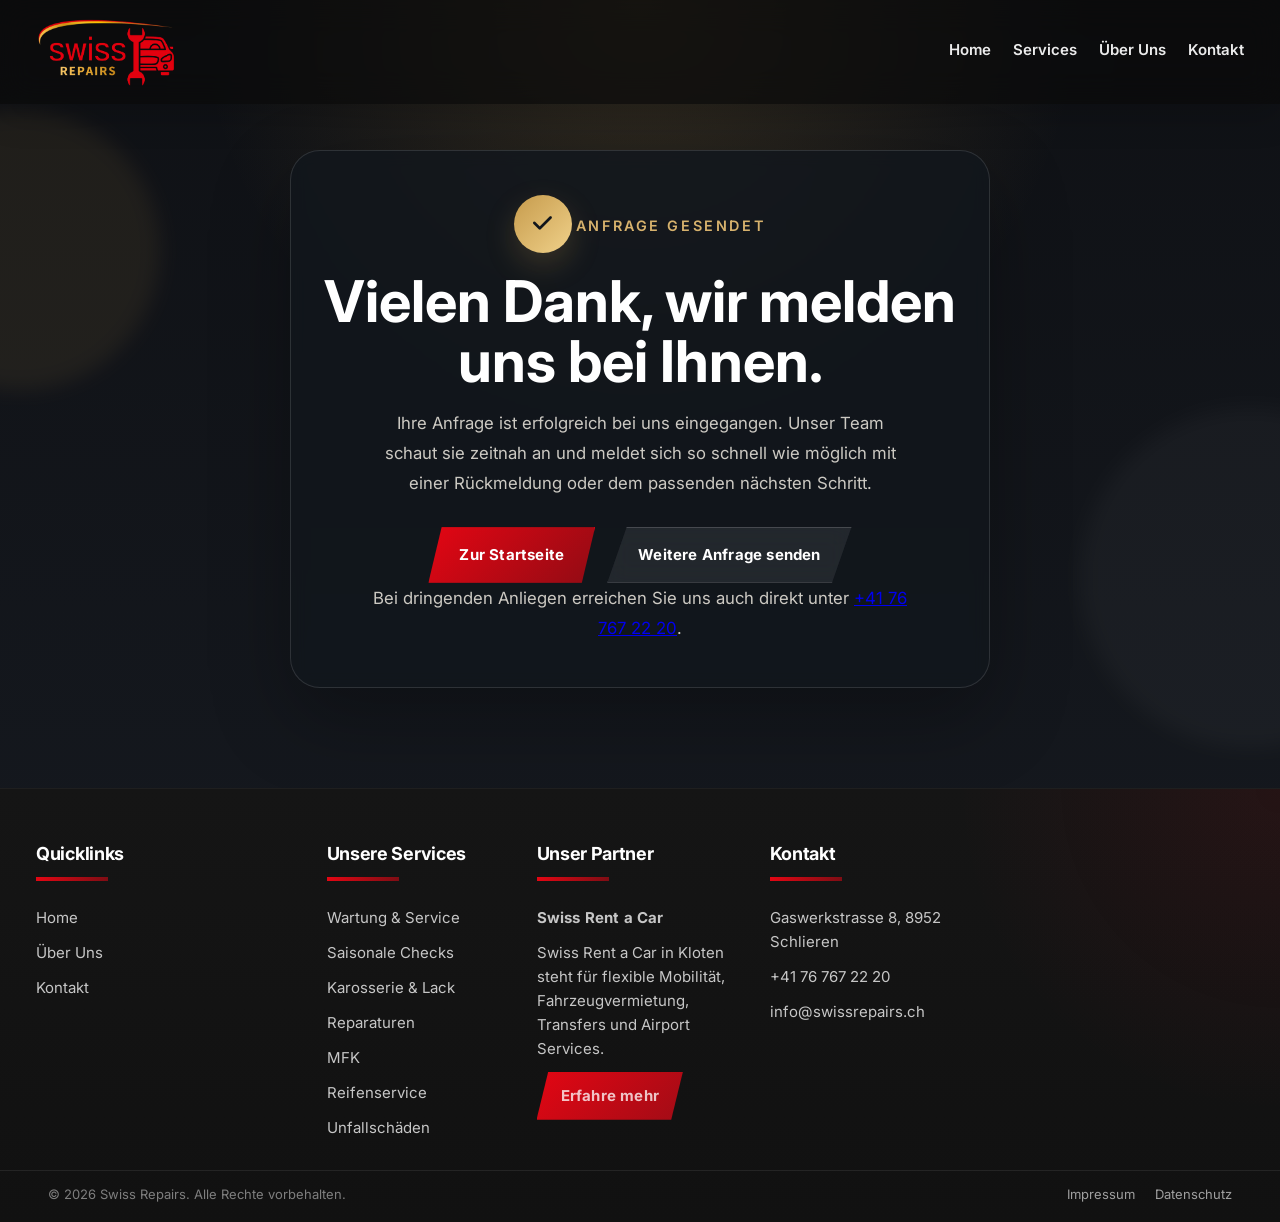
<file: danke.html>
<!DOCTYPE html>
<html lang="de">
<head>
  <meta charset="UTF-8">
  <meta name="viewport" content="width=device-width, initial-scale=1.0">
  <link rel="icon" type="image/webp" href="img/favicon-3/favicon.webp">
  <link rel="icon" type="image/webp" sizes="96x96" href="img/favicon-3/favicon-96x96.webp">
  <link rel="apple-touch-icon" sizes="180x180" href="img/favicon-3/apple-touch-icon.webp">
  <link rel="manifest" href="site.webmanifest">
  <meta name="theme-color" content="#111111">
  <title>Vielen Dank | Swiss Repairs Schlieren</title>
  <meta name="description" content="Vielen Dank für Ihre Anfrage bei Swiss Repairs. Wir melden uns schnell mit einer Rückmeldung oder einem Terminvorschlag.">
  <meta name="keywords" content="Vielen Dank Swiss Repairs, Anfrage bestätigt Werkstatt, Terminbestätigung Schlieren, Kontaktformular Swiss Repairs">
  <meta name="robots" content="noindex, nofollow">
  <meta name="author" content="Swiss Repairs">
  <link rel="canonical" href="https://www.swissrepairs.ch/danke.html">
  <meta property="og:title" content="Vielen Dank | Swiss Repairs Schlieren">
  <meta property="og:description" content="Ihre Anfrage wurde gesendet. Swiss Repairs meldet sich so schnell wie möglich bei Ihnen.">
  <meta property="og:type" content="website">
  <meta property="og:url" content="https://www.swissrepairs.ch/danke.html">
  <meta property="og:image" content="https://www.swissrepairs.ch/img/Swiss%20Repairs%20Logo.png">
  <meta property="og:locale" content="de_CH">
  <meta property="og:site_name" content="Swiss Repairs">
  <meta name="twitter:card" content="summary">
  <meta name="twitter:title" content="Vielen Dank | Swiss Repairs Schlieren">
  <meta name="twitter:description" content="Ihre Anfrage bei Swiss Repairs wurde erfolgreich gesendet.">
  <link rel="preconnect" href="https://fonts.googleapis.com">
  <link rel="preconnect" href="https://fonts.gstatic.com" crossorigin>
  <link href="https://fonts.googleapis.com/css2?family=Poppins:wght@600;700&family=Inter:wght@400;500;600&display=swap" rel="stylesheet">
  <link rel="stylesheet" href="https://cdnjs.cloudflare.com/ajax/libs/font-awesome/6.7.2/css/all.min.css">
  <link rel="stylesheet" href="general.css">
  <link rel="stylesheet" href="index.css">
  <script type="application/ld+json">
    {
      "@context": "https://schema.org",
      "@type": "WebPage",
      "name": "Vielen Dank | Swiss Repairs",
      "url": "https://www.swissrepairs.ch/danke.html"
    }
  </script>
  <style>
    body {
      min-height: 100vh;
      background:
        radial-gradient(circle at top, rgba(198, 155, 76, 0.2), transparent 32%),
        linear-gradient(180deg, #0f1115 0%, #171b22 100%);
      color: #f6f1e8;
    }

    .gbsrac-thanks {
      position: relative;
      overflow: hidden;
      padding: 150px 20px 100px;
    }

    .gbsrac-thanks::before,
    .gbsrac-thanks::after {
      content: "";
      position: absolute;
      border-radius: 999px;
      filter: blur(10px);
      opacity: 0.55;
      pointer-events: none;
    }

    .gbsrac-thanks::before {
      top: 110px;
      left: -120px;
      width: 280px;
      height: 280px;
      background: rgba(198, 155, 76, 0.16);
    }

    .gbsrac-thanks::after {
      right: -140px;
      bottom: 40px;
      width: 340px;
      height: 340px;
      background: rgba(255, 255, 255, 0.06);
    }

    .gbsrac-thanks-container {
      position: relative;
      z-index: 1;
      max-width: 700px;
      margin: 0 auto;
    }

    .gbsrac-thanks-card {
      padding: 44px 32px;
      border: 1px solid rgba(255, 255, 255, 0.12);
      border-radius: 30px;
      background: rgba(18, 22, 29, 0.82);
      box-shadow: 0 30px 80px rgba(0, 0, 0, 0.28);
      text-align: center;
      backdrop-filter: blur(8px);
    }

    .gbsrac-thanks-badge {
      display: inline-flex;
      align-items: center;
      justify-content: center;
      width: 58px;
      height: 58px;
      margin-bottom: 18px;
      border-radius: 50%;
      background: linear-gradient(135deg, #c69b4c, #f0d18a);
      color: #11151b;
      font-size: 1.35rem;
      box-shadow: 0 12px 30px rgba(198, 155, 76, 0.22);
    }

    .gbsrac-thanks-kicker {
      display: inline-block;
      margin-bottom: 14px;
      color: #d7b26d;
      font-size: 0.9rem;
      font-weight: 600;
      letter-spacing: 0.18em;
      text-transform: uppercase;
    }

    .gbsrac-thanks-card h1 {
      margin: 0 0 16px;
      color: #ffffff;
      font-size: clamp(2.1rem, 5vw, 3.6rem);
      line-height: 1.05;
    }

    .gbsrac-thanks-card p {
      max-width: 540px;
      margin: 0 auto;
      color: rgba(246, 241, 232, 0.82);
      font-size: 1.05rem;
      line-height: 1.8;
    }

    .gbsrac-thanks-actions {
      display: flex;
      justify-content: center;
      gap: 12px;
      flex-wrap: wrap;
      margin-top: 28px;
    }

    .gbsrac-thanks-note {
      margin-top: 24px;
      color: rgba(246, 241, 232, 0.62);
      font-size: 0.95rem;
    }

    @media (max-width: 640px) {
      .gbsrac-thanks {
        padding: 120px 16px 72px;
      }

      .gbsrac-thanks-card {
        padding: 32px 20px;
        border-radius: 24px;
      }

      .gbsrac-thanks-actions {
        flex-direction: column;
        align-items: stretch;
      }

      .gbsrac-thanks-actions a {
        width: 100%;
      }
    }
  </style>
</head>
<body>
  <header class="gbsrac-navbar is-scrolled" id="home">
    <div class="gbsrac-navbar-container">
      <a href="index.html" class="gbsrac-navbar-brand">
      <img src="img/Swiss Repairs Logo.webp" alt="Swiss Repairs Logo">
      </a>

      <button class="gbsrac-navbar-toggle" type="button" aria-label="Navigation öffnen" aria-expanded="false">
        <span></span>
        <span></span>
        <span></span>
      </button>

      <nav class="gbsrac-navbar-menu">
        <a href="index.html" class="gbsrac-navbar-link">Home</a>
        <div class="gbsrac-navbar-dropdown">
          <a href="index.html#services" class="gbsrac-navbar-link">Services</a>
          <div class="gbsrac-navbar-dropdown-menu">
            <a href="wartung.html">Wartung &amp; Service</a>
            <a href="saison.html">Saisonale Checks</a>
            <a href="mfk.html">MFK</a>
            <a href="reparaturen.html">Reparaturen</a>
            <a href="karosserie.html">Karosserie &amp; Lack</a>
            <a href="unfall.html">Unfallschäden</a>
            <a href="reifen.html">Reifenservice</a>
          </div>
        </div>
        <a href="ueberuns.html" class="gbsrac-navbar-link">Über Uns</a>
        <a href="kontakt.html" class="gbsrac-navbar-link">Kontakt</a>
      </nav>
    </div>
  </header>

  <section class="gbsrac-thanks">
    <div class="gbsrac-thanks-container">
      <div class="gbsrac-thanks-card">
        <div class="gbsrac-thanks-badge">
          <i class="fa-solid fa-check"></i>
        </div>
        <span class="gbsrac-thanks-kicker">Anfrage gesendet</span>
        <h1>Vielen Dank, wir melden uns bei Ihnen.</h1>
        <p>
          Ihre Anfrage ist erfolgreich bei uns eingegangen. Unser Team schaut sie
          zeitnah an und meldet sich so schnell wie möglich mit einer Rückmeldung
          oder dem passenden nächsten Schritt.
        </p>

        <div class="gbsrac-thanks-actions">
          <a href="index.html" class="gbsrac-btn gbsrac-btn-primary">Zur Startseite</a>
          <a href="kontakt.html" class="gbsrac-btn gbsrac-btn-secondary">Weitere Anfrage senden</a>
        </div>

        <p class="gbsrac-thanks-note">
          Bei dringenden Anliegen erreichen Sie uns auch direkt unter
          <a href="tel:+41767672220">+41 76 767 22 20</a>.
        </p>
      </div>
    </div>
  </section>

  <footer class="gbsrac-footer">
    <div class="gbsrac-footer-container">
      <div class="gbsrac-footer-column">
        <span class="gbsrac-footer-title">Quicklinks</span>
        <a href="index.html">Home</a>
        <a href="ueberuns.html">Über Uns</a>
        <a href="kontakt.html">Kontakt</a>
      </div>

      <div class="gbsrac-footer-column">
        <span class="gbsrac-footer-title">Unsere Services</span>
        <a href="wartung.html">Wartung &amp; Service</a>
        <a href="saison.html">Saisonale Checks</a>
        <a href="karosserie.html">Karosserie &amp; Lack</a>
        <a href="reparaturen.html">Reparaturen</a>
        <a href="mfk.html">MFK</a>
        <a href="reifen.html">Reifenservice</a>
        <a href="unfall.html">Unfallschäden</a>
      </div>

      <div class="gbsrac-footer-column gbsrac-footer-partner">
        <span class="gbsrac-footer-title">Unser Partner</span>
        <p class="gbsrac-footer-partner-name">Swiss Rent a Car</p>
        <p>
          Swiss Rent a Car in Kloten steht für flexible Mobilität,
          Fahrzeugvermietung, Transfers und Airport Services.
        </p>
        <a href="https://swissrentacar.ch" class="gbsrac-footer-partner-btn" target="_blank" rel="noopener noreferrer">Erfahre mehr</a>
      </div>

      <div class="gbsrac-footer-column">
        <span class="gbsrac-footer-title">Kontakt</span>
        <p>Gaswerkstrasse 8, 8952 Schlieren</p>
        <a href="tel:+41767672220">+41 76 767 22 20</a>
        <a href="mailto:info@swissrepairs.ch">info@swissrepairs.ch</a>
      </div>
    </div>

    <div class="gbsrac-footer-bottom">
      <p>&copy; 2026 Swiss Repairs. Alle Rechte vorbehalten.</p>
      <div class="gbsrac-footer-bottom-links">
        <a href="impressum.html">Impressum</a>
        <a href="datenschutz.html">Datenschutz</a>
      </div>
    </div>
  </footer>

  <script>
    document.addEventListener("DOMContentLoaded", function () {
      const navbar = document.querySelector(".gbsrac-navbar");
      const navbarToggle = document.querySelector(".gbsrac-navbar-toggle");
      const navbarLinks = document.querySelectorAll(".gbsrac-navbar-menu a");

      if (navbar && navbarToggle) {
        navbarToggle.addEventListener("click", function () {
          const isOpen = navbar.classList.toggle("is-open");
          navbarToggle.setAttribute("aria-expanded", String(isOpen));
        });

        navbarLinks.forEach(function (link) {
          link.addEventListener("click", function () {
            navbar.classList.remove("is-open");
            navbarToggle.setAttribute("aria-expanded", "false");
          });
        });
      }
    });
  </script>
</body>
</html>
</file>
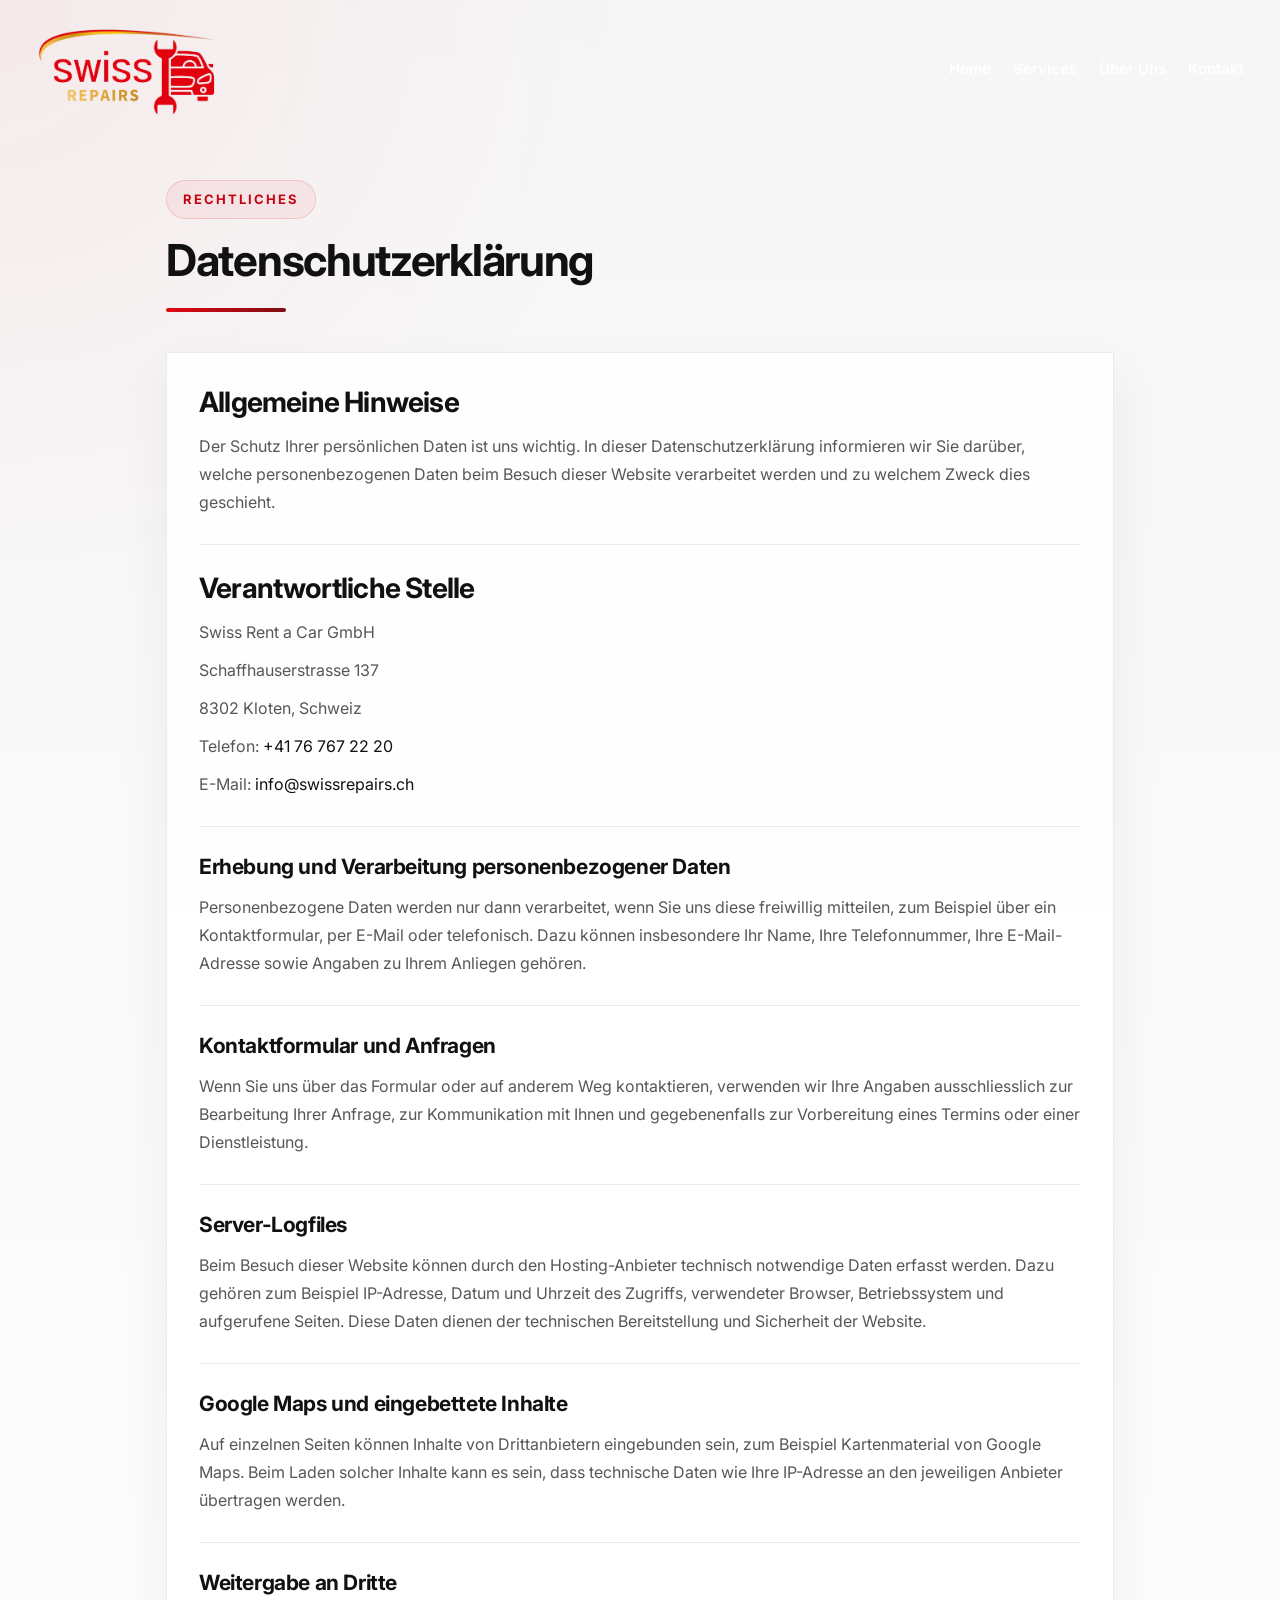
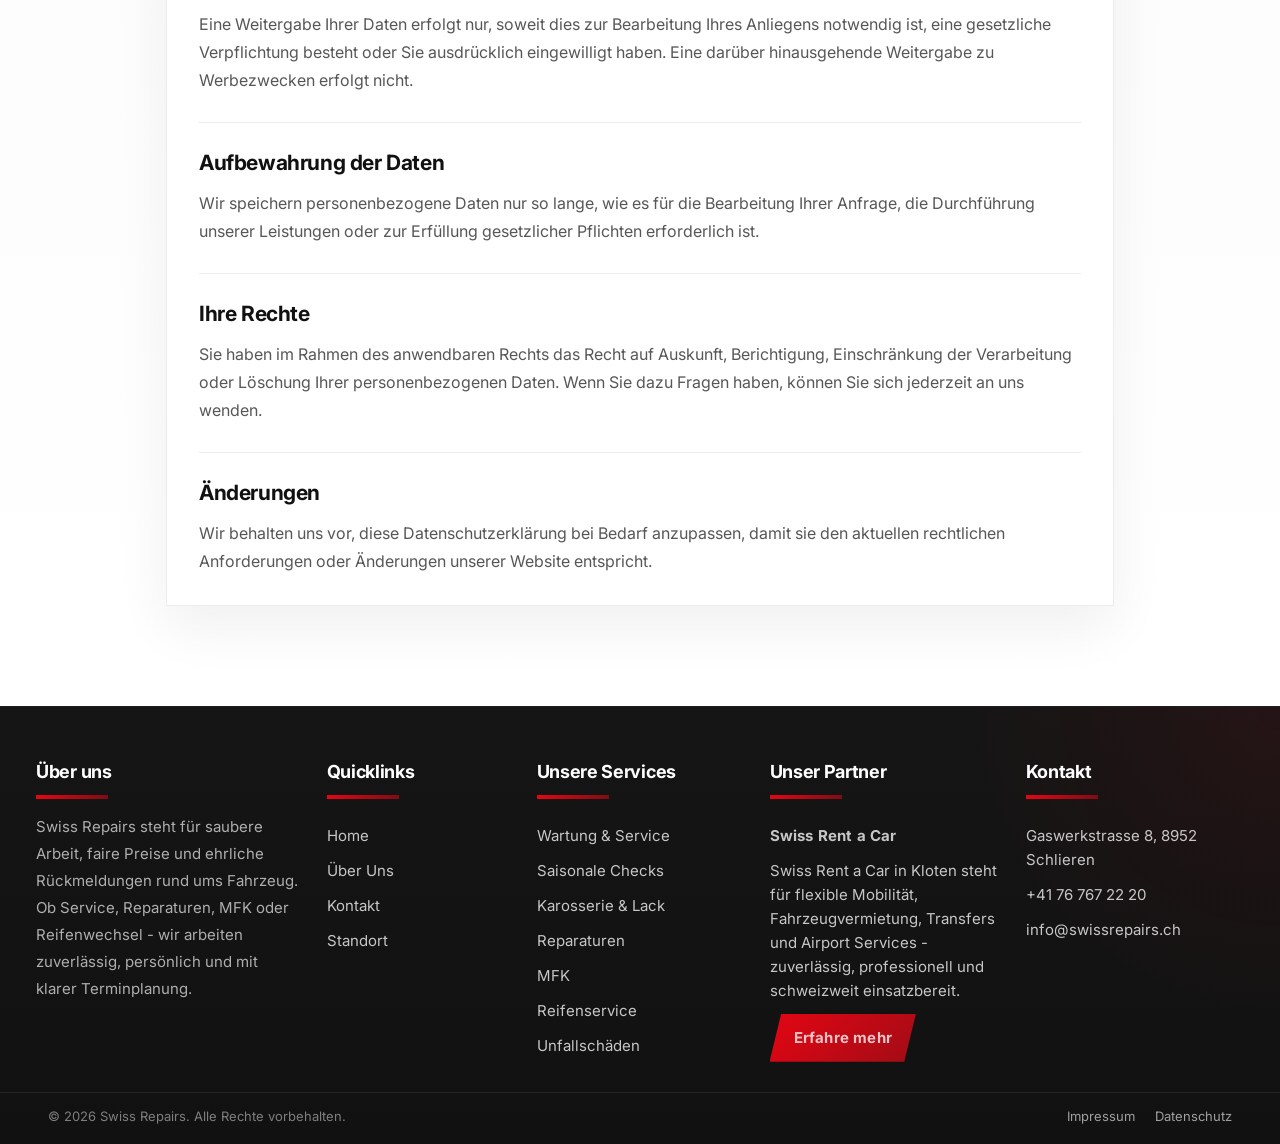
<file: datenschutz.html>
<!DOCTYPE html>
<html lang="de">
<head>
  <meta charset="UTF-8">
  <meta name="viewport" content="width=device-width, initial-scale=1.0">
  <link rel="icon" type="image/webp" href="img/favicon-3/favicon.webp">
  <link rel="icon" type="image/webp" sizes="96x96" href="img/favicon-3/favicon-96x96.webp">
  <link rel="apple-touch-icon" sizes="180x180" href="img/favicon-3/apple-touch-icon.webp">
  <link rel="manifest" href="site.webmanifest">
  <meta name="theme-color" content="#111111">
  <title>Datenschutz Swiss Repairs | Schlieren</title>
  <meta name="description" content="Datenschutzerklärung von Swiss Repairs in Schlieren. Informationen zur Verarbeitung personenbezogener Daten auf dieser Website.">
  <meta name="keywords" content="Datenschutz Swiss Repairs, Datenschutzerklärung Werkstatt, Datenschutz Website Schweiz, DSG Schweiz, Swiss Repairs Schlieren, Kontaktformular Datenschutz">
  <meta name="robots" content="index, follow">
  <meta name="author" content="Swiss Repairs">
  <link rel="canonical" href="https://www.swissrepairs.ch/datenschutz.html">
  <meta property="og:title" content="Datenschutz Swiss Repairs | Schlieren">
  <meta property="og:description" content="Informationen zum Datenschutz und zur Verarbeitung personenbezogener Daten bei Swiss Repairs.">
  <meta property="og:type" content="website">
  <meta property="og:url" content="https://www.swissrepairs.ch/datenschutz.html">
  <meta property="og:image" content="https://www.swissrepairs.ch/img/Swiss%20Repairs%20Logo.png">
  <meta property="og:locale" content="de_CH">
  <meta property="og:site_name" content="Swiss Repairs">
  <meta name="twitter:card" content="summary">
  <meta name="twitter:title" content="Datenschutz Swiss Repairs | Schlieren">
  <meta name="twitter:description" content="Datenschutzerklärung von Swiss Repairs in Schlieren.">
  <link rel="preconnect" href="https://fonts.googleapis.com">
  <link rel="preconnect" href="https://fonts.gstatic.com" crossorigin>
  <link href="https://fonts.googleapis.com/css2?family=Poppins:wght@600;700&family=Inter:wght@400;500&display=swap" rel="stylesheet">
  <link rel="stylesheet" href="https://cdnjs.cloudflare.com/ajax/libs/font-awesome/6.7.2/css/all.min.css">
  <link rel="stylesheet" href="general.css">
  <link rel="stylesheet" href="index.css">
  <link rel="stylesheet" href="datenschutz.css">
  <script type="application/ld+json">
    {
      "@context": "https://schema.org",
      "@type": "WebPage",
      "name": "Datenschutz | Swiss Repairs",
      "url": "https://www.swissrepairs.ch/datenschutz.html"
    }
  </script>
</head>
<body>
<header class="gbsrac-navbar" id="home">
  <div class="gbsrac-navbar-container">
    <a href="index.html" class="gbsrac-navbar-brand">
      <img src="img/Swiss Repairs Logo.webp" alt="Swiss Repairs Logo">
    </a>

    <button class="gbsrac-navbar-toggle" type="button" aria-label="Navigation öffnen" aria-expanded="false">
      <span></span>
      <span></span>
      <span></span>
    </button>

    <nav class="gbsrac-navbar-menu">
      <a href="index.html" class="gbsrac-navbar-link">Home</a>

      <div class="gbsrac-navbar-dropdown">
        <a href="index.html#services" class="gbsrac-navbar-link">Services</a>
        <div class="gbsrac-navbar-dropdown-menu">
          <a href="wartung.html">Wartung &amp; Service</a>
          <a href="saison.html">Saisonale Checks</a>
          <a href="mfk.html">MFK</a>
          <a href="reparaturen.html">Reparaturen</a>
          <a href="karosserie.html">Karosserie &amp; Lack</a>
          <a href="unfall.html">Unfallschäden</a>
          <a href="reifen.html">Reifenservice</a>
        </div>
      </div>

      <a href="ueberuns.html" class="gbsrac-navbar-link">Über Uns</a>
      <a href="kontakt.html" class="gbsrac-navbar-link">Kontakt</a>
    </nav>
  </div>
</header>

<script>
document.addEventListener("DOMContentLoaded", function () {
  const navbar = document.querySelector(".gbsrac-navbar");
  const navbarToggle = document.querySelector(".gbsrac-navbar-toggle");
  const navbarLinks = document.querySelectorAll(".gbsrac-navbar-menu a");

  function updateNavbarState() {
    if (!navbar) return;
    navbar.classList.toggle("is-scrolled", window.scrollY > 30);
  }

  if (navbar && navbarToggle) {
    navbarToggle.addEventListener("click", function () {
      const isOpen = navbar.classList.toggle("is-open");
      navbarToggle.setAttribute("aria-expanded", String(isOpen));
    });

    navbarLinks.forEach(function (link) {
      link.addEventListener("click", function () {
        navbar.classList.remove("is-open");
        navbarToggle.setAttribute("aria-expanded", "false");
      });
    });
  }

  updateNavbarState();
  window.addEventListener("scroll", updateNavbarState, { passive: true });
});
</script>

<main class="gbsrac-legal-page">
  <div class="gbsrac-legal-container">
    <div class="gbsrac-legal-header">
      <span class="gbsrac-legal-subtitle">Rechtliches</span>
      <h1>Datenschutzerklärung</h1>
      <div class="gbsrac-legal-line"></div>
    </div>

    <div class="gbsrac-legal-card">
      <section class="gbsrac-legal-block">
        <h2>Allgemeine Hinweise</h2>
        <p>Der Schutz Ihrer persönlichen Daten ist uns wichtig. In dieser Datenschutzerklärung informieren wir Sie darüber, welche personenbezogenen Daten beim Besuch dieser Website verarbeitet werden und zu welchem Zweck dies geschieht.</p>
      </section>

      <section class="gbsrac-legal-block">
        <h2>Verantwortliche Stelle</h2>
        <p>Swiss Rent a Car GmbH</p>
        <p>Schaffhauserstrasse 137</p>
        <p>8302 Kloten, Schweiz</p>
        <p>Telefon: <a href="tel:+41767672220">+41 76 767 22 20</a></p>
        <p>E-Mail: <a href="mailto:info@swissrepairs.ch">info@swissrepairs.ch</a></p>
      </section>

      <section class="gbsrac-legal-block">
        <h3>Erhebung und Verarbeitung personenbezogener Daten</h3>
        <p>Personenbezogene Daten werden nur dann verarbeitet, wenn Sie uns diese freiwillig mitteilen, zum Beispiel über ein Kontaktformular, per E-Mail oder telefonisch. Dazu können insbesondere Ihr Name, Ihre Telefonnummer, Ihre E-Mail-Adresse sowie Angaben zu Ihrem Anliegen gehören.</p>
      </section>

      <section class="gbsrac-legal-block">
        <h3>Kontaktformular und Anfragen</h3>
        <p>Wenn Sie uns über das Formular oder auf anderem Weg kontaktieren, verwenden wir Ihre Angaben ausschliesslich zur Bearbeitung Ihrer Anfrage, zur Kommunikation mit Ihnen und gegebenenfalls zur Vorbereitung eines Termins oder einer Dienstleistung.</p>
      </section>

      <section class="gbsrac-legal-block">
        <h3>Server-Logfiles</h3>
        <p>Beim Besuch dieser Website können durch den Hosting-Anbieter technisch notwendige Daten erfasst werden. Dazu gehören zum Beispiel IP-Adresse, Datum und Uhrzeit des Zugriffs, verwendeter Browser, Betriebssystem und aufgerufene Seiten. Diese Daten dienen der technischen Bereitstellung und Sicherheit der Website.</p>
      </section>

      <section class="gbsrac-legal-block">
        <h3>Google Maps und eingebettete Inhalte</h3>
        <p>Auf einzelnen Seiten können Inhalte von Drittanbietern eingebunden sein, zum Beispiel Kartenmaterial von Google Maps. Beim Laden solcher Inhalte kann es sein, dass technische Daten wie Ihre IP-Adresse an den jeweiligen Anbieter übertragen werden.</p>
      </section>

      <section class="gbsrac-legal-block">
        <h3>Weitergabe an Dritte</h3>
        <p>Eine Weitergabe Ihrer Daten erfolgt nur, soweit dies zur Bearbeitung Ihres Anliegens notwendig ist, eine gesetzliche Verpflichtung besteht oder Sie ausdrücklich eingewilligt haben. Eine darüber hinausgehende Weitergabe zu Werbezwecken erfolgt nicht.</p>
      </section>

      <section class="gbsrac-legal-block">
        <h3>Aufbewahrung der Daten</h3>
        <p>Wir speichern personenbezogene Daten nur so lange, wie es für die Bearbeitung Ihrer Anfrage, die Durchführung unserer Leistungen oder zur Erfüllung gesetzlicher Pflichten erforderlich ist.</p>
      </section>

      <section class="gbsrac-legal-block">
        <h3>Ihre Rechte</h3>
        <p>Sie haben im Rahmen des anwendbaren Rechts das Recht auf Auskunft, Berichtigung, Einschränkung der Verarbeitung oder Löschung Ihrer personenbezogenen Daten. Wenn Sie dazu Fragen haben, können Sie sich jederzeit an uns wenden.</p>
      </section>

      <section class="gbsrac-legal-block">
        <h3>Änderungen</h3>
        <p>Wir behalten uns vor, diese Datenschutzerklärung bei Bedarf anzupassen, damit sie den aktuellen rechtlichen Anforderungen oder Änderungen unserer Website entspricht.</p>
      </section>
    </div>
  </div>
</main>

<footer class="gbsrac-footer">
  <div class="gbsrac-footer-container">
    <div class="gbsrac-footer-brand">
      <h2>Über uns</h2>
      <p>
        Swiss Repairs steht für saubere Arbeit, faire Preise und ehrliche
        Rückmeldungen rund ums Fahrzeug. Ob Service, Reparaturen, MFK oder
        Reifenwechsel - wir arbeiten zuverlässig, persönlich und mit klarer
        Terminplanung.
      </p>
    </div>

    <div class="gbsrac-footer-column">
      <span class="gbsrac-footer-title">Quicklinks</span>
      <a href="index.html">Home</a>
      <a href="ueberuns.html">Über Uns</a>
      <a href="kontakt.html">Kontakt</a>
      <a href="kontakt.html#location">Standort</a>
    </div>

    <div class="gbsrac-footer-column">
      <span class="gbsrac-footer-title">Unsere Services</span>
      <a href="wartung.html">Wartung &amp; Service</a>
      <a href="saison.html">Saisonale Checks</a>
      <a href="karosserie.html">Karosserie &amp; Lack</a>
      <a href="reparaturen.html">Reparaturen</a>
      <a href="mfk.html">MFK</a>
      <a href="reifen.html">Reifenservice</a>
      <a href="unfall.html">Unfallschäden</a>
    </div>

    <div class="gbsrac-footer-column gbsrac-footer-partner">
      <span class="gbsrac-footer-title">Unser Partner</span>
      <p class="gbsrac-footer-partner-name">Swiss Rent a Car</p>
      <p>
        Swiss Rent a Car in Kloten steht für flexible Mobilität,
        Fahrzeugvermietung, Transfers und Airport Services - zuverlässig,
        professionell und schweizweit einsatzbereit.
      </p>
      <a href="https://swissrentacar.ch" class="gbsrac-footer-partner-btn" target="_blank" rel="noopener noreferrer">Erfahre mehr</a>
    </div>

    <div class="gbsrac-footer-column">
      <span class="gbsrac-footer-title">Kontakt</span>
      <p>Gaswerkstrasse 8, 8952 Schlieren</p>
      <a href="tel:+41767672220">+41 76 767 22 20</a>
      <a href="mailto:info@swissrepairs.ch">info@swissrepairs.ch</a>
    </div>
  </div>

  <div class="gbsrac-footer-bottom">
    <p>&copy; 2026 Swiss Repairs. Alle Rechte vorbehalten.</p>
    <div class="gbsrac-footer-bottom-links">
      <a href="impressum.html">Impressum</a>
      <a href="datenschutz.html">Datenschutz</a>
    </div>
  </div>
</footer>
</body>
</html>
</file>
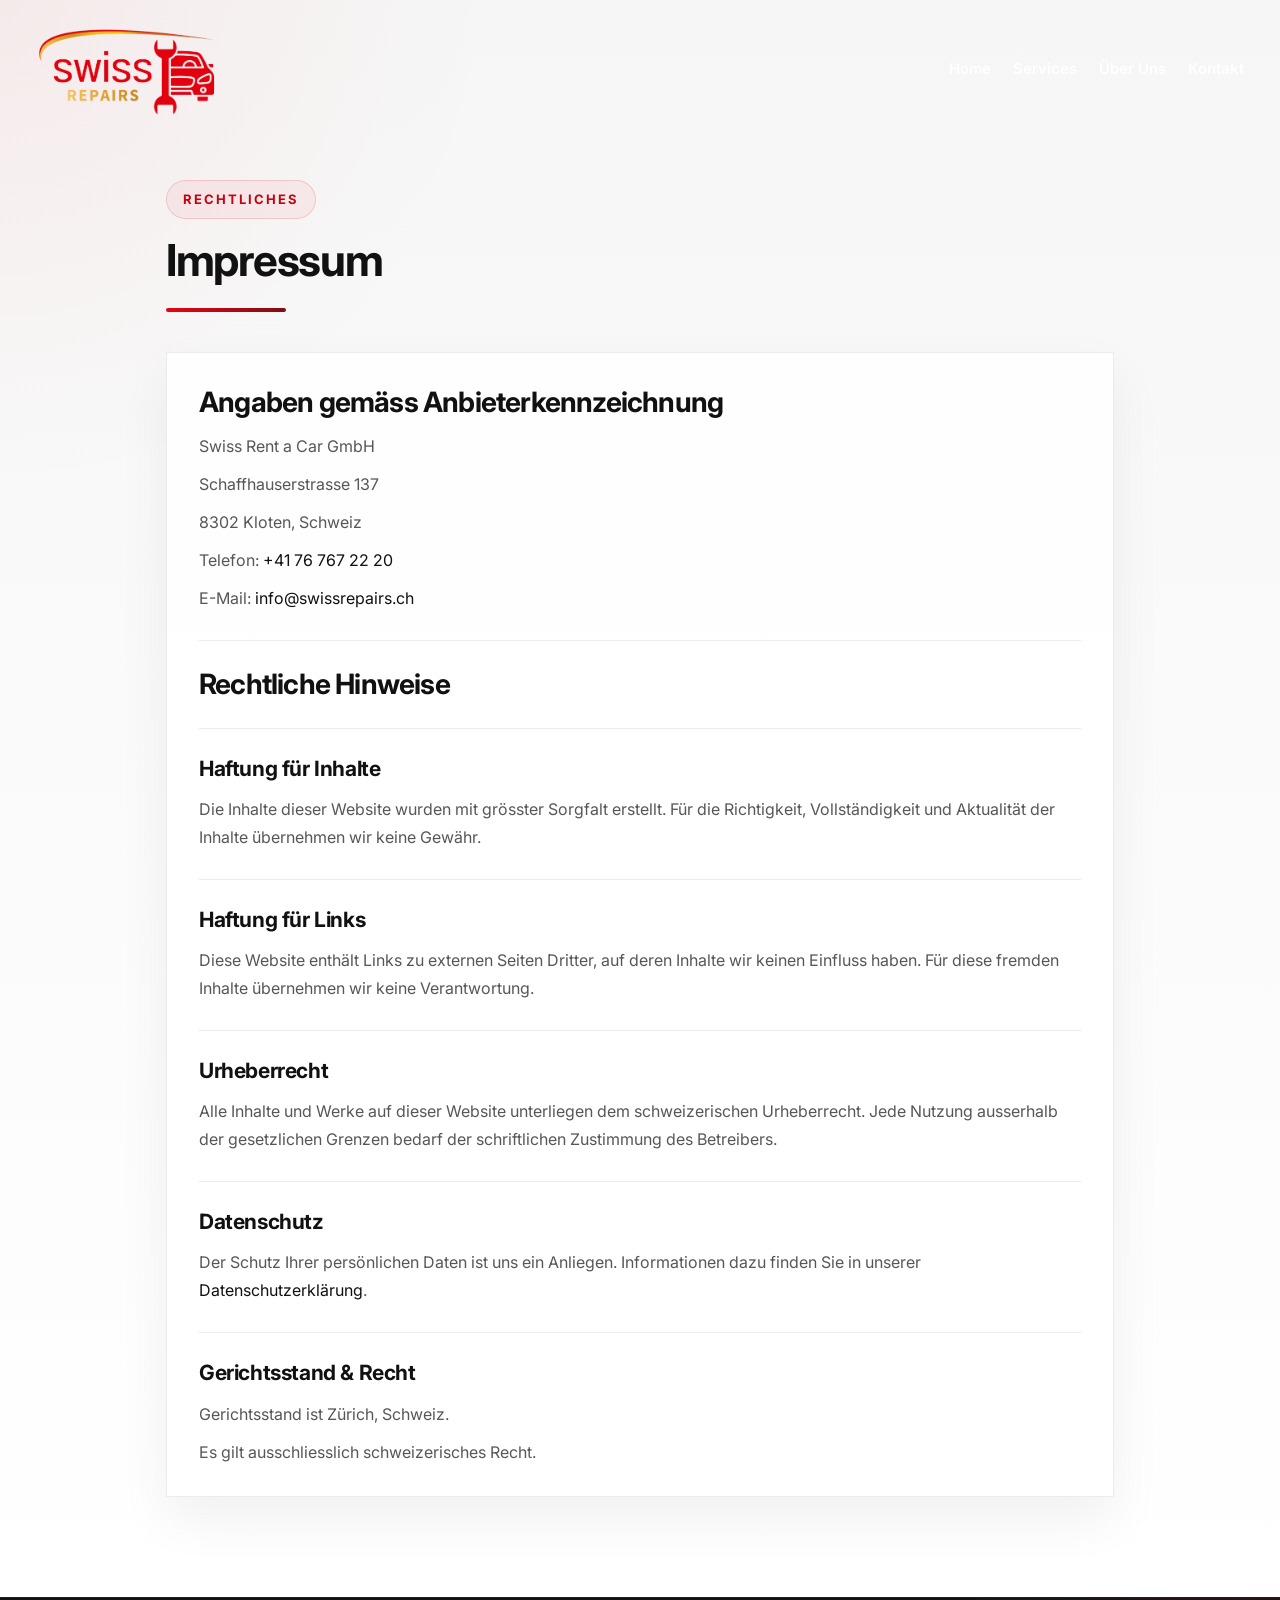
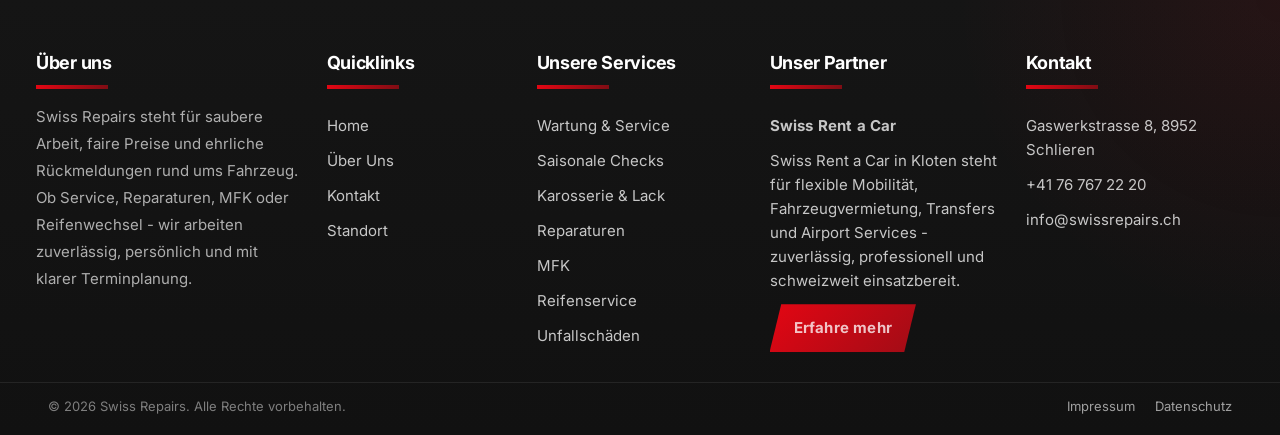
<file: impressum.html>
<!DOCTYPE html>
<html lang="de">
<head>
  <meta charset="UTF-8">
  <meta name="viewport" content="width=device-width, initial-scale=1.0">
  <link rel="icon" type="image/webp" href="img/favicon-3/favicon.webp">
  <link rel="icon" type="image/webp" sizes="96x96" href="img/favicon-3/favicon-96x96.webp">
  <link rel="apple-touch-icon" sizes="180x180" href="img/favicon-3/apple-touch-icon.webp">
  <link rel="manifest" href="site.webmanifest">
  <meta name="theme-color" content="#111111">
  <title>Impressum Swiss Repairs | Schlieren</title>
  <meta name="description" content="Impressum von Swiss Repairs in Schlieren mit Anbieterangaben, Kontaktinformationen und rechtlichen Hinweisen.">
  <meta name="keywords" content="Impressum Swiss Repairs, Anbieterkennzeichnung Werkstatt, Swiss Repairs Schlieren, Kontakt Swiss Repairs, rechtliche Hinweise Werkstatt Schweiz">
  <meta name="robots" content="index, follow">
  <meta name="author" content="Swiss Repairs">
  <link rel="canonical" href="https://www.swissrepairs.ch/impressum.html">
  <meta property="og:title" content="Impressum Swiss Repairs | Schlieren">
  <meta property="og:description" content="Anbieterangaben und rechtliche Hinweise von Swiss Repairs in Schlieren.">
  <meta property="og:type" content="website">
  <meta property="og:url" content="https://www.swissrepairs.ch/impressum.html">
  <meta property="og:image" content="https://www.swissrepairs.ch/img/Swiss%20Repairs%20Logo.webp">
  <meta property="og:locale" content="de_CH">
  <meta property="og:site_name" content="Swiss Repairs">
  <meta name="twitter:card" content="summary">
  <meta name="twitter:title" content="Impressum Swiss Repairs | Schlieren">
  <meta name="twitter:description" content="Impressum und rechtliche Hinweise von Swiss Repairs.">
  <link rel="preconnect" href="https://fonts.googleapis.com">
  <link rel="preconnect" href="https://fonts.gstatic.com" crossorigin>
  <link href="https://fonts.googleapis.com/css2?family=Poppins:wght@600;700&family=Inter:wght@400;500&display=swap" rel="stylesheet">
  <link rel="stylesheet" href="https://cdnjs.cloudflare.com/ajax/libs/font-awesome/6.7.2/css/all.min.css">
  <link rel="stylesheet" href="general.css">
  <link rel="stylesheet" href="index.css">
  <link rel="stylesheet" href="impressum.css">
  <script type="application/ld+json">
    {
      "@context": "https://schema.org",
      "@type": "WebPage",
      "name": "Impressum | Swiss Repairs",
      "url": "https://www.swissrepairs.ch/impressum.html"
    }
  </script>
</head>
<body>
<header class="gbsrac-navbar" id="home">
  <div class="gbsrac-navbar-container">
    <a href="index.html" class="gbsrac-navbar-brand">
      <img src="img/Swiss Repairs Logo.webp" alt="Swiss Repairs Logo">
    </a>

    <button class="gbsrac-navbar-toggle" type="button" aria-label="Navigation öffnen" aria-expanded="false">
      <span></span>
      <span></span>
      <span></span>
    </button>

    <nav class="gbsrac-navbar-menu">
      <a href="index.html" class="gbsrac-navbar-link">Home</a>

      <div class="gbsrac-navbar-dropdown">
        <a href="index.html#services" class="gbsrac-navbar-link">Services</a>
        <div class="gbsrac-navbar-dropdown-menu">
          <a href="wartung.html">Wartung &amp; Service</a>
          <a href="saison.html">Saisonale Checks</a>
          <a href="mfk.html">MFK</a>
          <a href="reparaturen.html">Reparaturen</a>
          <a href="karosserie.html">Karosserie &amp; Lack</a>
          <a href="unfall.html">Unfallschäden</a>
          <a href="reifen.html">Reifenservice</a>
        </div>
      </div>

      <a href="ueberuns.html" class="gbsrac-navbar-link">Über Uns</a>
      <a href="kontakt.html" class="gbsrac-navbar-link">Kontakt</a>
    </nav>
  </div>
</header>

<script>
document.addEventListener("DOMContentLoaded", function () {
  const navbar = document.querySelector(".gbsrac-navbar");
  const navbarToggle = document.querySelector(".gbsrac-navbar-toggle");
  const navbarLinks = document.querySelectorAll(".gbsrac-navbar-menu a");

  function updateNavbarState() {
    if (!navbar) return;
    navbar.classList.toggle("is-scrolled", window.scrollY > 30);
  }

  if (navbar && navbarToggle) {
    navbarToggle.addEventListener("click", function () {
      const isOpen = navbar.classList.toggle("is-open");
      navbarToggle.setAttribute("aria-expanded", String(isOpen));
    });

    navbarLinks.forEach(function (link) {
      link.addEventListener("click", function () {
        navbar.classList.remove("is-open");
        navbarToggle.setAttribute("aria-expanded", "false");
      });
    });
  }

  updateNavbarState();
  window.addEventListener("scroll", updateNavbarState, { passive: true });
});
</script>

<main class="gbsrac-legal-page">
  <div class="gbsrac-legal-container">
    <div class="gbsrac-legal-header">
      <span class="gbsrac-legal-subtitle">Rechtliches</span>
      <h1>Impressum</h1>
      <div class="gbsrac-legal-line"></div>
    </div>

    <div class="gbsrac-legal-card">
      <section class="gbsrac-legal-block">
        <h2>Angaben gemäss Anbieterkennzeichnung</h2>
        <p>Swiss Rent a Car GmbH</p>
        <p>Schaffhauserstrasse 137</p>
        <p>8302 Kloten, Schweiz</p>
        <p>Telefon: <a href="tel:+41767672220">+41 76 767 22 20</a></p>
        <p>E-Mail: <a href="mailto:info@swissrepairs.ch">info@swissrepairs.ch</a></p>
      </section>

      <section class="gbsrac-legal-block">
        <h2>Rechtliche Hinweise</h2>
      </section>

      <section class="gbsrac-legal-block">
        <h3>Haftung für Inhalte</h3>
        <p>Die Inhalte dieser Website wurden mit grösster Sorgfalt erstellt. Für die Richtigkeit, Vollständigkeit und Aktualität der Inhalte übernehmen wir keine Gewähr.</p>
      </section>

      <section class="gbsrac-legal-block">
        <h3>Haftung für Links</h3>
        <p>Diese Website enthält Links zu externen Seiten Dritter, auf deren Inhalte wir keinen Einfluss haben. Für diese fremden Inhalte übernehmen wir keine Verantwortung.</p>
      </section>

      <section class="gbsrac-legal-block">
        <h3>Urheberrecht</h3>
        <p>Alle Inhalte und Werke auf dieser Website unterliegen dem schweizerischen Urheberrecht. Jede Nutzung ausserhalb der gesetzlichen Grenzen bedarf der schriftlichen Zustimmung des Betreibers.</p>
      </section>

      <section class="gbsrac-legal-block">
        <h3>Datenschutz</h3>
        <p>Der Schutz Ihrer persönlichen Daten ist uns ein Anliegen. Informationen dazu finden Sie in unserer <a href="datenschutz.html">Datenschutzerklärung</a>.</p>
      </section>

      <section class="gbsrac-legal-block">
        <h3>Gerichtsstand &amp; Recht</h3>
        <p>Gerichtsstand ist Zürich, Schweiz.</p>
        <p>Es gilt ausschliesslich schweizerisches Recht.</p>
      </section>
    </div>
  </div>
</main>

<footer class="gbsrac-footer">
  <div class="gbsrac-footer-container">
    <div class="gbsrac-footer-brand">
      <h2>Über uns</h2>
      <p>
        Swiss Repairs steht für saubere Arbeit, faire Preise und ehrliche
        Rückmeldungen rund ums Fahrzeug. Ob Service, Reparaturen, MFK oder
        Reifenwechsel - wir arbeiten zuverlässig, persönlich und mit klarer
        Terminplanung.
      </p>
    </div>

    <div class="gbsrac-footer-column">
      <span class="gbsrac-footer-title">Quicklinks</span>
      <a href="index.html">Home</a>
      <a href="ueberuns.html">Über Uns</a>
      <a href="kontakt.html">Kontakt</a>
      <a href="kontakt.html#location">Standort</a>
    </div>

    <div class="gbsrac-footer-column">
      <span class="gbsrac-footer-title">Unsere Services</span>
      <a href="wartung.html">Wartung &amp; Service</a>
      <a href="saison.html">Saisonale Checks</a>
      <a href="karosserie.html">Karosserie &amp; Lack</a>
      <a href="reparaturen.html">Reparaturen</a>
      <a href="mfk.html">MFK</a>
      <a href="reifen.html">Reifenservice</a>
      <a href="unfall.html">Unfallschäden</a>
    </div>

    <div class="gbsrac-footer-column gbsrac-footer-partner">
      <span class="gbsrac-footer-title">Unser Partner</span>
      <p class="gbsrac-footer-partner-name">Swiss Rent a Car</p>
      <p>
        Swiss Rent a Car in Kloten steht für flexible Mobilität,
        Fahrzeugvermietung, Transfers und Airport Services - zuverlässig,
        professionell und schweizweit einsatzbereit.
      </p>
      <a href="https://swissrentacar.ch" class="gbsrac-footer-partner-btn" target="_blank" rel="noopener noreferrer">Erfahre mehr</a>
    </div>

    <div class="gbsrac-footer-column">
      <span class="gbsrac-footer-title">Kontakt</span>
      <p>Gaswerkstrasse 8, 8952 Schlieren</p>
      <a href="tel:+41767672220">+41 76 767 22 20</a>
      <a href="mailto:info@swissrepairs.ch">info@swissrepairs.ch</a>
    </div>
  </div>

  <div class="gbsrac-footer-bottom">
    <p>&copy; 2026 Swiss Repairs. Alle Rechte vorbehalten.</p>
    <div class="gbsrac-footer-bottom-links">
      <a href="impressum.html">Impressum</a>
      <a href="datenschutz.html">Datenschutz</a>
    </div>
  </div>
</footer>
</body>
</html>
</file>
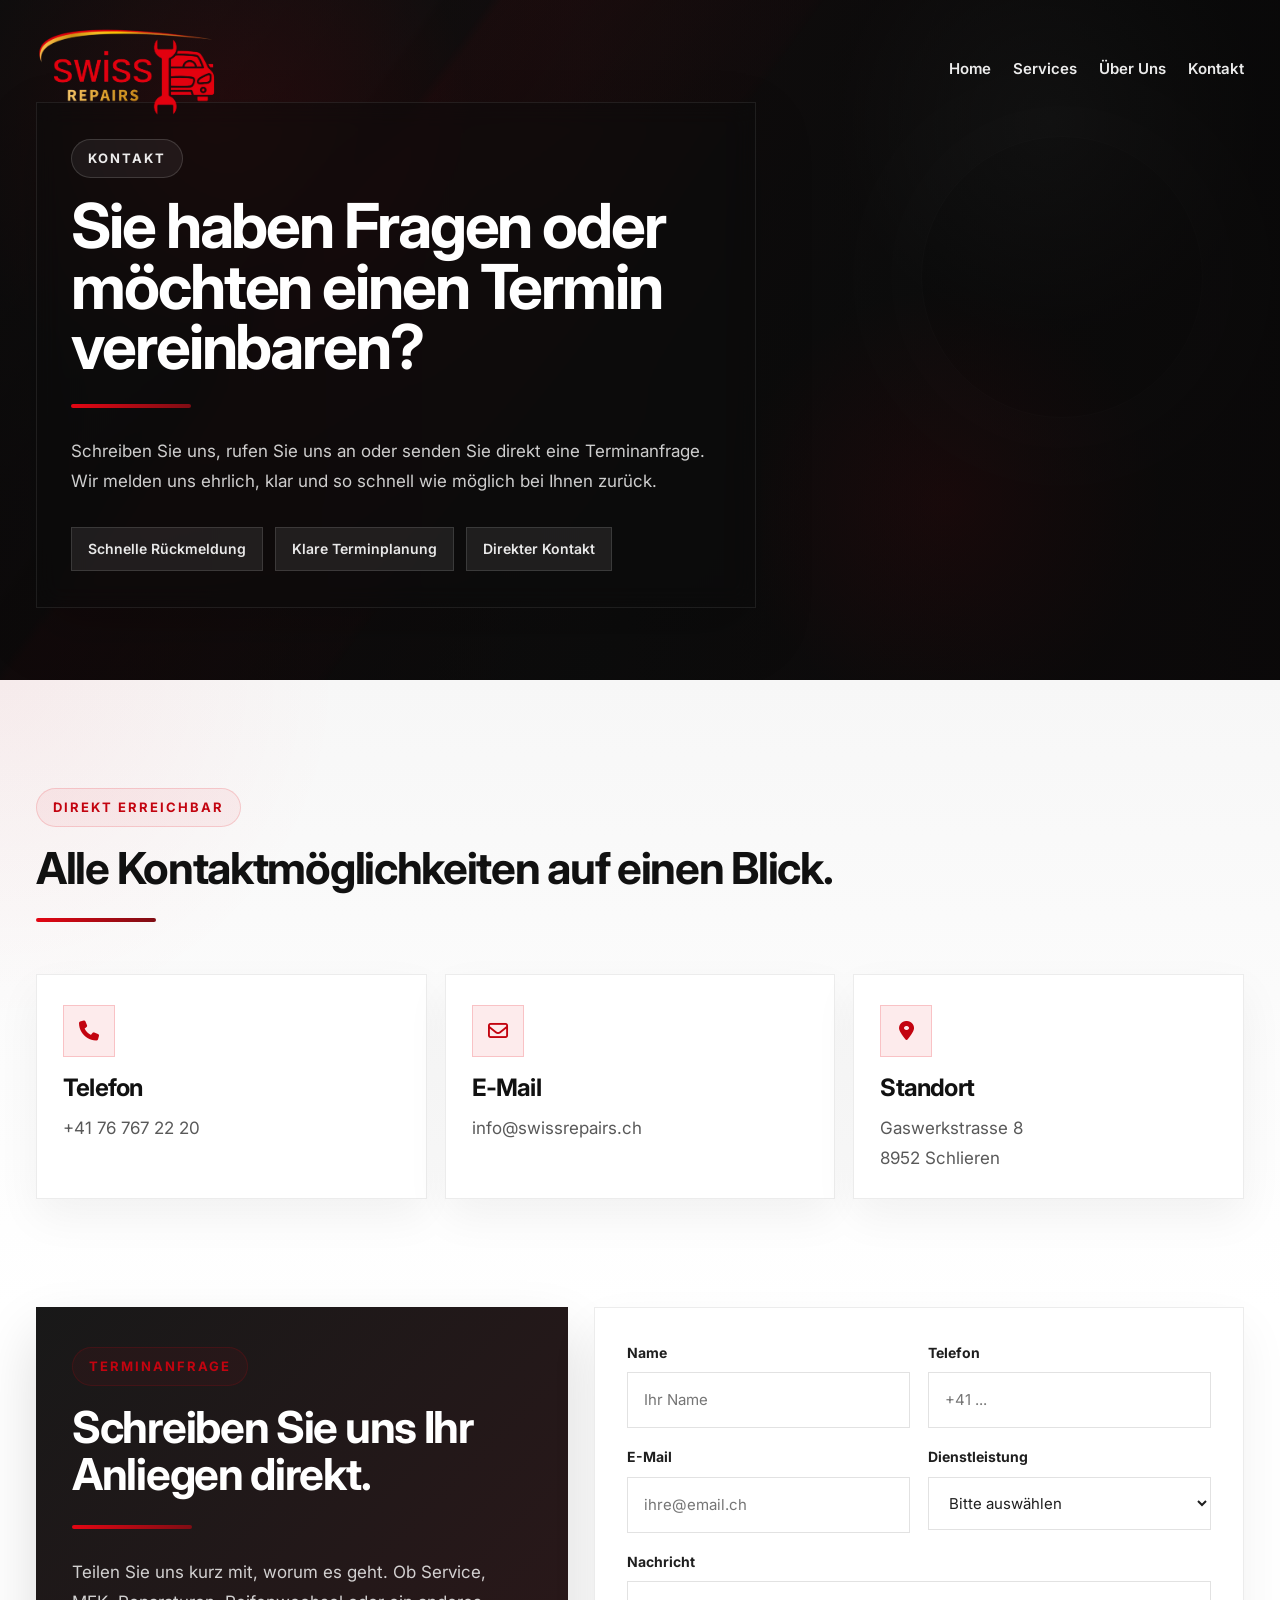
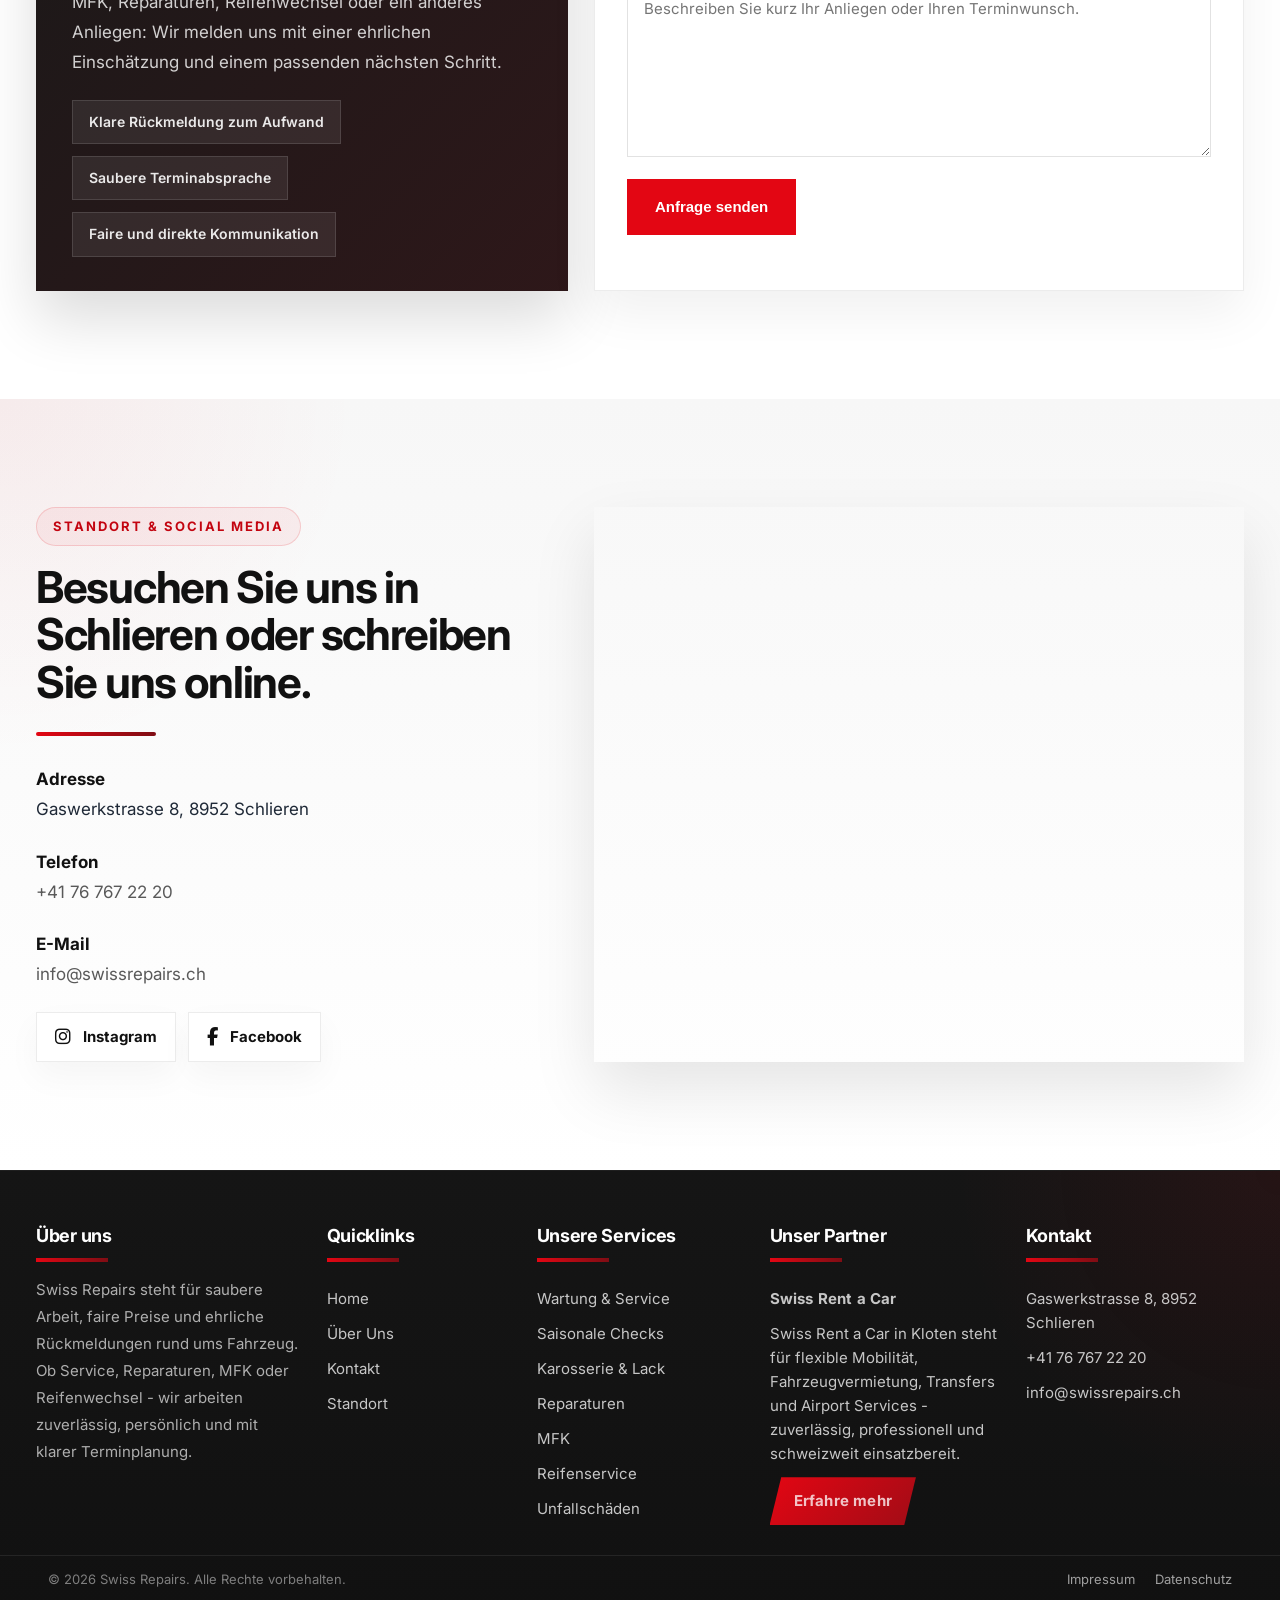
<file: kontakt.html>
<!DOCTYPE html>
<html lang="de">
<head>
  <meta charset="UTF-8">
  <meta name="viewport" content="width=device-width, initial-scale=1.0">
  <link rel="icon" type="image/webp" href="img/favicon-3/favicon.webp">
  <link rel="icon" type="image/webp" sizes="96x96" href="img/favicon-3/favicon-96x96.webp">
  <link rel="apple-touch-icon" sizes="180x180" href="img/favicon-3/apple-touch-icon.webp">
  <link rel="manifest" href="site.webmanifest">
  <meta name="theme-color" content="#111111">
  <title>Kontakt Autowerkstatt Schlieren | Swiss Repairs</title>
  <meta name="description" content="Kontaktieren Sie Swiss Repairs in Schlieren für Termin, Service oder Reparatur. Jetzt anfragen und schnell eine ehrliche Rückmeldung erhalten.">
  <meta name="keywords" content="Kontakt Autowerkstatt Schlieren, Termin Garage Schlieren, Swiss Repairs Kontakt, Autowerkstatt Schlieren Telefon, Werkstatt Termin Schlieren, Auto Service Kontakt, Reparatur Termin Schlieren, MFK Termin Schlieren, Garage Zürich Kontakt, Swiss Repairs Schlieren">
  <meta name="robots" content="index, follow">
  <meta name="author" content="Swiss Repairs">
  <meta name="geo.region" content="CH-ZH">
  <meta name="geo.placename" content="Schlieren">
  <meta name="geo.position" content="47.3967;8.4473">
  <meta name="ICBM" content="47.3967, 8.4473">
  <link rel="canonical" href="https://www.swissrepairs.ch/kontakt.html">
  <meta property="og:title" content="Kontakt Autowerkstatt Schlieren | Swiss Repairs">
  <meta property="og:description" content="Jetzt Termin oder Anfrage an Swiss Repairs senden. Ihre Autowerkstatt in Schlieren für Service, Reparaturen, MFK und Reifenservice.">
  <meta property="og:type" content="website">
  <meta property="og:url" content="https://www.swissrepairs.ch/kontakt.html">
  <meta property="og:image" content="https://www.swissrepairs.ch/img/heros/hero.webp">
  <meta property="og:locale" content="de_CH">
  <meta property="og:site_name" content="Swiss Repairs">
  <meta name="twitter:card" content="summary_large_image">
  <meta name="twitter:title" content="Kontakt Autowerkstatt Schlieren | Swiss Repairs">
  <meta name="twitter:description" content="Termin anfragen oder Kontakt aufnehmen bei Swiss Repairs in Schlieren. Schnell, ehrlich und unkompliziert.">
  <meta name="twitter:image" content="https://www.swissrepairs.ch/img/heros/hero.webp">
  <link rel="preconnect" href="https://fonts.googleapis.com">
  <link rel="preconnect" href="https://fonts.gstatic.com" crossorigin>
  <link href="https://fonts.googleapis.com/css2?family=Poppins:wght@600;700&family=Inter:wght@400;500&display=swap" rel="stylesheet">
  <link rel="stylesheet" href="https://cdnjs.cloudflare.com/ajax/libs/font-awesome/6.7.2/css/all.min.css">
  <link rel="stylesheet" href="general.css">
  <link rel="stylesheet" href="index.css">
  <link rel="stylesheet" href="kontakt.css">
  <link rel="stylesheet" href="https://unpkg.com/aos@2.3.4/dist/aos.css">
  <script src="https://unpkg.com/aos@2.3.4/dist/aos.js"></script>
  <script type="application/ld+json">
    {
      "@context": "https://schema.org",
      "@type": "ContactPage",
      "name": "Kontakt | Swiss Repairs",
      "url": "https://www.swissrepairs.ch/kontakt.html",
      "description": "Kontaktseite für Terminbuchungen, Serviceanfragen und Werkstattkontakte von Swiss Repairs in Schlieren.",
      "mainEntity": {
        "@type": "AutoRepair",
        "name": "Swiss Repairs",
        "telephone": "+41 76 767 22 20",
        "email": "info@swissrepairs.ch",
        "address": {
          "@type": "PostalAddress",
          "streetAddress": "Gaswerkstrasse 8",
          "postalCode": "8952",
          "addressLocality": "Schlieren",
          "addressCountry": "CH"
        },
        "url": "https://www.swissrepairs.ch/"
      }
    }
  </script>
</head>
<body>
<!-- ================= NAVBAR SWISS REPAIRS ================= -->
<header class="gbsrac-navbar" id="home">
  <div class="gbsrac-navbar-container">
    <a href="index.html" class="gbsrac-navbar-brand">
      <img src="img/Swiss Repairs Logo.webp" alt="Swiss Repairs Logo">
    </a>

    <button class="gbsrac-navbar-toggle" type="button" aria-label="Navigation öffnen" aria-expanded="false">
      <span></span>
      <span></span>
      <span></span>
    </button>

    <nav class="gbsrac-navbar-menu">
      <a href="index.html" class="gbsrac-navbar-link">Home</a>

      <div class="gbsrac-navbar-dropdown">
        <a href="index.html#services" class="gbsrac-navbar-link">Services</a>
        <div class="gbsrac-navbar-dropdown-menu">
          <a href="wartung.html">Wartung &amp; Service</a>
          <a href="saison.html">Saisonale Checks</a>
          <a href="mfk.html">MFK</a>
          <a href="reparaturen.html">Reparaturen</a>
          <a href="karosserie.html">Karosserie &amp; Lack</a>
          <a href="unfall.html">Unfallschäden</a>
          <a href="reifen.html">Reifenservice</a>
        </div>
      </div>

      <a href="ueberuns.html" class="gbsrac-navbar-link">Über Uns</a>
      <a href="kontakt.html" class="gbsrac-navbar-link">Kontakt</a>
    </nav>
  </div>
</header>

<script>
document.addEventListener("DOMContentLoaded", function () {
  const navbar = document.querySelector(".gbsrac-navbar");
  const navbarToggle = document.querySelector(".gbsrac-navbar-toggle");
  const navbarLinks = document.querySelectorAll(".gbsrac-navbar-menu a");
  const faqItems = document.querySelectorAll(".gbsrac-faq-item");

  function updateNavbarState() {
    if (!navbar) return;
    navbar.classList.toggle("is-scrolled", window.scrollY > 30);
  }

  if (navbar && navbarToggle) {
    navbarToggle.addEventListener("click", function () {
      const isOpen = navbar.classList.toggle("is-open");
      navbarToggle.setAttribute("aria-expanded", String(isOpen));
    });

    navbarLinks.forEach(function (link) {
      link.addEventListener("click", function () {
        navbar.classList.remove("is-open");
        navbarToggle.setAttribute("aria-expanded", "false");
      });
    });
  }

  updateNavbarState();
  window.addEventListener("scroll", updateNavbarState, { passive: true });

  faqItems.forEach(function (item) {
    const button = item.querySelector(".gbsrac-faq-question");

    button.addEventListener("click", function () {
      const isOpen = item.classList.contains("is-open");

      faqItems.forEach(function (entry) {
        entry.classList.remove("is-open");
        entry.querySelector(".gbsrac-faq-question").setAttribute("aria-expanded", "false");
      });

      if (!isOpen) {
        item.classList.add("is-open");
        button.setAttribute("aria-expanded", "true");
      }
    });
  });

});
</script>

<!-- ================= HERO SECTION KONTAKT ================= -->
<section class="gbsrac-contactpage-hero">
  <div class="gbsrac-contactpage-hero-bg"></div>
  <div class="gbsrac-contactpage-hero-overlay"></div>

  <div class="gbsrac-contactpage-hero-container">
    <div class="gbsrac-contactpage-hero-panel" data-aos="fade-up" data-aos-duration="950">
      <span class="gbsrac-contactpage-hero-subtitle">Kontakt</span>
      <h1>Sie haben Fragen oder möchten einen Termin vereinbaren?</h1>
      <div class="gbsrac-contactpage-hero-line"></div>
      <p>
        Schreiben Sie uns, rufen Sie uns an oder senden Sie direkt eine
        Terminanfrage. Wir melden uns ehrlich, klar und so schnell wie möglich
        bei Ihnen zurück.
      </p>

      <div class="gbsrac-contactpage-hero-points">
        <span>Schnelle Rückmeldung</span>
        <span>Klare Terminplanung</span>
        <span>Direkter Kontakt</span>
      </div>
    </div>
  </div>
</section>

<!-- ================= KONTAKT INFOS ================= -->
<section class="gbsrac-contactpage-info">
  <div class="gbsrac-contactpage-info-container">
    <div class="gbsrac-contactpage-info-intro" data-aos="fade-up" data-aos-duration="900">
      <span class="gbsrac-contactpage-info-subtitle">Direkt erreichbar</span>
      <h2>Alle Kontaktmöglichkeiten auf einen Blick.</h2>
      <div class="gbsrac-contactpage-info-line"></div>
    </div>

    <div class="gbsrac-contactpage-info-grid" data-aos="fade-up" data-aos-duration="950" data-aos-delay="90">
      <article class="gbsrac-contactpage-info-card">
        <span class="gbsrac-contactpage-info-icon"><i class="fa-solid fa-phone"></i></span>
        <h3>Telefon</h3>
        <p><a href="tel:+41767672220">+41 76 767 22 20</a></p>
      </article>

      <article class="gbsrac-contactpage-info-card">
        <span class="gbsrac-contactpage-info-icon"><i class="fa-regular fa-envelope"></i></span>
        <h3>E-Mail</h3>
        <p><a href="mailto:info@swissrepairs.ch">info@swissrepairs.ch</a></p>
      </article>

      <article class="gbsrac-contactpage-info-card">
        <span class="gbsrac-contactpage-info-icon"><i class="fa-solid fa-location-dot"></i></span>
        <h3>Standort</h3>
        <p>Gaswerkstrasse 8<br>8952 Schlieren</p>
      </article>
    </div>
  </div>
</section>

<!-- ================= FORM SECTION ================= -->
<section class="gbsrac-contactpage-form" id="booking">
  <div class="gbsrac-contactpage-form-container">
    <div class="gbsrac-contactpage-form-layout">
      <div class="gbsrac-contactpage-form-copy" data-aos="fade-right" data-aos-duration="950">
        <span class="gbsrac-contactpage-form-subtitle">Terminanfrage</span>
        <h2>Schreiben Sie uns Ihr Anliegen direkt.</h2>
        <div class="gbsrac-contactpage-form-line"></div>
        <p>
          Teilen Sie uns kurz mit, worum es geht. Ob Service, MFK,
          Reparaturen, Reifenwechsel oder ein anderes Anliegen: Wir melden uns
          mit einer ehrlichen Einschätzung und einem passenden nächsten Schritt.
        </p>

        <div class="gbsrac-contactpage-form-benefits">
          <span>Klare Rückmeldung zum Aufwand</span>
          <span>Saubere Terminabsprache</span>
          <span>Faire und direkte Kommunikation</span>
        </div>
      </div>

      <form
        class="gbsrac-contactpage-form-box"
        action="https://formsubmit.co/info@swissrepairs.ch"
        method="POST"
        data-aos="fade-left"
        data-aos-duration="950"
      >
        <input type="hidden" name="_subject" value="Neue Kontaktanfrage - Swiss Repairs">
        <input type="hidden" name="_captcha" value="false">
        <input type="hidden" name="_template" value="table">

        <div class="gbsrac-contactpage-form-grid">
          <div class="gbsrac-contactpage-field">
            <label for="name">Name</label>
            <input id="name" name="name" type="text" placeholder="Ihr Name" required>
          </div>

          <div class="gbsrac-contactpage-field">
            <label for="phone">Telefon</label>
            <input id="phone" name="phone" type="tel" placeholder="+41 ..." required>
          </div>

          <div class="gbsrac-contactpage-field">
            <label for="email">E-Mail</label>
            <input id="email" name="email" type="email" placeholder="ihre@email.ch" required>
          </div>

          <div class="gbsrac-contactpage-field">
            <label for="service">Dienstleistung</label>
            <select id="service" name="service" required>
              <option value="">Bitte auswählen</option>
              <option value="Wartung & Service">Wartung & Service</option>
              <option value="Saisonale Checks">Saisonale Checks</option>
              <option value="MFK">MFK</option>
              <option value="Reparaturen">Reparaturen</option>
              <option value="Karosserie & Lack">Karosserie & Lack</option>
              <option value="Unfallschäden">Unfallschäden</option>
              <option value="Reifenservice">Reifenservice</option>
              <option value="Andere Anfrage">Andere Anfrage</option>
            </select>
          </div>

          <div class="gbsrac-contactpage-field gbsrac-contactpage-field-full">
            <label for="message">Nachricht</label>
            <textarea id="message" name="message" rows="6" placeholder="Beschreiben Sie kurz Ihr Anliegen oder Ihren Terminwunsch." required></textarea>
          </div>
        </div>

        <button type="submit" class="gbsrac-contactpage-submit">Anfrage senden</button>
      </form>
    </div>
  </div>
</section>

<!-- ================= STANDORT & SOCIAL ================= -->
<section class="gbsrac-contactpage-location" id="location">
  <div class="gbsrac-contactpage-location-container">
    <div class="gbsrac-contactpage-location-copy" data-aos="fade-up" data-aos-duration="900">
      <span class="gbsrac-contactpage-location-subtitle">Standort & Social Media</span>
      <h2>Besuchen Sie uns in Schlieren oder schreiben Sie uns online.</h2>
      <div class="gbsrac-contactpage-location-line"></div>

      <div class="gbsrac-contactpage-location-details">
        <p><strong>Adresse</strong><br>Gaswerkstrasse 8, 8952 Schlieren</p>
        <p><strong>Telefon</strong><br><a href="tel:+41767672220">+41 76 767 22 20</a></p>
        <p><strong>E-Mail</strong><br><a href="mailto:info@swissrepairs.ch">info@swissrepairs.ch</a></p>
      </div>

      <div class="gbsrac-contactpage-socials">
        <a href="#" aria-label="Instagram">
          <i class="fa-brands fa-instagram"></i>
          <span>Instagram</span>
        </a>
        <a href="#" aria-label="Facebook">
          <i class="fa-brands fa-facebook-f"></i>
          <span>Facebook</span>
        </a>
      </div>
    </div>

    <div class="gbsrac-contactpage-location-map" data-aos="fade-up" data-aos-duration="950" data-aos-delay="120">
      <iframe
        src="https://www.google.com/maps?q=Gaswerkstrasse+8,+8952+Schlieren&output=embed"
        loading="lazy"
        allowfullscreen
        referrerpolicy="no-referrer-when-downgrade"
        title="Google Maps Standort Swiss Repairs"
      ></iframe>
    </div>
  </div>
</section>

<!-- ================= FOOTER SWISS REPAIRS ================= -->
<footer class="gbsrac-footer">
  <div class="gbsrac-footer-container">
    <div class="gbsrac-footer-brand">
      <h2>Über uns</h2>
      <p>
        Swiss Repairs steht für saubere Arbeit, faire Preise und ehrliche
        Rückmeldungen rund ums Fahrzeug. Ob Service, Reparaturen, MFK oder
        Reifenwechsel - wir arbeiten zuverlässig, persönlich und mit klarer
        Terminplanung.
      </p>
    </div>

    <div class="gbsrac-footer-column">
      <span class="gbsrac-footer-title">Quicklinks</span>
      <a href="index.html">Home</a>
      <a href="ueberuns.html">Über Uns</a>
      <a href="kontakt.html">Kontakt</a>
      <a href="#location">Standort</a>
    </div>

    <div class="gbsrac-footer-column">
      <span class="gbsrac-footer-title">Unsere Services</span>
      <a href="wartung.html">Wartung &amp; Service</a>
      <a href="saison.html">Saisonale Checks</a>
      <a href="karosserie.html">Karosserie &amp; Lack</a>
      <a href="reparaturen.html">Reparaturen</a>
      <a href="mfk.html">MFK</a>
      <a href="reifen.html">Reifenservice</a>
      <a href="unfall.html">Unfallschäden</a>
    </div>

    <div class="gbsrac-footer-column gbsrac-footer-partner">
      <span class="gbsrac-footer-title">Unser Partner</span>
      <p class="gbsrac-footer-partner-name">Swiss Rent a Car</p>
      <p>
        Swiss Rent a Car in Kloten steht für flexible Mobilität,
        Fahrzeugvermietung, Transfers und Airport Services - zuverlässig,
        professionell und schweizweit einsatzbereit.
      </p>
      <a href="https://swissrentacar.ch" class="gbsrac-footer-partner-btn" target="_blank" rel="noopener noreferrer">Erfahre mehr</a>
    </div>

    <div class="gbsrac-footer-column">
      <span class="gbsrac-footer-title">Kontakt</span>
      <p>Gaswerkstrasse 8, 8952 Schlieren</p>
      <a href="tel:+41767672220">+41 76 767 22 20</a>
      <a href="mailto:info@swissrepairs.ch">info@swissrepairs.ch</a>
    </div>
  </div>

  <div class="gbsrac-footer-bottom">
    <p>&copy; 2026 Swiss Repairs. Alle Rechte vorbehalten.</p>
    <div class="gbsrac-footer-bottom-links">
      <a href="impressum.html">Impressum</a>
      <a href="datenschutz.html">Datenschutz</a>
    </div>
  </div>
</footer>

<script src="form-redirect.js"></script>


<!-- ================= AOS INIT ================= -->
<script>
  window.addEventListener('load', function () {
    if (!window.AOS) return;

    AOS.init({
      once: true,
      offset: 120,
      easing: 'ease-out-cubic'
    });
  });
</script>

</body>
</html>
</file>
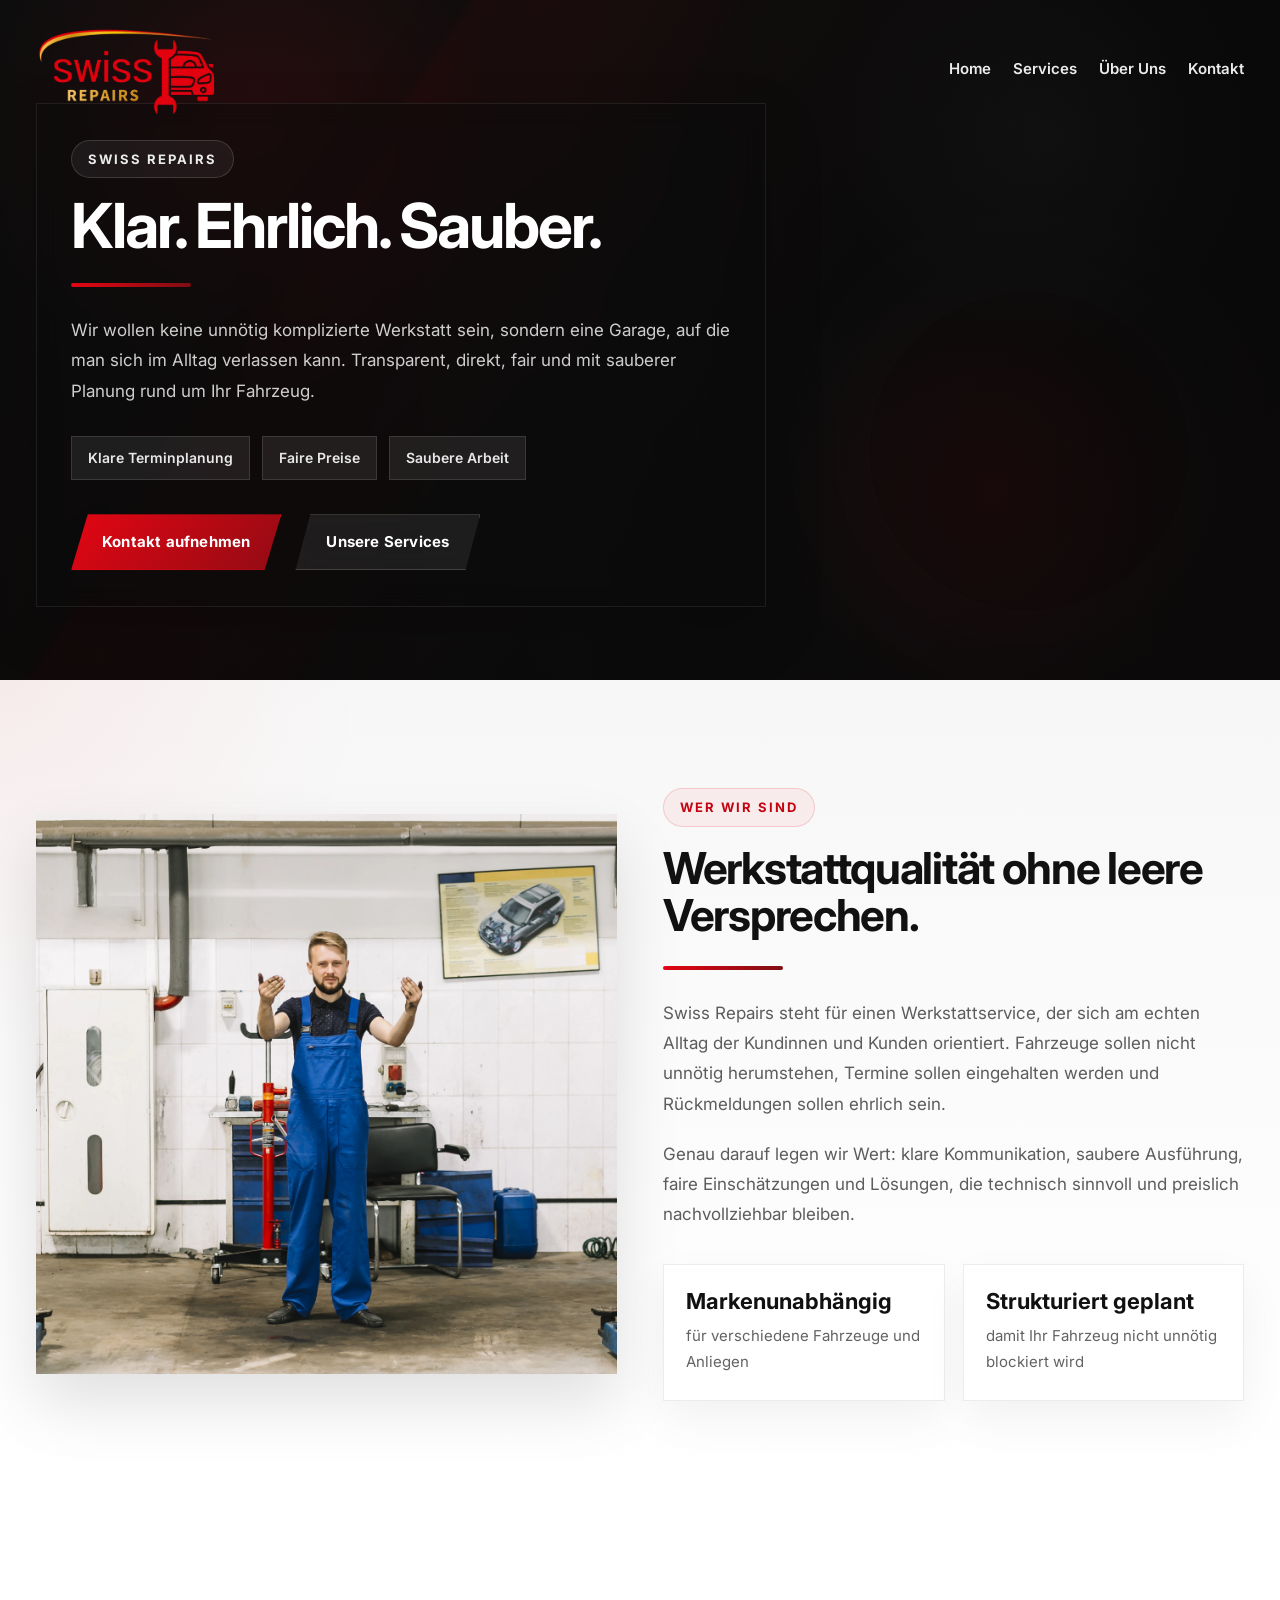
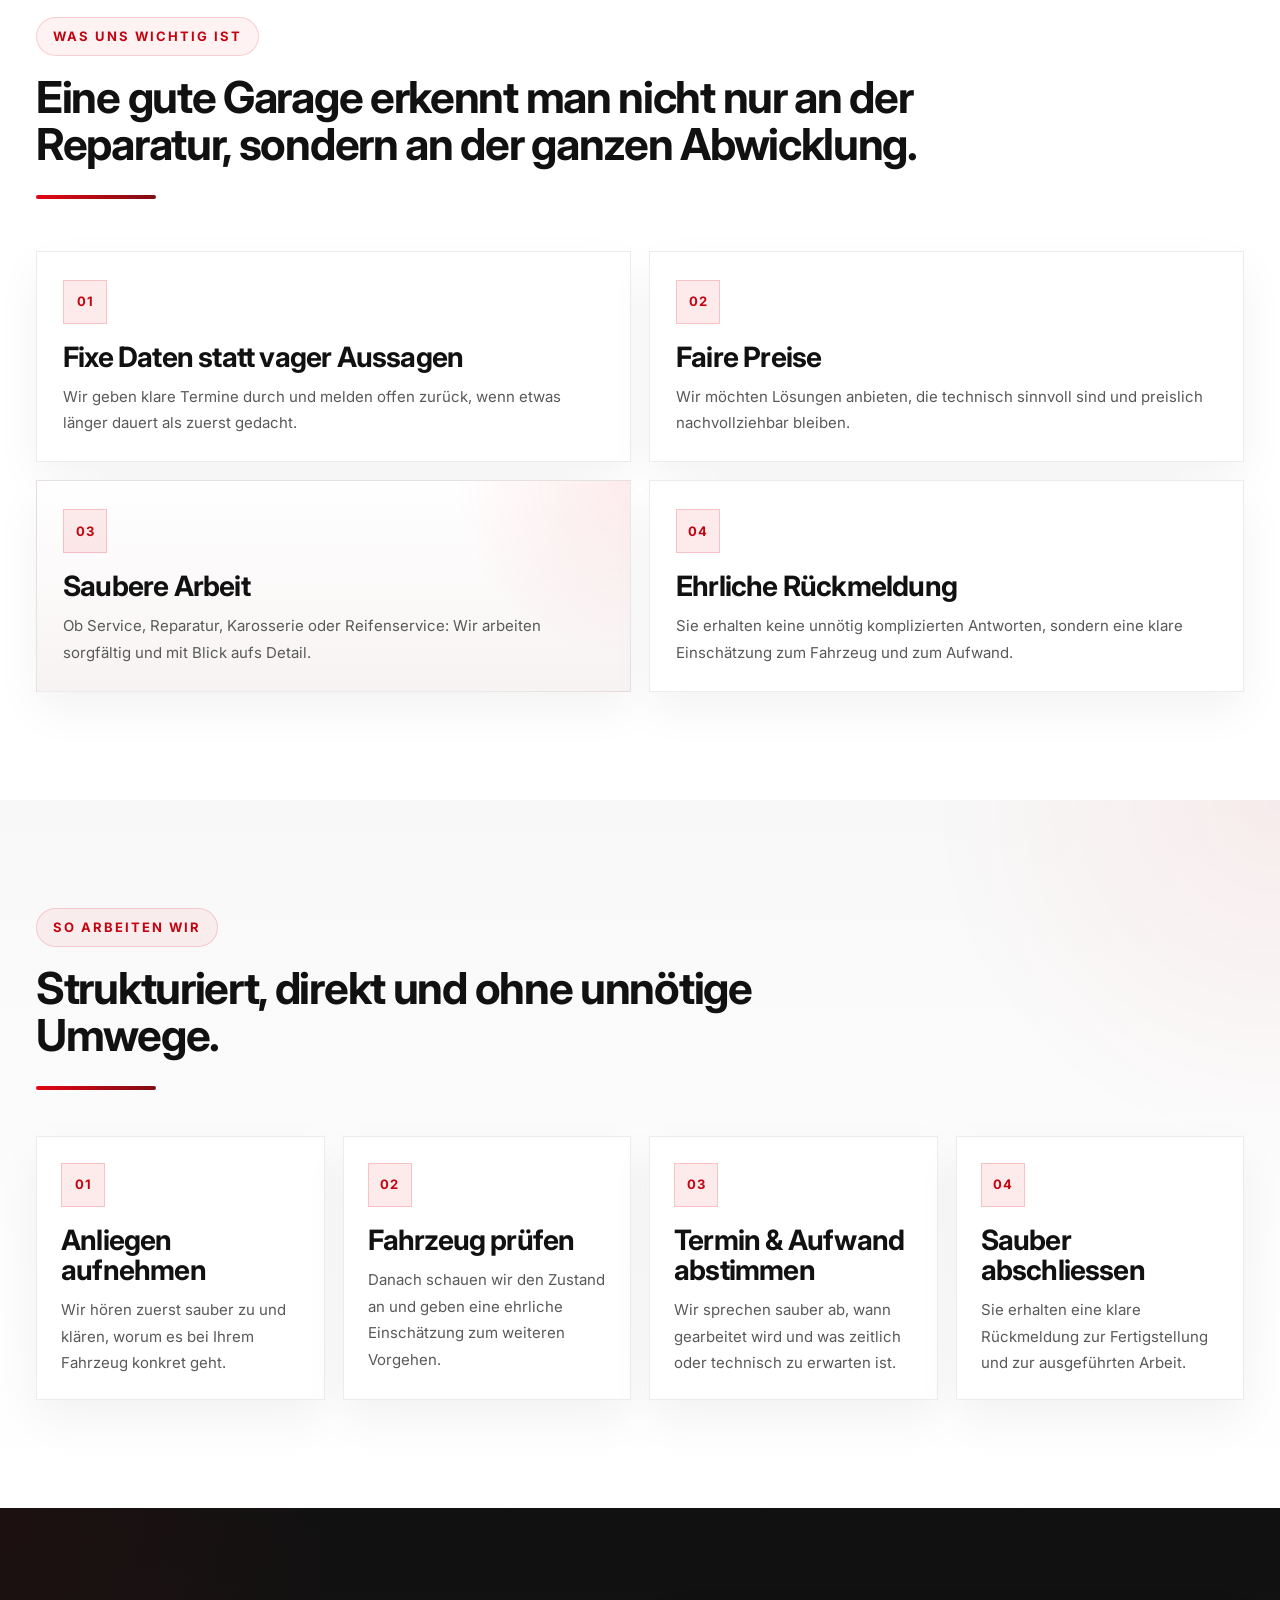
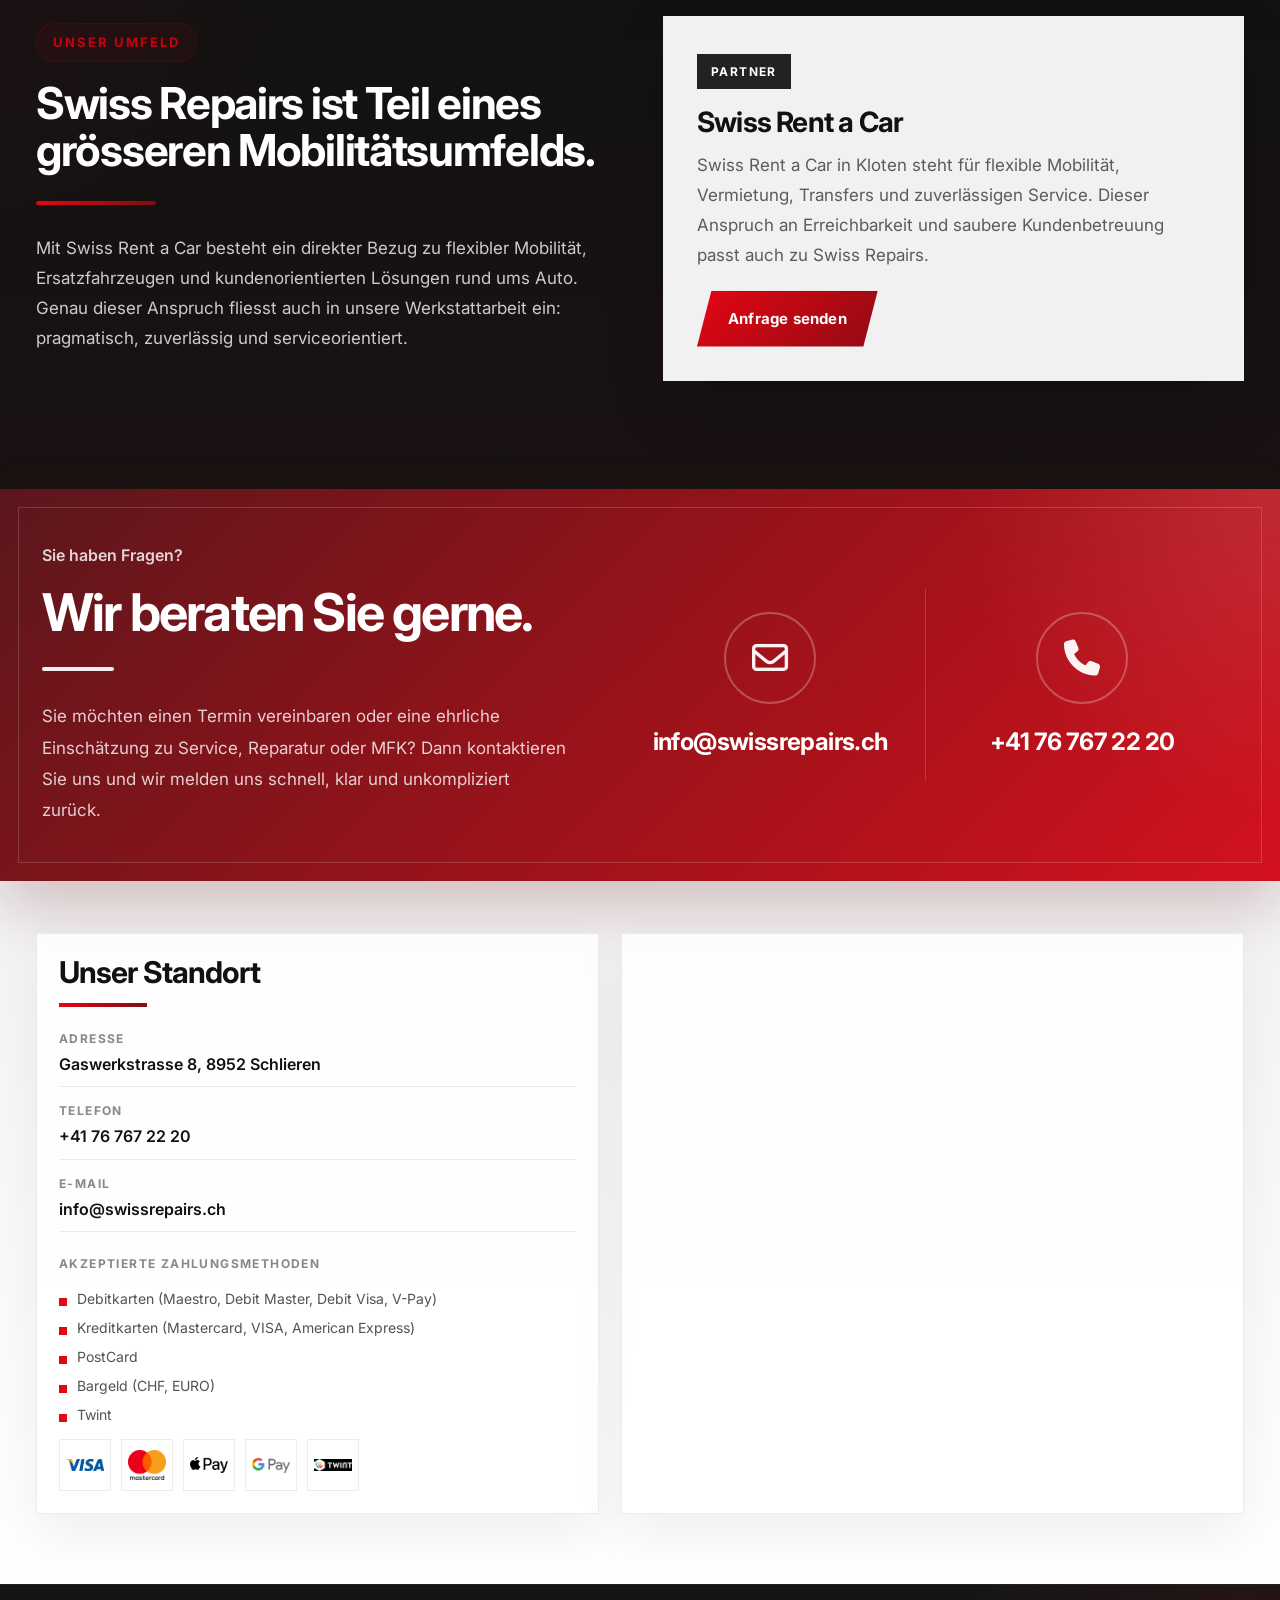
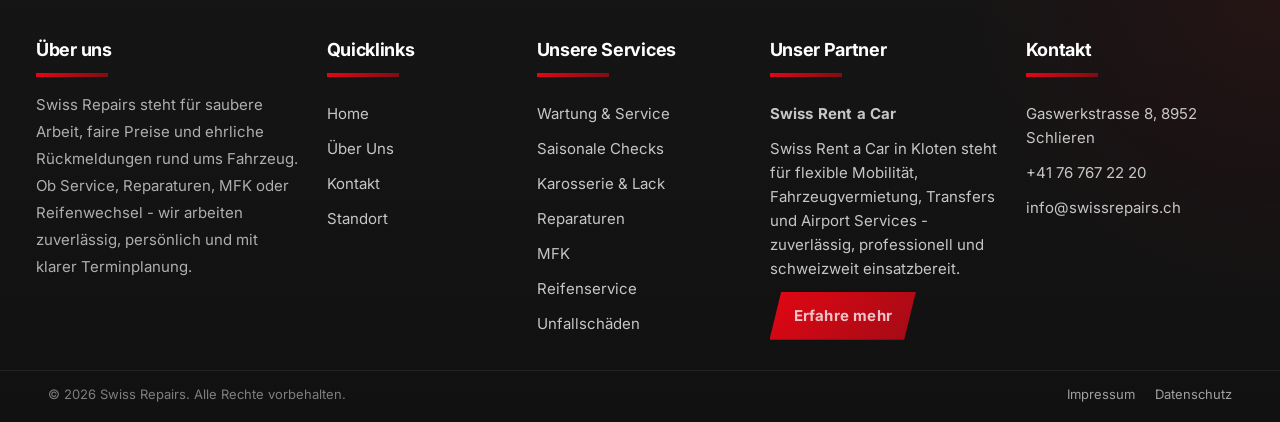
<file: ueberuns.html>
<!DOCTYPE html>
<html lang="de">
<head>
  <meta charset="UTF-8">
  <meta name="viewport" content="width=device-width, initial-scale=1.0">
  <link rel="icon" type="image/webp" href="img/favicon-3/favicon.webp">
  <link rel="icon" type="image/webp" sizes="96x96" href="img/favicon-3/favicon-96x96.webp">
  <link rel="apple-touch-icon" sizes="180x180" href="img/favicon-3/apple-touch-icon.webp">
  <link rel="manifest" href="site.webmanifest">
  <meta name="theme-color" content="#111111">
  <title>Über Uns Garage Schlieren | Swiss Repairs</title>
  <meta name="description" content="Lernen Sie Swiss Repairs in Schlieren kennen: ehrliche Werkstattarbeit, klare Abläufe und saubere Qualität rund ums Fahrzeug.">
  <meta name="keywords" content="Über Uns Garage Schlieren, Swiss Repairs, Werkstatt Schlieren, Autowerkstatt Team, Garage Zürich, ehrliche Werkstatt, Fahrzeugservice Schlieren, Auto Garage Schweiz">
  <meta name="robots" content="index, follow">
  <meta name="author" content="Swiss Repairs">
  <meta name="geo.region" content="CH-ZH">
  <meta name="geo.placename" content="Schlieren">
  <link rel="canonical" href="https://www.swissrepairs.ch/ueberuns.html">
  <meta property="og:title" content="Über Uns Garage Schlieren | Swiss Repairs">
  <meta property="og:description" content="Swiss Repairs steht für klare Kommunikation, faire Preise und saubere Werkstattarbeit in Schlieren.">
  <meta property="og:type" content="website">
  <meta property="og:url" content="https://www.swissrepairs.ch/ueberuns.html">
  <meta property="og:image" content="https://www.swissrepairs.ch/img/ueberunsbild.webp">
  <meta property="og:locale" content="de_CH">
  <meta property="og:site_name" content="Swiss Repairs">
  <meta name="twitter:card" content="summary_large_image">
  <meta name="twitter:title" content="Über Uns Garage Schlieren | Swiss Repairs">
  <meta name="twitter:description" content="Mehr über Swiss Repairs in Schlieren erfahren. Klar, ehrlich und sauber gearbeitet.">
  <meta name="twitter:image" content="https://www.swissrepairs.ch/img/ueberunsbild.webp">
  <link rel="preconnect" href="https://fonts.googleapis.com">
  <link rel="preconnect" href="https://fonts.gstatic.com" crossorigin>
  <link href="https://fonts.googleapis.com/css2?family=Poppins:wght@600;700&family=Inter:wght@400;500&display=swap" rel="stylesheet">
  <link rel="stylesheet" href="https://cdnjs.cloudflare.com/ajax/libs/font-awesome/6.7.2/css/all.min.css">
  <link rel="stylesheet" href="general.css">
  <link rel="stylesheet" href="index.css">
  <link rel="stylesheet" href="ueberuns.css">
  <link rel="stylesheet" href="https://unpkg.com/aos@2.3.4/dist/aos.css">
  <script src="https://unpkg.com/aos@2.3.4/dist/aos.js"></script>
  <script type="application/ld+json">
    {
      "@context": "https://schema.org",
      "@type": "AboutPage",
      "name": "Über Uns | Swiss Repairs",
      "url": "https://www.swissrepairs.ch/ueberuns.html",
      "description": "Informationen über Swiss Repairs und die Werkstattphilosophie in Schlieren.",
      "mainEntity": {
        "@type": "AutoRepair",
        "name": "Swiss Repairs",
        "url": "https://www.swissrepairs.ch/"
      }
    }
  </script>
</head>
<body>
<!-- ================= NAVBAR SWISS REPAIRS ================= -->
<header class="gbsrac-navbar" id="home">
  <div class="gbsrac-navbar-container">
    <a href="index.html" class="gbsrac-navbar-brand">
      <img src="img/Swiss Repairs Logo.webp" alt="Swiss Repairs Logo">
    </a>

    <button class="gbsrac-navbar-toggle" type="button" aria-label="Navigation öffnen" aria-expanded="false">
      <span></span>
      <span></span>
      <span></span>
    </button>

    <nav class="gbsrac-navbar-menu">
      <a href="index.html" class="gbsrac-navbar-link">Home</a>

      <div class="gbsrac-navbar-dropdown">
        <a href="index.html#services" class="gbsrac-navbar-link">Services</a>
        <div class="gbsrac-navbar-dropdown-menu">
          <a href="wartung.html">Wartung &amp; Service</a>
          <a href="saison.html">Saisonale Checks</a>
          <a href="mfk.html">MFK</a>
          <a href="reparaturen.html">Reparaturen</a>
          <a href="karosserie.html">Karosserie &amp; Lack</a>
          <a href="unfall.html">Unfallschäden</a>
          <a href="reifen.html">Reifenservice</a>
        </div>
      </div>

      <a href="ueberuns.html" class="gbsrac-navbar-link">Über Uns</a>
      <a href="kontakt.html" class="gbsrac-navbar-link">Kontakt</a>
    </nav>
  </div>
</header>

<script>
document.addEventListener("DOMContentLoaded", function () {
  const navbar = document.querySelector(".gbsrac-navbar");
  const navbarToggle = document.querySelector(".gbsrac-navbar-toggle");
  const navbarLinks = document.querySelectorAll(".gbsrac-navbar-menu a");
  const faqItems = document.querySelectorAll(".gbsrac-faq-item");

  function updateNavbarState() {
    if (!navbar) return;
    navbar.classList.toggle("is-scrolled", window.scrollY > 30);
  }

  if (navbar && navbarToggle) {
    navbarToggle.addEventListener("click", function () {
      const isOpen = navbar.classList.toggle("is-open");
      navbarToggle.setAttribute("aria-expanded", String(isOpen));
    });

    navbarLinks.forEach(function (link) {
      link.addEventListener("click", function () {
        navbar.classList.remove("is-open");
        navbarToggle.setAttribute("aria-expanded", "false");
      });
    });
  }

  updateNavbarState();
  window.addEventListener("scroll", updateNavbarState, { passive: true });

  faqItems.forEach(function (item) {
    const button = item.querySelector(".gbsrac-faq-question");

    button.addEventListener("click", function () {
      const isOpen = item.classList.contains("is-open");

      faqItems.forEach(function (entry) {
        entry.classList.remove("is-open");
        entry.querySelector(".gbsrac-faq-question").setAttribute("aria-expanded", "false");
      });

      if (!isOpen) {
        item.classList.add("is-open");
        button.setAttribute("aria-expanded", "true");
      }
    });
  });
});
</script>

<!-- ================= HERO SECTION ÜBER UNS ================= -->
<section class="gbsrac-aboutpage-hero">
  <div class="gbsrac-aboutpage-hero-bg"></div>
  <div class="gbsrac-aboutpage-hero-overlay"></div>

  <div class="gbsrac-aboutpage-hero-container">
    <div class="gbsrac-aboutpage-hero-panel" data-aos="fade-up" data-aos-duration="950">
      <span class="gbsrac-aboutpage-hero-subtitle">Swiss Repairs</span>
      <h1>Klar. Ehrlich. Sauber.</h1>
      <div class="gbsrac-aboutpage-hero-line"></div>
      <p>
        Wir wollen keine unnötig komplizierte Werkstatt sein, sondern eine
        Garage, auf die man sich im Alltag verlassen kann. Transparent,
        direkt, fair und mit sauberer Planung rund um Ihr Fahrzeug.
      </p>

      <div class="gbsrac-aboutpage-hero-points">
        <span>Klare Terminplanung</span>
        <span>Faire Preise</span>
        <span>Saubere Arbeit</span>
      </div>

      <div class="gbsrac-aboutpage-hero-actions">
        <a href="kontakt.html" class="gbsrac-btn gbsrac-btn-primary">Kontakt aufnehmen</a>
        <a href="index.html#services" class="gbsrac-btn gbsrac-btn-secondary">Unsere Services</a>
      </div>
    </div>
  </div>
</section>

<!-- ================= STORY SECTION ================= -->
<section class="gbsrac-aboutpage-story">
  <div class="gbsrac-aboutpage-story-container">
    <div class="gbsrac-aboutpage-story-media" data-aos="fade-right" data-aos-duration="950">
      <img src="img/ueberunsbild.webp" alt="Swiss Repairs Werkstatt">
    </div>

    <div class="gbsrac-aboutpage-story-content" data-aos="fade-left" data-aos-duration="950">
      <span class="gbsrac-aboutpage-story-subtitle">Wer wir sind</span>
      <h2>Werkstattqualität ohne leere Versprechen.</h2>
      <div class="gbsrac-aboutpage-story-line"></div>
      <p>
        Swiss Repairs steht für einen Werkstattservice, der sich am echten
        Alltag der Kundinnen und Kunden orientiert. Fahrzeuge sollen nicht
        unnötig herumstehen, Termine sollen eingehalten werden und Rückmeldungen
        sollen ehrlich sein.
      </p>
      <p>
        Genau darauf legen wir Wert: klare Kommunikation, saubere Ausführung,
        faire Einschätzungen und Lösungen, die technisch sinnvoll und preislich
        nachvollziehbar bleiben.
      </p>

      <div class="gbsrac-aboutpage-story-facts">
        <div class="gbsrac-aboutpage-story-fact">
          <strong>Markenunabhängig</strong>
          <span>für verschiedene Fahrzeuge und Anliegen</span>
        </div>
        <div class="gbsrac-aboutpage-story-fact">
          <strong>Strukturiert geplant</strong>
          <span>damit Ihr Fahrzeug nicht unnötig blockiert wird</span>
        </div>
      </div>
    </div>
  </div>
</section>

<!-- ================= VALUES SECTION ================= -->
<section class="gbsrac-aboutpage-values">
  <div class="gbsrac-aboutpage-values-container">
    <div class="gbsrac-aboutpage-values-intro" data-aos="fade-up" data-aos-duration="900">
      <span class="gbsrac-aboutpage-values-subtitle">Was uns wichtig ist</span>
      <h2>Eine gute Garage erkennt man nicht nur an der Reparatur, sondern an der ganzen Abwicklung.</h2>
      <div class="gbsrac-aboutpage-values-line"></div>
    </div>

    <div class="gbsrac-aboutpage-values-grid" data-aos="fade-up" data-aos-duration="950" data-aos-delay="80">
      <article class="gbsrac-aboutpage-value-card">
        <span>01</span>
        <h3>Fixe Daten statt vager Aussagen</h3>
        <p>Wir geben klare Termine durch und melden offen zurück, wenn etwas länger dauert als zuerst gedacht.</p>
      </article>

      <article class="gbsrac-aboutpage-value-card">
        <span>02</span>
        <h3>Faire Preise</h3>
        <p>Wir möchten Lösungen anbieten, die technisch sinnvoll sind und preislich nachvollziehbar bleiben.</p>
      </article>

      <article class="gbsrac-aboutpage-value-card gbsrac-aboutpage-value-card-accent">
        <span>03</span>
        <h3>Saubere Arbeit</h3>
        <p>Ob Service, Reparatur, Karosserie oder Reifenservice: Wir arbeiten sorgfältig und mit Blick aufs Detail.</p>
      </article>

      <article class="gbsrac-aboutpage-value-card">
        <span>04</span>
        <h3>Ehrliche Rückmeldung</h3>
        <p>Sie erhalten keine unnötig komplizierten Antworten, sondern eine klare Einschätzung zum Fahrzeug und zum Aufwand.</p>
      </article>
    </div>
  </div>
</section>

<!-- ================= ABLAUF SECTION ================= -->
<section class="gbsrac-aboutpage-flow">
  <div class="gbsrac-aboutpage-flow-container">
    <div class="gbsrac-aboutpage-flow-panel" data-aos="fade-up" data-aos-duration="950">
      <span class="gbsrac-aboutpage-flow-subtitle">So arbeiten wir</span>
      <h2>Strukturiert, direkt und ohne unnötige Umwege.</h2>
      <div class="gbsrac-aboutpage-flow-line"></div>
    </div>

    <div class="gbsrac-aboutpage-flow-steps" data-aos="fade-up" data-aos-duration="950" data-aos-delay="90">
      <article class="gbsrac-aboutpage-flow-step">
        <span>01</span>
        <h3>Anliegen aufnehmen</h3>
        <p>Wir hören zuerst sauber zu und klären, worum es bei Ihrem Fahrzeug konkret geht.</p>
      </article>

      <article class="gbsrac-aboutpage-flow-step">
        <span>02</span>
        <h3>Fahrzeug prüfen</h3>
        <p>Danach schauen wir den Zustand an und geben eine ehrliche Einschätzung zum weiteren Vorgehen.</p>
      </article>

      <article class="gbsrac-aboutpage-flow-step">
        <span>03</span>
        <h3>Termin & Aufwand abstimmen</h3>
        <p>Wir sprechen sauber ab, wann gearbeitet wird und was zeitlich oder technisch zu erwarten ist.</p>
      </article>

      <article class="gbsrac-aboutpage-flow-step">
        <span>04</span>
        <h3>Sauber abschliessen</h3>
        <p>Sie erhalten eine klare Rückmeldung zur Fertigstellung und zur ausgeführten Arbeit.</p>
      </article>
    </div>
  </div>
</section>

<!-- ================= PARTNER SECTION ================= -->
<section class="gbsrac-aboutpage-partner">
  <div class="gbsrac-aboutpage-partner-container">
    <div class="gbsrac-aboutpage-partner-copy" data-aos="fade-right" data-aos-duration="950">
      <span class="gbsrac-aboutpage-partner-subtitle">Unser Umfeld</span>
      <h2>Swiss Repairs ist Teil eines grösseren Mobilitätsumfelds.</h2>
      <div class="gbsrac-aboutpage-partner-line"></div>
      <p>
        Mit Swiss Rent a Car besteht ein direkter Bezug zu flexibler Mobilität,
        Ersatzfahrzeugen und kundenorientierten Lösungen rund ums Auto. Genau
        dieser Anspruch fliesst auch in unsere Werkstattarbeit ein: pragmatisch,
        zuverlässig und serviceorientiert.
      </p>
    </div>

    <div class="gbsrac-aboutpage-partner-card" data-aos="fade-left" data-aos-duration="950">
      <span class="gbsrac-aboutpage-partner-card-label">Partner</span>
      <h3>Swiss Rent a Car</h3>
      <p>
        Swiss Rent a Car in Kloten steht für flexible Mobilität, Vermietung,
        Transfers und zuverlässigen Service. Dieser Anspruch an Erreichbarkeit
        und saubere Kundenbetreuung passt auch zu Swiss Repairs.
      </p>
      <a href="https://www.swissrentacar.ch/contact.html" class="gbsrac-btn gbsrac-btn-primary" target="_blank" rel="noopener noreferrer">Anfrage senden</a>
    </div>
  </div>
</section>

<!-- ================= CTA SECTION SWISS REPAIRS ================= -->
<section class="gbsrac-cta" id="contact">
  <div class="gbsrac-cta-container" data-aos="fade-up" data-aos-duration="950">
    <div class="gbsrac-cta-content">
      <span class="gbsrac-cta-subtitle">Sie haben Fragen?</span>
      <h2>Wir beraten Sie gerne.</h2>
      <div class="gbsrac-cta-line"></div>
      <p>
        Sie möchten einen Termin vereinbaren oder eine ehrliche Einschätzung zu
        Service, Reparatur oder MFK? Dann kontaktieren Sie uns und wir melden
        uns schnell, klar und unkompliziert zurück.
      </p>
    </div>

    <div class="gbsrac-cta-actions">
      <a href="mailto:info@swissrepairs.ch" class="gbsrac-cta-contact">
        <span class="gbsrac-cta-contact-icon" aria-hidden="true">
          <i class="fa-regular fa-envelope"></i>
        </span>
        <span class="gbsrac-cta-contact-value">info@swissrepairs.ch</span>
      </a>

      <a href="tel:+41767672220" class="gbsrac-cta-contact">
        <span class="gbsrac-cta-contact-icon" aria-hidden="true">
          <i class="fa-solid fa-phone"></i>
        </span>
        <span class="gbsrac-cta-contact-value">+41 76 767 22 20</span>
      </a>
    </div>
  </div>
</section>

<!-- ================= STANDORT SECTION SWISS REPAIRS ================= -->
<section class="gbsrac-location" id="location">
  <div class="gbsrac-location-container">
    <div class="gbsrac-location-content" data-aos="fade-up" data-aos-duration="900">
      <h2>Unser Standort</h2>
      <div class="gbsrac-location-line"></div>

      <div class="gbsrac-location-details">
        <div class="gbsrac-location-detail">
          <span class="gbsrac-location-label">Adresse</span>
          <p>Gaswerkstrasse 8, 8952 Schlieren</p>
        </div>

        <div class="gbsrac-location-detail">
          <span class="gbsrac-location-label">Telefon</span>
          <p><a href="tel:+41767672220">+41 76 767 22 20</a></p>
        </div>

        <div class="gbsrac-location-detail">
          <span class="gbsrac-location-label">E-Mail</span>
          <p><a href="mailto:info@swissrepairs.ch">info@swissrepairs.ch</a></p>
        </div>
      </div>

      <div class="gbsrac-location-payments">
        <span class="gbsrac-location-label">Akzeptierte Zahlungsmethoden</span>
        <ul class="gbsrac-location-payment-list">
          <li>Debitkarten (Maestro, Debit Master, Debit Visa, V-Pay)</li>
          <li>Kreditkarten (Mastercard, VISA, American Express)</li>
          <li>PostCard</li>
          <li>Bargeld (CHF, EURO)</li>
          <li>Twint</li>
        </ul>

        <div class="gbsrac-location-payment-icons">
          <span class="gbsrac-location-payment-brand"><img src="img/visa.webp" alt="Visa"></span>
          <span class="gbsrac-location-payment-brand"><img src="img/mastercard.webp" alt="Mastercard"></span>
          <span class="gbsrac-location-payment-brand"><img src="img/apple-pay.webp" alt="Apple Pay"></span>
          <span class="gbsrac-location-payment-brand"><img src="img/google-pay.webp" alt="Google Pay"></span>
          <span class="gbsrac-location-payment-brand"><img src="img/twint.webp" alt="Twint"></span>
        </div>
      </div>
    </div>

    <div class="gbsrac-location-map" data-aos="fade-up" data-aos-duration="950" data-aos-delay="120">
      <iframe
        src="https://www.google.com/maps?q=Gaswerkstrasse+8,+8952+Schlieren&output=embed"
        loading="lazy"
        allowfullscreen
        referrerpolicy="no-referrer-when-downgrade"
        title="Google Maps Standort Swiss Repairs"
      ></iframe>
    </div>
  </div>
</section>

<!-- ================= FOOTER SWISS REPAIRS ================= -->
<footer class="gbsrac-footer">
  <div class="gbsrac-footer-container">
    <div class="gbsrac-footer-brand">
      <h2>Über uns</h2>
      <p>
        Swiss Repairs steht für saubere Arbeit, faire Preise und ehrliche
        Rückmeldungen rund ums Fahrzeug. Ob Service, Reparaturen, MFK oder
        Reifenwechsel - wir arbeiten zuverlässig, persönlich und mit klarer
        Terminplanung.
      </p>
    </div>

    <div class="gbsrac-footer-column">
      <span class="gbsrac-footer-title">Quicklinks</span>
      <a href="index.html">Home</a>
      <a href="ueberuns.html">Über Uns</a>
      <a href="kontakt.html">Kontakt</a>
      <a href="#location">Standort</a>
    </div>

    <div class="gbsrac-footer-column">
      <span class="gbsrac-footer-title">Unsere Services</span>
      <a href="wartung.html">Wartung &amp; Service</a>
      <a href="saison.html">Saisonale Checks</a>
      <a href="karosserie.html">Karosserie &amp; Lack</a>
      <a href="reparaturen.html">Reparaturen</a>
      <a href="mfk.html">MFK</a>
      <a href="reifen.html">Reifenservice</a>
      <a href="unfall.html">Unfallschäden</a>
    </div>

    <div class="gbsrac-footer-column gbsrac-footer-partner">
      <span class="gbsrac-footer-title">Unser Partner</span>
      <p class="gbsrac-footer-partner-name">Swiss Rent a Car</p>
      <p>
        Swiss Rent a Car in Kloten steht für flexible Mobilität,
        Fahrzeugvermietung, Transfers und Airport Services - zuverlässig,
        professionell und schweizweit einsatzbereit.
      </p>
      <a href="https://swissrentacar.ch" class="gbsrac-footer-partner-btn" target="_blank" rel="noopener noreferrer">Erfahre mehr</a>
    </div>

    <div class="gbsrac-footer-column">
      <span class="gbsrac-footer-title">Kontakt</span>
      <p>Gaswerkstrasse 8, 8952 Schlieren</p>
      <a href="tel:+41767672220">+41 76 767 22 20</a>
      <a href="mailto:info@swissrepairs.ch">info@swissrepairs.ch</a>
    </div>
  </div>

  <div class="gbsrac-footer-bottom">
    <p>&copy; 2026 Swiss Repairs. Alle Rechte vorbehalten.</p>
    <div class="gbsrac-footer-bottom-links">
      <a href="impressum.html">Impressum</a>
      <a href="datenschutz.html">Datenschutz</a>
    </div>
  </div>
</footer>


<!-- ================= AOS INIT ================= -->
<script>
  window.addEventListener('load', function () {
    if (!window.AOS) return;

    AOS.init({
      once: true,
      offset: 120,
      easing: 'ease-out-cubic'
    });
  });
</script>

</body>
</html>
</file>
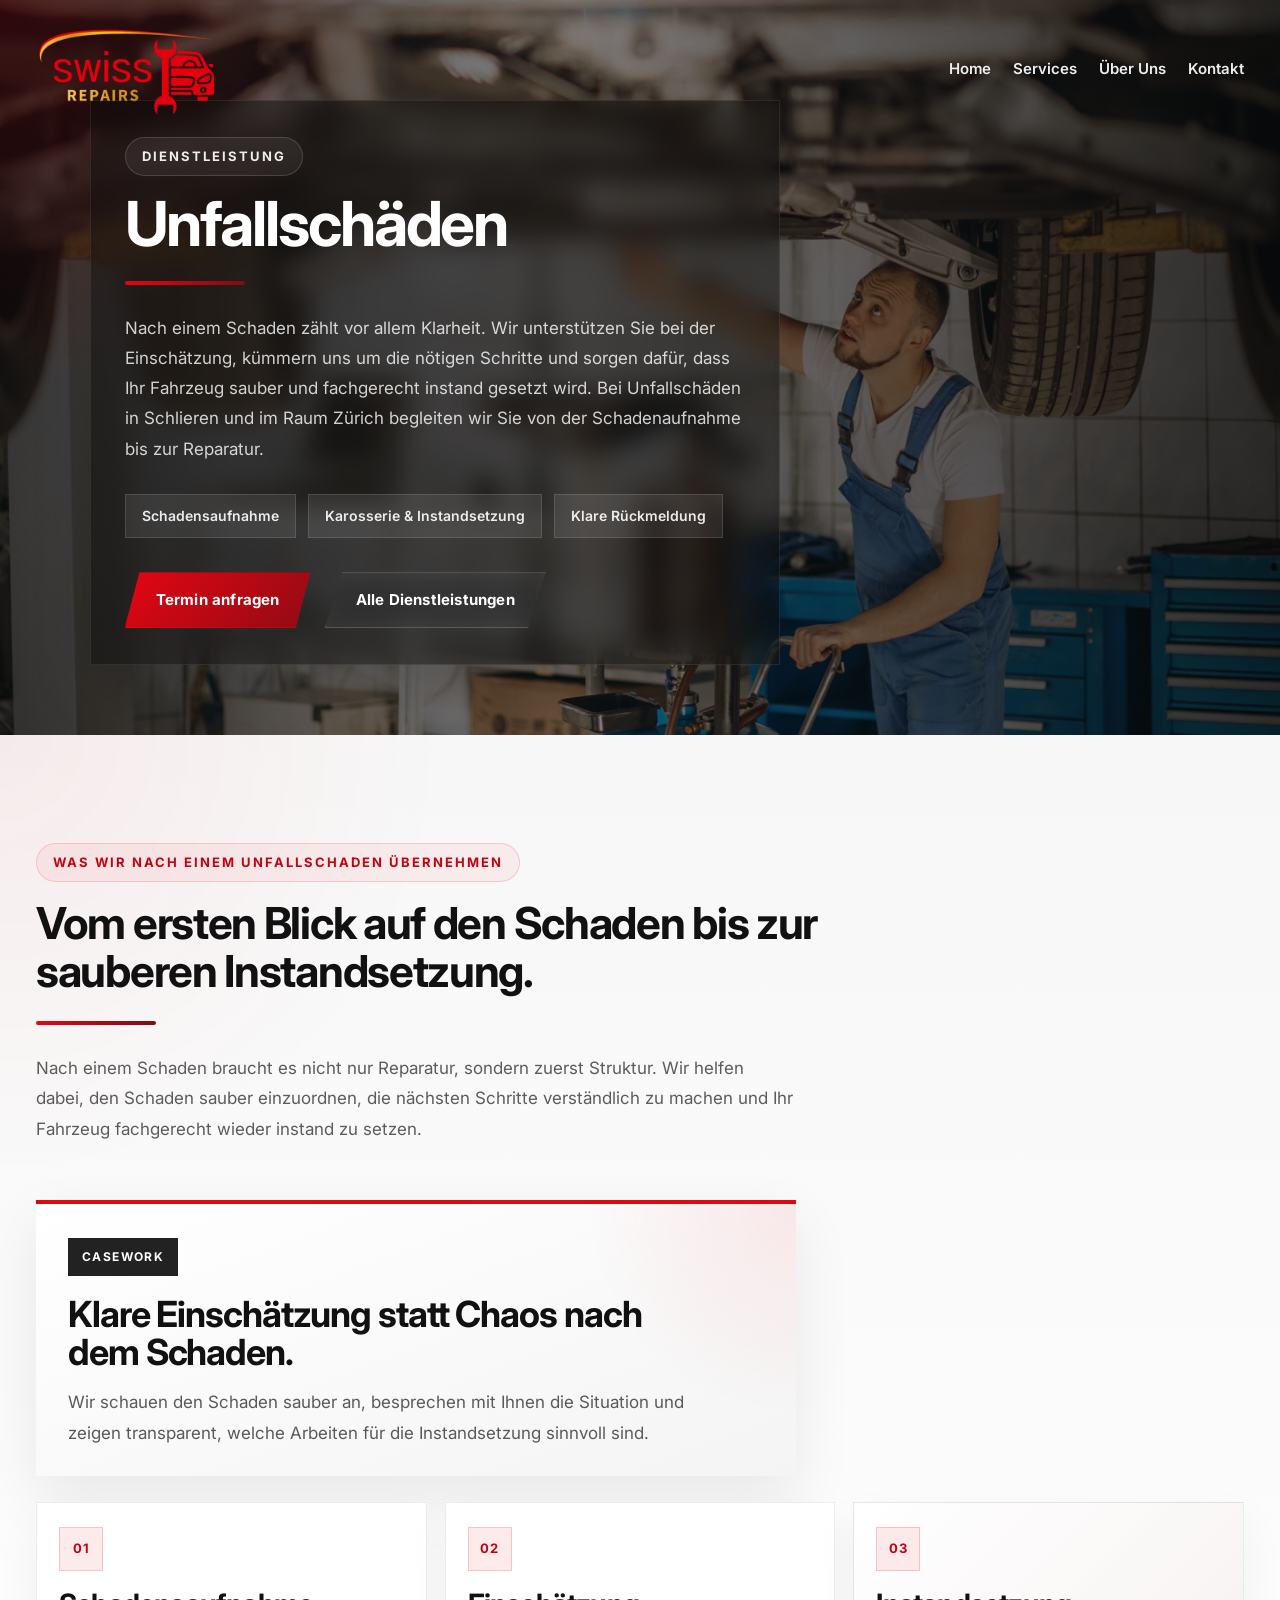
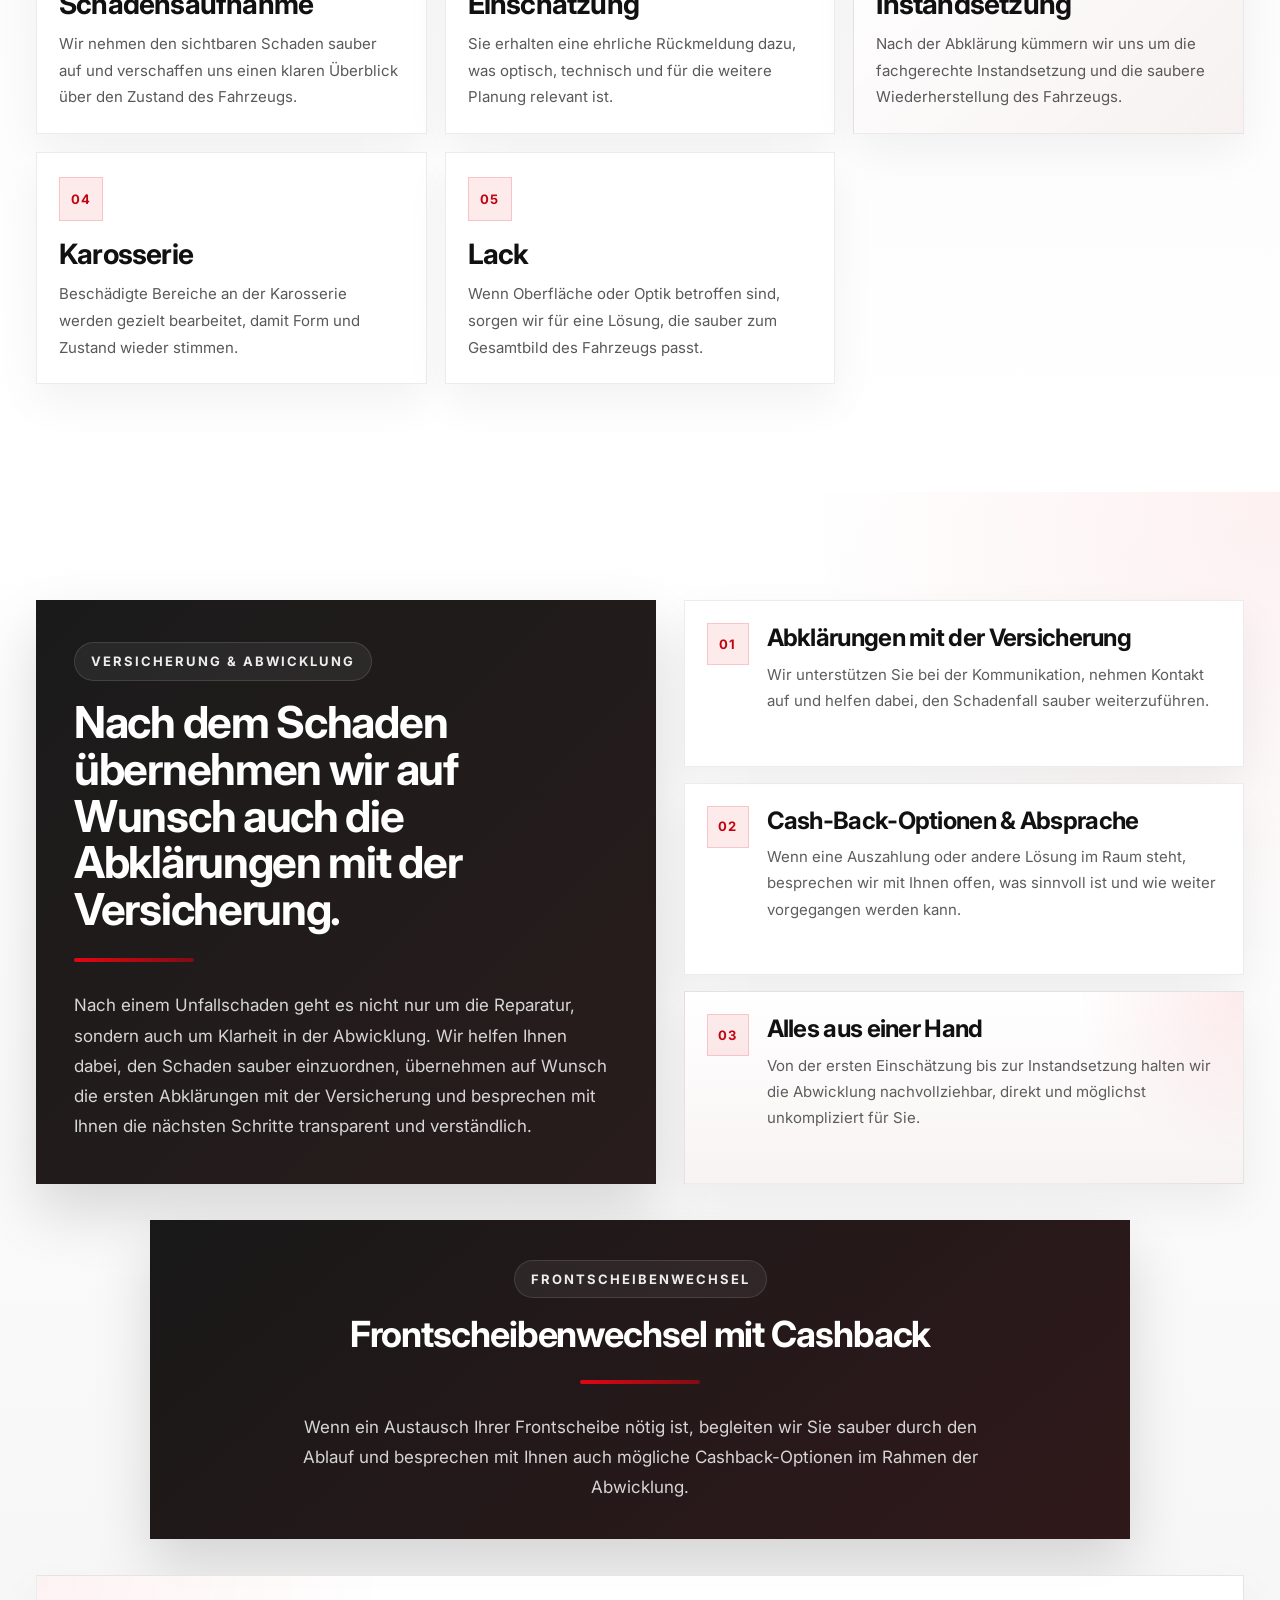
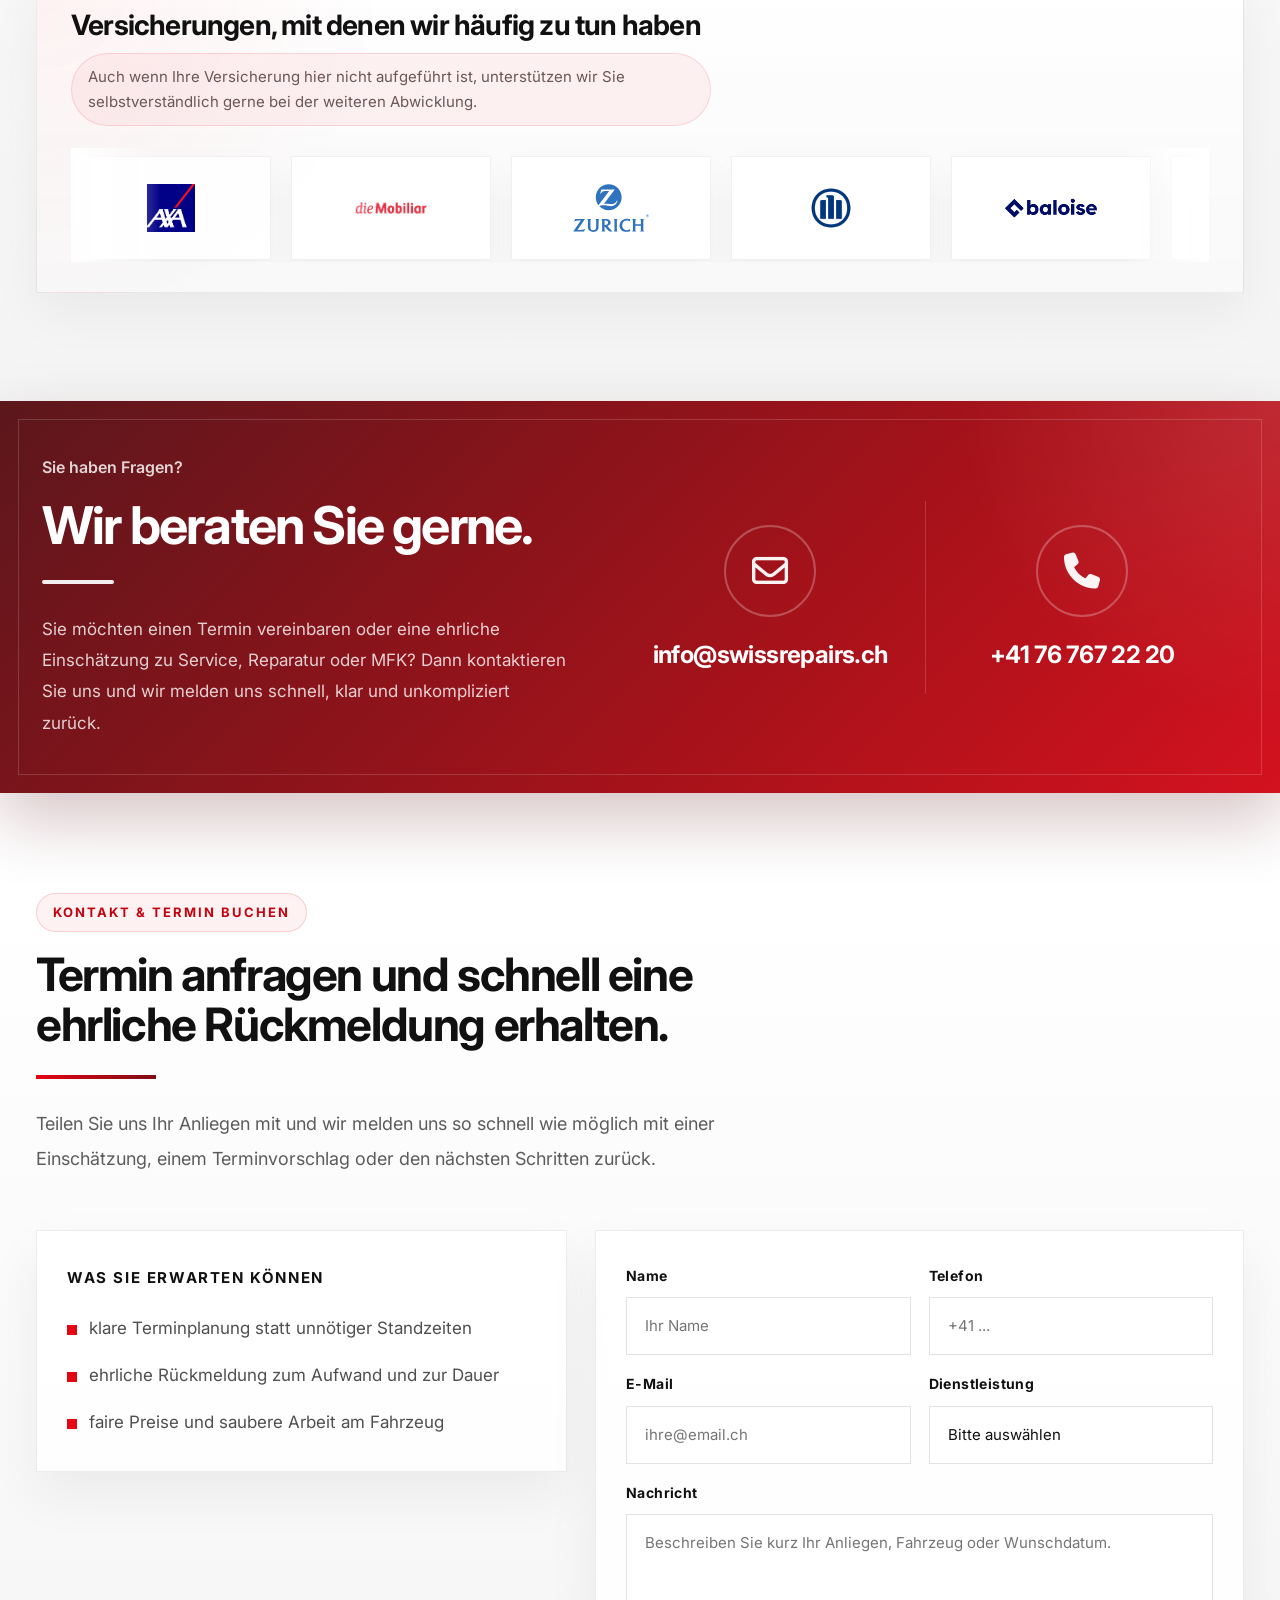
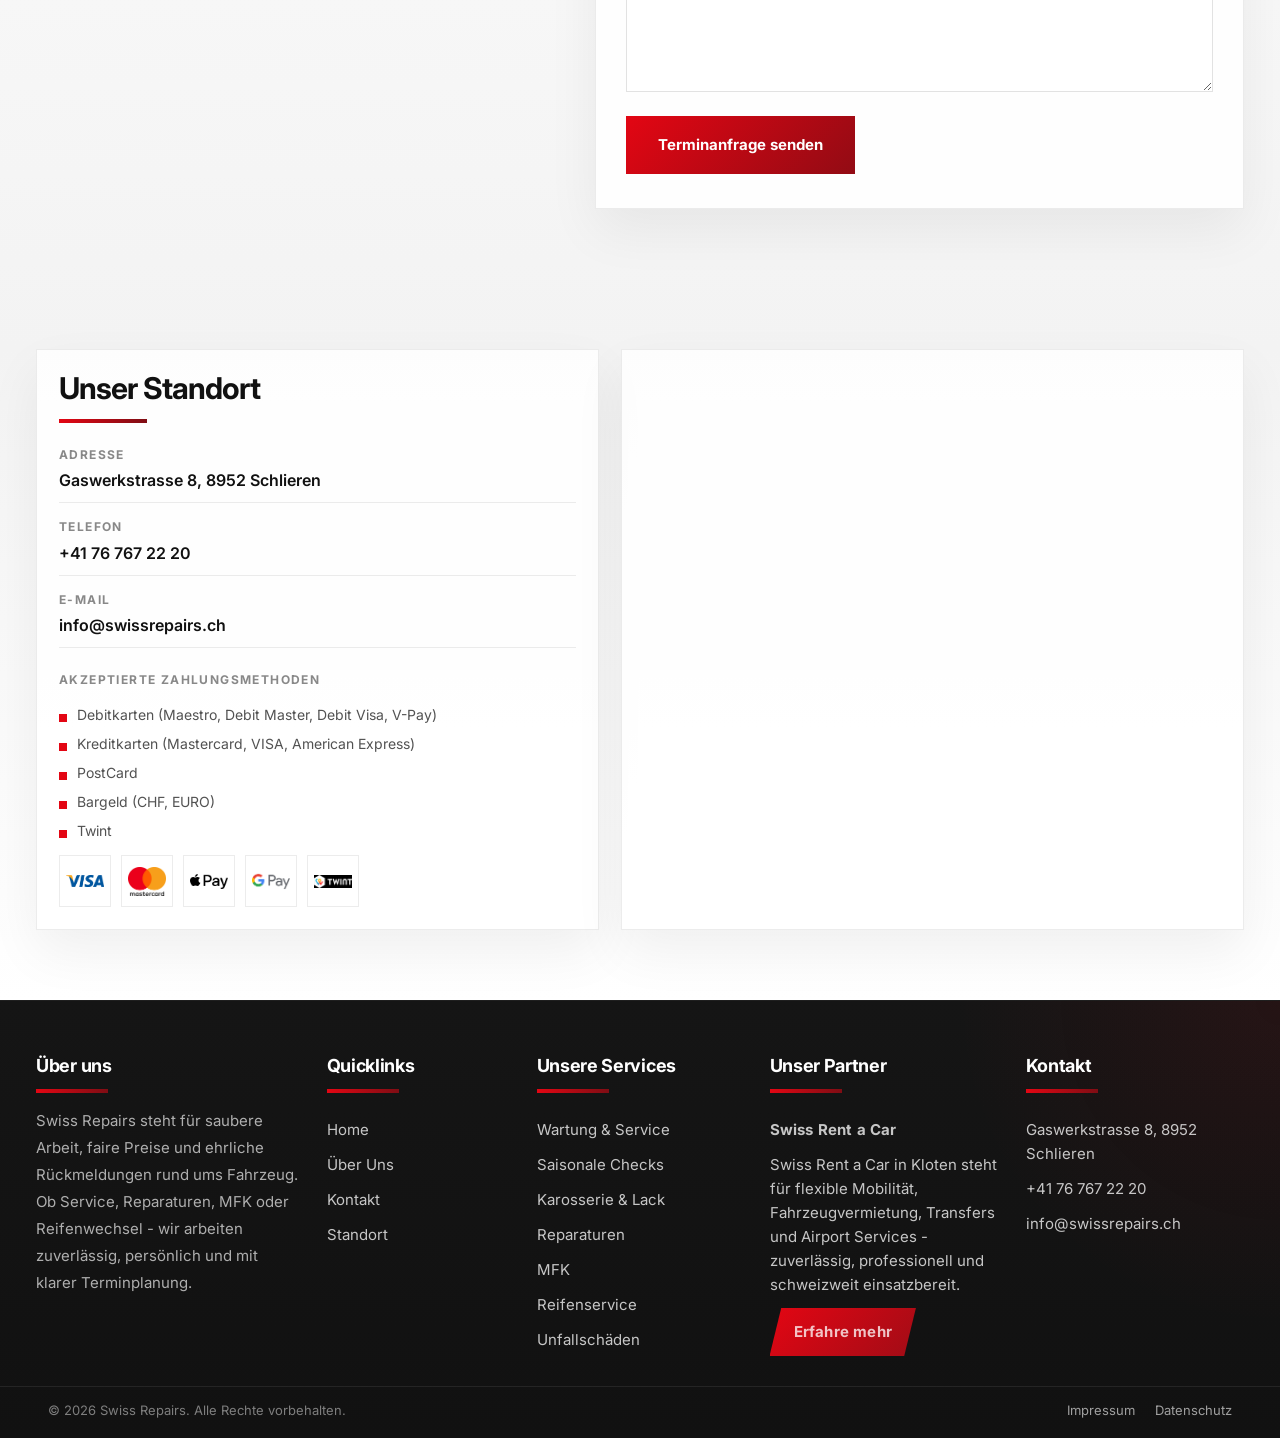
<file: unfall.html>
<!DOCTYPE html>
<html lang="de">
<head>
  <meta charset="UTF-8">
  <meta name="viewport" content="width=device-width, initial-scale=1.0">
  <link rel="icon" type="image/webp" href="img/favicon-3/favicon.webp">
  <link rel="icon" type="image/webp" sizes="96x96" href="img/favicon-3/favicon-96x96.webp">
  <link rel="apple-touch-icon" sizes="180x180" href="img/favicon-3/apple-touch-icon.webp">
  <link rel="manifest" href="site.webmanifest">
  <meta name="theme-color" content="#111111">
  <title>Unfallschaden Reparatur Schlieren | Swiss Repairs</title>
  <meta name="description" content="Unfallschäden in Schlieren professionell beurteilen und instand setzen lassen. Jetzt Kontakt zu Swiss Repairs aufnehmen.">
  <meta name="keywords" content="Unfallschaden Schlieren, Unfallreparatur Schlieren, Karosserie Unfall Schlieren, Schadenservice Schlieren, Versicherungsschaden Auto, Swiss Repairs Unfall, Werkstatt Zürich Unfallschaden, Auto Instandsetzung Schlieren">
  <meta name="robots" content="index, follow">
  <meta name="author" content="Swiss Repairs">
  <meta name="geo.region" content="CH-ZH">
  <meta name="geo.placename" content="Schlieren">
  <link rel="canonical" href="https://www.swissrepairs.ch/unfall.html">
  <meta property="og:title" content="Unfallschaden Reparatur Schlieren | Swiss Repairs">
  <meta property="og:description" content="Von der Schadenaufnahme bis zur Instandsetzung: Swiss Repairs in Schlieren hilft bei Unfallschäden schnell und klar weiter.">
  <meta property="og:type" content="website">
  <meta property="og:url" content="https://www.swissrepairs.ch/unfall.html">
  <meta property="og:image" content="https://www.swissrepairs.ch/img/heros/unfall.webp">
  <meta property="og:locale" content="de_CH">
  <meta property="og:site_name" content="Swiss Repairs">
  <meta name="twitter:card" content="summary_large_image">
  <meta name="twitter:title" content="Unfallschaden Reparatur Schlieren | Swiss Repairs">
  <meta name="twitter:description" content="Schnelle Hilfe bei Unfallschäden in Schlieren. Schaden prüfen und Reparatur anfragen.">
  <meta name="twitter:image" content="https://www.swissrepairs.ch/img/heros/unfall.webp">
  <link rel="preconnect" href="https://fonts.googleapis.com">
  <link rel="preconnect" href="https://fonts.gstatic.com" crossorigin>
  <link href="https://fonts.googleapis.com/css2?family=Poppins:wght@600;700&family=Inter:wght@400;500&display=swap" rel="stylesheet">
  <link rel="stylesheet" href="https://cdnjs.cloudflare.com/ajax/libs/font-awesome/6.7.2/css/all.min.css">
  <link rel="stylesheet" href="general.css">
  <link rel="stylesheet" href="unfall.css">
  <link rel="stylesheet" href="index.css">
  <link rel="stylesheet" href="https://unpkg.com/aos@2.3.4/dist/aos.css">
  <script src="https://unpkg.com/aos@2.3.4/dist/aos.js"></script>
  <script type="application/ld+json">
    {
      "@context": "https://schema.org",
      "@type": "WebPage",
      "name": "Unfallschäden | Swiss Repairs",
      "url": "https://www.swissrepairs.ch/unfall.html",
      "description": "Unterstützung und Instandsetzung bei Unfallschäden in Schlieren.",
      "about": {
        "@type": "Service",
        "name": "Unfallschaden Reparatur"
      }
    }
  </script>
</head>
<body>
<!-- ================= NAVBAR SWISS REPAIRS ================= -->
<header class="gbsrac-navbar" id="home">
  <div class="gbsrac-navbar-container">
    <a href="index.html" class="gbsrac-navbar-brand">
      <img src="img/Swiss Repairs Logo.webp" alt="Swiss Repairs Logo">
    </a>

    <button class="gbsrac-navbar-toggle" type="button" aria-label="Navigation öffnen" aria-expanded="false">
      <span></span>
      <span></span>
      <span></span>
    </button>

    <nav class="gbsrac-navbar-menu">
      <a href="index.html" class="gbsrac-navbar-link">Home</a>

      <div class="gbsrac-navbar-dropdown">
        <a href="index.html#services" class="gbsrac-navbar-link">Services</a>
        <div class="gbsrac-navbar-dropdown-menu">
          <a href="wartung.html">Wartung &amp; Service</a>
          <a href="saison.html">Saisonale Checks</a>
          <a href="mfk.html">MFK</a>
          <a href="reparaturen.html">Reparaturen</a>
          <a href="karosserie.html">Karosserie &amp; Lack</a>
          <a href="unfall.html">Unfallschäden</a>
          <a href="reifen.html">Reifenservice</a>
        </div>
      </div>

      <a href="ueberuns.html" class="gbsrac-navbar-link">Über Uns</a>
      <a href="kontakt.html" class="gbsrac-navbar-link">Kontakt</a>
    </nav>
  </div>
</header>

<script>
document.addEventListener("DOMContentLoaded", function () {
  const navbar = document.querySelector(".gbsrac-navbar");
  const navbarToggle = document.querySelector(".gbsrac-navbar-toggle");
  const navbarLinks = document.querySelectorAll(".gbsrac-navbar-menu a");
  const faqItems = document.querySelectorAll(".gbsrac-faq-item");

  function updateNavbarState() {
    if (!navbar) return;
    navbar.classList.toggle("is-scrolled", window.scrollY > 30);
  }

  if (navbar && navbarToggle) {
    navbarToggle.addEventListener("click", function () {
      const isOpen = navbar.classList.toggle("is-open");
      navbarToggle.setAttribute("aria-expanded", String(isOpen));
    });

    navbarLinks.forEach(function (link) {
      link.addEventListener("click", function () {
        navbar.classList.remove("is-open");
        navbarToggle.setAttribute("aria-expanded", "false");
      });
    });
  }

  updateNavbarState();
  window.addEventListener("scroll", updateNavbarState, { passive: true });

  faqItems.forEach(function (item) {
    const button = item.querySelector(".gbsrac-faq-question");

    button.addEventListener("click", function () {
      const isOpen = item.classList.contains("is-open");

      faqItems.forEach(function (entry) {
        entry.classList.remove("is-open");
        entry.querySelector(".gbsrac-faq-question").setAttribute("aria-expanded", "false");
      });

      if (!isOpen) {
        item.classList.add("is-open");
        button.setAttribute("aria-expanded", "true");
      }
    });
  });
});
</script>

<!-- ================= HERO SECTION UNFALLSCHÄDEN ================= -->
<section class="gbsrac-accident-hero">
  <div class="gbsrac-accident-hero-bg"></div>
  <div class="gbsrac-accident-hero-overlay"></div>

  <div class="gbsrac-accident-hero-container">
    <div class="gbsrac-accident-hero-panel" data-aos="fade-up" data-aos-duration="950">
      <span class="gbsrac-accident-hero-subtitle">Dienstleistung</span>
      <h1>Unfallschäden</h1>
      <div class="gbsrac-accident-hero-line"></div>
      <p>
        Nach einem Schaden zählt vor allem Klarheit. Wir unterstützen Sie bei
        der Einschätzung, kümmern uns um die nötigen Schritte und sorgen dafür,
        dass Ihr Fahrzeug sauber und fachgerecht instand gesetzt wird. Bei
        Unfallschäden in Schlieren und im Raum Zürich begleiten wir Sie von der
        Schadenaufnahme bis zur Reparatur.
      </p>

      <div class="gbsrac-accident-hero-points">
        <span>Schadensaufnahme</span>
        <span>Karosserie &amp; Instandsetzung</span>
        <span>Klare Rückmeldung</span>
      </div>

      <div class="gbsrac-accident-hero-actions">
        <a href="kontakt.html#booking" class="gbsrac-btn gbsrac-btn-primary">Termin anfragen</a>
        <a href="index.html#services" class="gbsrac-btn gbsrac-btn-secondary">Alle Dienstleistungen</a>
      </div>
    </div>
  </div>
</section>

<!-- ================= UNFALL SERVICES SECTION ================= -->
<section class="gbsrac-accident-services">
  <div class="gbsrac-accident-services-container">
    <div class="gbsrac-accident-services-intro" data-aos="fade-up" data-aos-duration="900">
      <span class="gbsrac-accident-services-subtitle">Was wir nach einem Unfallschaden übernehmen</span>
      <h2>Vom ersten Blick auf den Schaden bis zur sauberen Instandsetzung.</h2>
      <div class="gbsrac-accident-services-line"></div>
      <p>
        Nach einem Schaden braucht es nicht nur Reparatur, sondern zuerst
        Struktur. Wir helfen dabei, den Schaden sauber einzuordnen, die
        nächsten Schritte verständlich zu machen und Ihr Fahrzeug fachgerecht
        wieder instand zu setzen.
      </p>
    </div>

    <div class="gbsrac-accident-services-stage">
      <article class="gbsrac-accident-services-core" data-aos="fade-up" data-aos-duration="950">
        <span class="gbsrac-accident-services-core-label">Casework</span>
        <h3>Klare Einschätzung statt Chaos nach dem Schaden.</h3>
        <p>
          Wir schauen den Schaden sauber an, besprechen mit Ihnen die
          Situation und zeigen transparent, welche Arbeiten für die
          Instandsetzung sinnvoll sind.
        </p>
      </article>

      <div class="gbsrac-accident-services-grid" data-aos="fade-up" data-aos-duration="950" data-aos-delay="90">
        <article class="gbsrac-accident-service-card">
          <span class="gbsrac-accident-service-number">01</span>
          <h3>Schadensaufnahme</h3>
          <p>Wir nehmen den sichtbaren Schaden sauber auf und verschaffen uns einen klaren Überblick über den Zustand des Fahrzeugs.</p>
        </article>

        <article class="gbsrac-accident-service-card">
          <span class="gbsrac-accident-service-number">02</span>
          <h3>Einschätzung</h3>
          <p>Sie erhalten eine ehrliche Rückmeldung dazu, was optisch, technisch und für die weitere Planung relevant ist.</p>
        </article>

        <article class="gbsrac-accident-service-card gbsrac-accident-service-card-feature">
          <span class="gbsrac-accident-service-number">03</span>
          <h3>Instandsetzung</h3>
          <p>Nach der Abklärung kümmern wir uns um die fachgerechte Instandsetzung und die saubere Wiederherstellung des Fahrzeugs.</p>
        </article>

        <article class="gbsrac-accident-service-card">
          <span class="gbsrac-accident-service-number">04</span>
          <h3>Karosserie</h3>
          <p>Beschädigte Bereiche an der Karosserie werden gezielt bearbeitet, damit Form und Zustand wieder stimmen.</p>
        </article>

        <article class="gbsrac-accident-service-card">
          <span class="gbsrac-accident-service-number">05</span>
          <h3>Lack</h3>
          <p>Wenn Oberfläche oder Optik betroffen sind, sorgen wir für eine Lösung, die sauber zum Gesamtbild des Fahrzeugs passt.</p>
        </article>
      </div>
    </div>
  </div>
</section>

<!-- ================= VERSICHERUNG SECTION UNFALL ================= -->
<section class="gbsrac-accident-insurance">
  <div class="gbsrac-accident-insurance-container">
    <div class="gbsrac-accident-insurance-layout">
      <div class="gbsrac-accident-insurance-panel" data-aos="fade-up" data-aos-duration="900">
        <span class="gbsrac-accident-insurance-subtitle">Versicherung & Abwicklung</span>
        <h2>Nach dem Schaden übernehmen wir auf Wunsch auch die Abklärungen mit der Versicherung.</h2>
        <div class="gbsrac-accident-insurance-line"></div>
        <p>
          Nach einem Unfallschaden geht es nicht nur um die Reparatur, sondern
          auch um Klarheit in der Abwicklung. Wir helfen Ihnen dabei, den
          Schaden sauber einzuordnen, übernehmen auf Wunsch die ersten
          Abklärungen mit der Versicherung und besprechen mit Ihnen die
          nächsten Schritte transparent und verständlich.
        </p>
      </div>

    <div class="gbsrac-accident-insurance-points" data-aos="fade-up" data-aos-duration="950" data-aos-delay="100">
        <article class="gbsrac-accident-insurance-card">
          <span>01</span>
          <h3>Abklärungen mit der Versicherung</h3>
          <p>Wir unterstützen Sie bei der Kommunikation, nehmen Kontakt auf und helfen dabei, den Schadenfall sauber weiterzuführen.</p>
        </article>

        <article class="gbsrac-accident-insurance-card">
          <span>02</span>
          <h3>Cash-Back-Optionen & Absprache</h3>
          <p>Wenn eine Auszahlung oder andere Lösung im Raum steht, besprechen wir mit Ihnen offen, was sinnvoll ist und wie weiter vorgegangen werden kann.</p>
        </article>

        <article class="gbsrac-accident-insurance-card gbsrac-accident-insurance-card-accent">
          <span>03</span>
          <h3>Alles aus einer Hand</h3>
          <p>Von der ersten Einschätzung bis zur Instandsetzung halten wir die Abwicklung nachvollziehbar, direkt und möglichst unkompliziert für Sie.</p>
        </article>
      </div>
    </div>

    <div class="gbsrac-accident-cashback" data-aos="fade-up" data-aos-duration="950">
      <div class="gbsrac-accident-cashback-panel">
        <span class="gbsrac-accident-cashback-subtitle">Frontscheibenwechsel</span>
        <h3>Frontscheibenwechsel mit Cashback</h3>
        <div class="gbsrac-accident-cashback-line"></div>
        <p>
          Wenn ein Austausch Ihrer Frontscheibe nötig ist, begleiten wir Sie
          sauber durch den Ablauf und besprechen mit Ihnen auch mögliche
          Cashback-Optionen im Rahmen der Abwicklung.
        </p>
      </div>
    </div>

    <div class="gbsrac-accident-insurance-logos" data-aos="fade-up" data-aos-duration="950">
      <div class="gbsrac-accident-insurance-logos-head">
        <h3>Versicherungen, mit denen wir häufig zu tun haben</h3>
        <p>Auch wenn Ihre Versicherung hier nicht aufgeführt ist, unterstützen wir Sie selbstverständlich gerne bei der weiteren Abwicklung.</p>
      </div>

      <div class="gbsrac-accident-insurance-marquee">
        <div class="gbsrac-accident-insurance-track">
          <div class="gbsrac-accident-insurance-logo"><img src="img/Versicherungen/AXA_Logo.svg.png" alt="AXA"></div>
          <div class="gbsrac-accident-insurance-logo"><img src="img/Versicherungen/Mobiliar.png" alt="Die Mobiliar"></div>
          <div class="gbsrac-accident-insurance-logo"><img src="img/Versicherungen/Zurich_Insurance_Group_logo.svg" alt="Zurich"></div>
          <div class="gbsrac-accident-insurance-logo"><img src="img/Versicherungen/allianz suisse.png" alt="Allianz Suisse"></div>
          <div class="gbsrac-accident-insurance-logo"><img src="img/Versicherungen/baloise.png" alt="Baloise"></div>
          <div class="gbsrac-accident-insurance-logo"><img src="img/Versicherungen/vaudoise-600x600.png.webp" alt="Vaudoise"></div>

          <div class="gbsrac-accident-insurance-logo"><img src="img/Versicherungen/AXA_Logo.svg.png" alt="AXA"></div>
          <div class="gbsrac-accident-insurance-logo"><img src="img/Versicherungen/Mobiliar.png" alt="Die Mobiliar"></div>
          <div class="gbsrac-accident-insurance-logo"><img src="img/Versicherungen/Zurich_Insurance_Group_logo.svg" alt="Zurich"></div>
          <div class="gbsrac-accident-insurance-logo"><img src="img/Versicherungen/allianz suisse.png" alt="Allianz Suisse"></div>
          <div class="gbsrac-accident-insurance-logo"><img src="img/Versicherungen/baloise.png" alt="Baloise"></div>
          <div class="gbsrac-accident-insurance-logo"><img src="img/Versicherungen/vaudoise-600x600.png.webp" alt="Vaudoise"></div>
        </div>
      </div>
    </div>
  </div>
</section>

<!-- ================= CTA SECTION SWISS REPAIRS ================= -->
<section class="gbsrac-cta" id="contact">
  <div class="gbsrac-cta-container" data-aos="fade-up" data-aos-duration="950">
    <div class="gbsrac-cta-content">
      <span class="gbsrac-cta-subtitle">Sie haben Fragen?</span>
      <h2>Wir beraten Sie gerne.</h2>
      <div class="gbsrac-cta-line"></div>
      <p>
        Sie möchten einen Termin vereinbaren oder eine ehrliche Einschätzung zu
        Service, Reparatur oder MFK? Dann kontaktieren Sie uns und wir melden
        uns schnell, klar und unkompliziert zurück.
      </p>
    </div>

    <div class="gbsrac-cta-actions">
      <a href="mailto:info@swissrepairs.ch" class="gbsrac-cta-contact">
        <span class="gbsrac-cta-contact-icon" aria-hidden="true">
          <i class="fa-regular fa-envelope"></i>
        </span>
        <span class="gbsrac-cta-contact-value">info@swissrepairs.ch</span>
      </a>

      <a href="tel:+41767672220" class="gbsrac-cta-contact">
        <span class="gbsrac-cta-contact-icon" aria-hidden="true">
          <i class="fa-solid fa-phone"></i>
        </span>
        <span class="gbsrac-cta-contact-value">+41 76 767 22 20</span>
      </a>
    </div>
  </div>
</section>

<!-- ================= KONTAKT FORM SECTION SWISS REPAIRS ================= -->
<section class="gbsrac-contact-form" id="booking">
  <div class="gbsrac-contact-form-container">
    <div class="gbsrac-contact-form-intro" data-aos="fade-up" data-aos-duration="900">
      <span class="gbsrac-contact-form-subtitle">Kontakt & Termin buchen</span>
      <h2>Termin anfragen und schnell eine ehrliche Rückmeldung erhalten.</h2>
      <div class="gbsrac-contact-form-line"></div>
      <p>
        Teilen Sie uns Ihr Anliegen mit und wir melden uns so schnell wie
        möglich mit einer Einschätzung, einem Terminvorschlag oder den nächsten
        Schritten zurück.
      </p>
    </div>

    <div class="gbsrac-contact-form-layout">
      <div class="gbsrac-contact-form-info" data-aos="fade-right" data-aos-duration="950">
        <div class="gbsrac-contact-form-info-card">
          <span class="gbsrac-contact-form-info-label">Was Sie erwarten können</span>
          <ul class="gbsrac-contact-form-info-list">
            <li>klare Terminplanung statt unnötiger Standzeiten</li>
            <li>ehrliche Rückmeldung zum Aufwand und zur Dauer</li>
            <li>faire Preise und saubere Arbeit am Fahrzeug</li>
          </ul>
        </div>
      </div>

      <form
        class="gbsrac-contact-form-box"
        action="https://formsubmit.co/info@swissrepairs.ch"
        method="POST"
        data-aos="fade-left"
        data-aos-duration="950"
      >
        <input type="hidden" name="_subject" value="Neue Terminanfrage - Swiss Repairs">
        <input type="hidden" name="_captcha" value="false">
        <input type="hidden" name="_template" value="table">

        <div class="gbsrac-contact-form-grid">
          <div class="gbsrac-contact-field">
            <label for="name">Name</label>
            <input id="name" name="name" type="text" placeholder="Ihr Name" required>
          </div>

          <div class="gbsrac-contact-field">
            <label for="phone">Telefon</label>
            <input id="phone" name="phone" type="tel" placeholder="+41 ..." required>
          </div>

          <div class="gbsrac-contact-field">
            <label for="email">E-Mail</label>
            <input id="email" name="email" type="email" placeholder="ihre@email.ch" required>
          </div>

          <div class="gbsrac-contact-field">
            <label for="service">Dienstleistung</label>
            <select id="service" name="service" required>
              <option value="">Bitte auswählen</option>
              <option value="Wartung & Service">Wartung & Service</option>
              <option value="Saisonale Checks">Saisonale Checks</option>
              <option value="MFK">MFK</option>
              <option value="Reparaturen">Reparaturen</option>
              <option value="Reifenservice">Reifenservice</option>
              <option value="Karosserie & Lack">Karosserie & Lack</option>
              <option value="Andere Anfrage">Andere Anfrage</option>
            </select>
          </div>

          <div class="gbsrac-contact-field gbsrac-contact-field-full">
            <label for="message">Nachricht</label>
            <textarea id="message" name="message" rows="6" placeholder="Beschreiben Sie kurz Ihr Anliegen, Fahrzeug oder Wunschdatum." required></textarea>
          </div>
        </div>

        <button type="submit" class="gbsrac-contact-submit">Terminanfrage senden</button>
      </form>
    </div>
  </div>
</section>

<!-- ================= STANDORT SECTION SWISS REPAIRS ================= -->
<section class="gbsrac-location" id="location">
  <div class="gbsrac-location-container">
    <div class="gbsrac-location-content" data-aos="fade-up" data-aos-duration="900">
      <h2>Unser Standort</h2>
      <div class="gbsrac-location-line"></div>

      <div class="gbsrac-location-details">
        <div class="gbsrac-location-detail">
          <span class="gbsrac-location-label">Adresse</span>
          <p>Gaswerkstrasse 8, 8952 Schlieren</p>
        </div>

        <div class="gbsrac-location-detail">
          <span class="gbsrac-location-label">Telefon</span>
          <p><a href="tel:+41767672220">+41 76 767 22 20</a></p>
        </div>

        <div class="gbsrac-location-detail">
          <span class="gbsrac-location-label">E-Mail</span>
          <p><a href="mailto:info@swissrepairs.ch">info@swissrepairs.ch</a></p>
        </div>
      </div>

      <div class="gbsrac-location-payments">
        <span class="gbsrac-location-label">Akzeptierte Zahlungsmethoden</span>
        <ul class="gbsrac-location-payment-list">
          <li>Debitkarten (Maestro, Debit Master, Debit Visa, V-Pay)</li>
          <li>Kreditkarten (Mastercard, VISA, American Express)</li>
          <li>PostCard</li>
          <li>Bargeld (CHF, EURO)</li>
          <li>Twint</li>
        </ul>

        <div class="gbsrac-location-payment-icons">
          <span class="gbsrac-location-payment-brand"><img src="img/visa.webp" alt="Visa"></span>
          <span class="gbsrac-location-payment-brand"><img src="img/mastercard.webp" alt="Mastercard"></span>
          <span class="gbsrac-location-payment-brand"><img src="img/apple-pay.webp" alt="Apple Pay"></span>
          <span class="gbsrac-location-payment-brand"><img src="img/google-pay.webp" alt="Google Pay"></span>
          <span class="gbsrac-location-payment-brand"><img src="img/twint.webp" alt="Twint"></span>
        </div>
      </div>
    </div>

    <div class="gbsrac-location-map" data-aos="fade-up" data-aos-duration="950" data-aos-delay="120">
      <iframe
        src="https://www.google.com/maps?q=Gaswerkstrasse+8,+8952+Schlieren&output=embed"
        loading="lazy"
        allowfullscreen
        referrerpolicy="no-referrer-when-downgrade"
        title="Google Maps Standort Swiss Repairs"
      ></iframe>
    </div>
  </div>
</section>




<!-- ================= FOOTER SWISS REPAIRS ================= -->
<footer class="gbsrac-footer">
  <div class="gbsrac-footer-container">
    <div class="gbsrac-footer-brand">
      <h2>Über uns</h2>
      <p>
        Swiss Repairs steht für saubere Arbeit, faire Preise und ehrliche
        Rückmeldungen rund ums Fahrzeug. Ob Service, Reparaturen, MFK oder
        Reifenwechsel - wir arbeiten zuverlässig, persönlich und mit klarer
        Terminplanung.
      </p>
    </div>

    <div class="gbsrac-footer-column">
      <span class="gbsrac-footer-title">Quicklinks</span>
      <a href="#home">Home</a>
      <a href="ueberuns.html">Über Uns</a>
      <a href="kontakt.html">Kontakt</a>
      <a href="#location">Standort</a>
    </div>

    <div class="gbsrac-footer-column">
      <span class="gbsrac-footer-title">Unsere Services</span>
      <a href="wartung.html">Wartung &amp; Service</a>
      <a href="saison.html">Saisonale Checks</a>
      <a href="karosserie.html">Karosserie &amp; Lack</a>
      <a href="reparaturen.html">Reparaturen</a>
      <a href="mfk.html">MFK</a>
      <a href="reifen.html">Reifenservice</a>
      <a href="unfall.html">Unfallschäden</a>
    </div>

    <div class="gbsrac-footer-column gbsrac-footer-partner">
      <span class="gbsrac-footer-title">Unser Partner</span>
      <p class="gbsrac-footer-partner-name">Swiss Rent a Car</p>
      <p>
        Swiss Rent a Car in Kloten steht für flexible Mobilität,
        Fahrzeugvermietung, Transfers und Airport Services - zuverlässig,
        professionell und schweizweit einsatzbereit.
      </p>
      <a href="https://swissrentacar.ch" class="gbsrac-footer-partner-btn" target="_blank" rel="noopener noreferrer">Erfahre mehr</a>
    </div>

    <div class="gbsrac-footer-column">
      <span class="gbsrac-footer-title">Kontakt</span>
      <p>Gaswerkstrasse 8, 8952 Schlieren</p>
      <a href="tel:+41767672220">+41 76 767 22 20</a>
      <a href="mailto:info@swissrepairs.ch">info@swissrepairs.ch</a>
    </div>
  </div>

  <div class="gbsrac-footer-bottom">
    <p>&copy; 2026 Swiss Repairs. Alle Rechte vorbehalten.</p>
    <div class="gbsrac-footer-bottom-links">
      <a href="impressum.html">Impressum</a>
      <a href="datenschutz.html">Datenschutz</a>
    </div>
  </div>
</footer>

<script src="form-redirect.js"></script>


<!-- ================= AOS INIT ================= -->
<script>
  window.addEventListener('load', function () {
    if (!window.AOS) return;

    AOS.init({
      once: true,
      offset: 120,
      easing: 'ease-out-cubic'
    });
  });
</script>

</body>
</html>
</file>
<file: general.css>
/*font etc*/

/* ===== GOOGLE FONT ===== */
@import url('https://fonts.googleapis.com/css2?family=Inter:wght@400;500;600;700&display=swap');

/* ===== ROOT COLORS ===== */
:root {
  --primary-dark: #4a4a4a;
  --primary-green: #2fa37b;
  --primary-green-dark: #24906c;
  --text-dark: #1f2937;
  --text-light: #6b7280;
  --white: #ffffff;
  --section-bg: #f9fafb;
}

/* ===== RESET ===== */
* {
  margin: 0;
  padding: 0;
  box-sizing: border-box;
}

html,
body {
  width: 100%;
  max-width: 100%;
  overflow-x: hidden;
}

/* ===== BODY ===== */
body {
  font-family: 'Inter', sans-serif;
  background-color: var(--white);
  color: var(--text-dark);
  line-height: 1.6;
  -webkit-font-smoothing: antialiased;
}

/* ===== GLOBAL CONTAINER ===== */
.container {
  width: 85%;
  max-width: 1200px;
  margin: 0 auto;
}

/* =========================================================
   GLOBAL BACKGROUND SYSTEM
========================================================= */

body {
  margin: 0;
  padding: 0;
  background-color: #f4f6f9; /* EIN einheitlicher Hintergrund */
}

main,
header,
section,
footer {
  max-width: 100%;
}

/* Alle Sections bekommen KEIN eigenes Background */
section {
  background: transparent;
}

/* Keep animated sections visible even if AOS does not load. */
[data-aos] {
  opacity: 1;
  visibility: visible;
}
</file>
<file: index.css>
/* ================= NAVBAR ================= */

.gbsrac-navbar {
  position: fixed;
  top: 0;
  left: 0;
  width: 100%;
  z-index: 20;
  padding: 22px 0;
  font-family: 'Inter', sans-serif;
  transition: padding 0.28s ease, background 0.28s ease, box-shadow 0.28s ease, backdrop-filter 0.28s ease;
}

.gbsrac-navbar-container {
  max-width: 1440px;
  margin: 0 auto;
  padding: 0 48px;
  display: flex;
  align-items: center;
  justify-content: space-between;
  gap: 24px;
}

.gbsrac-navbar.is-scrolled {
  padding: 14px 0;
  background: rgba(10, 10, 10, 0.72);
  backdrop-filter: blur(16px);
  box-shadow: 0 12px 34px rgba(0, 0, 0, 0.18);
}

.gbsrac-navbar-brand {
  display: inline-flex;
  align-items: center;
  justify-content: flex-start;
  color: #ffffff;
  text-decoration: none;
  text-shadow: 0 0 22px rgba(227, 6, 19, 0.16);
  transition: opacity 0.25s ease, transform 0.25s ease, text-shadow 0.25s ease;
}

.gbsrac-navbar-brand img {
  display: block;
  height: 112px;
  width: auto;
  transition: height 0.28s ease;
}

.gbsrac-navbar.is-scrolled .gbsrac-navbar-brand img {
  height: 84px;
}

.gbsrac-navbar-brand:hover {
  opacity: 0.92;
  transform: translateY(-1px);
  text-shadow: 0 0 28px rgba(227, 6, 19, 0.24);
}

.gbsrac-navbar-menu {
  display: flex;
  align-items: center;
  gap: 26px;
}

.gbsrac-navbar-toggle {
  display: none;
  width: 52px;
  height: 52px;
  padding: 0;
  border: 1px solid rgba(255, 255, 255, 0.14);
  background: rgba(255, 255, 255, 0.06);
  backdrop-filter: blur(10px);
  cursor: pointer;
}

.gbsrac-navbar-toggle span {
  display: block;
  width: 22px;
  height: 2px;
  margin: 5px auto;
  background: #ffffff;
  transition: transform 0.25s ease, opacity 0.25s ease;
}

.gbsrac-navbar-link {
  position: relative;
  color: rgba(255, 255, 255, 0.92);
  text-decoration: none;
  font-size: 15px;
  font-weight: 600;
  padding-bottom: 4px;
  transition: color 0.25s ease, opacity 0.25s ease, transform 0.25s ease;
}

.gbsrac-navbar-link::after {
  content: "";
  position: absolute;
  left: 0;
  bottom: -8px;
  width: 100%;
  height: 2px;
  background: linear-gradient(90deg, #e30613 0%, #ffffff 100%);
  transform: scaleX(0);
  transform-origin: left;
  transition: transform 0.25s ease;
}

.gbsrac-navbar-link:hover {
  color: #ffffff;
  opacity: 1;
  transform: translateY(-1px);
}

.gbsrac-navbar-link:hover::after {
  transform: scaleX(1);
}

.gbsrac-navbar-dropdown {
  position: relative;
  display: flex;
  align-items: center;
}

.gbsrac-navbar-dropdown-menu {
  position: absolute;
  top: calc(100% + 8px);
  left: 0;
  min-width: 280px;
  padding: 14px;
  display: grid;
  gap: 6px;
  background: rgba(18, 18, 18, 0.88);
  backdrop-filter: blur(14px);
  border: 1px solid rgba(255, 255, 255, 0.1);
  border-top: 2px solid rgba(227, 6, 19, 0.68);
  box-shadow: 0 22px 50px rgba(0, 0, 0, 0.24);
  opacity: 0;
  visibility: hidden;
  transform: translateY(10px);
  transition: opacity 0.25s ease, transform 0.25s ease, visibility 0.25s ease;
}

.gbsrac-navbar-dropdown:hover .gbsrac-navbar-dropdown-menu {
  opacity: 1;
  visibility: visible;
  transform: translateY(0);
}

.gbsrac-navbar-dropdown-menu a {
  position: relative;
  padding: 10px 12px;
  color: rgba(255, 255, 255, 0.84);
  text-decoration: none;
  font-size: 14px;
  line-height: 1.4;
  transition: background 0.25s ease, color 0.25s ease, transform 0.25s ease;
}

.gbsrac-navbar-dropdown-menu a:hover {
  background: rgba(227, 6, 19, 0.12);
  color: #ffffff;
  transform: translateX(4px);
}

/* ================= OFFERTE SECTION ================= */

.gbsrac-contactpage-offer {
  padding: 110px 0;
  background:
    radial-gradient(circle at top left, rgba(227, 6, 19, 0.05), transparent 24%),
    linear-gradient(180deg, #f7f7f7 0%, #ffffff 100%);
  font-family: 'Inter', sans-serif;
}

.gbsrac-contactpage-offer-container {
  max-width: 1440px;
  margin: 0 auto;
  padding: 0 48px;
}

.gbsrac-contactpage-offer-intro {
  max-width: 820px;
  margin: 0 auto 52px;
  text-align: center;
}

.gbsrac-contactpage-offer-subtitle {
  display: inline-block;
  margin-bottom: 18px;
  padding: 8px 16px;
  border-radius: 999px;
  border: 1px solid rgba(227, 6, 19, 0.15);
  background: rgba(227, 6, 19, 0.05);
  color: #c30410;
  font-size: 13px;
  font-weight: 700;
  letter-spacing: 2px;
  text-transform: uppercase;
}

.gbsrac-contactpage-offer-intro h2 {
  margin: 0;
  font-size: 52px;
  line-height: 1.08;
  font-weight: 700;
  letter-spacing: -1.7px;
  color: #111111;
}

.gbsrac-contactpage-offer-line {
  width: 120px;
  height: 4px;
  margin: 26px auto 28px;
  border-radius: 999px;
  background: linear-gradient(90deg, #e30613 0%, #7f0d14 100%);
}

.gbsrac-contactpage-offer-intro p,
.gbsrac-contactpage-offer-panel-head p {
  margin: 0;
  font-size: 18px;
  line-height: 1.82;
  color: #595959;
}

.gbsrac-contactpage-offer-form {
  background: #ffffff;
  border: 1px solid rgba(17, 17, 17, 0.08);
  box-shadow: 0 28px 60px rgba(0, 0, 0, 0.08);
  padding: 34px 32px;
}

.gbsrac-contactpage-offer-steps {
  display: grid;
  grid-template-columns: repeat(3, minmax(0, 1fr));
  gap: 14px;
  margin-bottom: 28px;
}

.gbsrac-contactpage-offer-step {
  display: flex;
  align-items: center;
  gap: 14px;
  padding: 16px 18px;
  background: #f4f4f4;
  border: 1px solid rgba(17, 17, 17, 0.08);
  color: #5a5a5a;
  transition: border-color 0.25s ease, background 0.25s ease, color 0.25s ease;
}

.gbsrac-contactpage-offer-step span {
  display: inline-flex;
  align-items: center;
  justify-content: center;
  width: 34px;
  height: 34px;
  border-radius: 50%;
  background: rgba(227, 6, 19, 0.08);
  color: #c30410;
  font-size: 15px;
  font-weight: 700;
}

.gbsrac-contactpage-offer-step strong {
  font-size: 16px;
  color: inherit;
}

.gbsrac-contactpage-offer-step.is-active,
.gbsrac-contactpage-offer-step.is-complete {
  background: rgba(227, 6, 19, 0.04);
  border-color: rgba(227, 6, 19, 0.18);
  color: #111111;
}

.gbsrac-contactpage-offer-panel {
  display: none;
}

.gbsrac-contactpage-offer-panel.is-active {
  display: block;
}

.gbsrac-contactpage-offer-panel-head {
  margin-bottom: 24px;
}

.gbsrac-contactpage-offer-kicker {
  margin-bottom: 10px;
  font-size: 13px;
  font-weight: 700;
  letter-spacing: 2px;
  text-transform: uppercase;
  color: #c30410;
}

.gbsrac-contactpage-offer-panel-head h3 {
  margin: 0 0 10px;
  font-size: 34px;
  line-height: 1.08;
  letter-spacing: -1px;
  color: #111111;
}

.gbsrac-contactpage-offer-categories,
.gbsrac-contactpage-offer-options,
.gbsrac-contactpage-offer-summary {
  display: grid;
  gap: 14px;
}

.gbsrac-contactpage-offer-categories {
  grid-template-columns: repeat(3, minmax(0, 1fr));
}

.gbsrac-contactpage-offer-category,
.gbsrac-contactpage-offer-option,
.gbsrac-contactpage-offer-summary-card {
  padding: 18px;
  border: 1px solid rgba(17, 17, 17, 0.08);
  background: #fbfbfb;
}

.gbsrac-contactpage-offer-category {
  text-align: left;
  cursor: pointer;
  transition: transform 0.25s ease, border-color 0.25s ease, box-shadow 0.25s ease;
}

.gbsrac-contactpage-offer-category strong,
.gbsrac-contactpage-offer-summary-card strong {
  display: block;
  margin-bottom: 8px;
  font-size: 18px;
  color: #111111;
}

.gbsrac-contactpage-offer-category span,
.gbsrac-contactpage-offer-summary-card span,
.gbsrac-contactpage-offer-empty {
  font-size: 15px;
  line-height: 1.7;
  color: #5d5d5d;
}

.gbsrac-contactpage-offer-category:hover,
.gbsrac-contactpage-offer-category.is-selected {
  transform: translateY(-2px);
  border-color: rgba(227, 6, 19, 0.22);
  box-shadow: 0 16px 32px rgba(0, 0, 0, 0.05);
}

.gbsrac-contactpage-offer-category.is-selected {
  background: rgba(227, 6, 19, 0.04);
}

.gbsrac-contactpage-offer-options {
  margin-bottom: 22px;
}

.gbsrac-contactpage-offer-option-group {
  border: 1px solid rgba(17, 17, 17, 0.08);
  background: #ffffff;
}

.gbsrac-contactpage-offer-option-group-title {
  padding: 14px 18px;
  background: rgba(17, 17, 17, 0.04);
  font-size: 14px;
  font-weight: 700;
  letter-spacing: 1.2px;
  text-transform: uppercase;
  color: #111111;
}

.gbsrac-contactpage-offer-option-group-list {
  display: grid;
  gap: 10px;
  padding: 12px;
}

.gbsrac-contactpage-offer-option {
  display: flex;
  align-items: flex-start;
  gap: 12px;
  cursor: pointer;
}

.gbsrac-contactpage-offer-option input {
  width: 18px;
  height: 18px;
  accent-color: #e30613;
}

.gbsrac-contactpage-offer-option span {
  font-size: 15px;
  font-weight: 600;
  color: #111111;
}

.gbsrac-contactpage-offer-option small {
  display: block;
  margin-left: auto;
  padding-left: 12px;
  font-size: 14px;
  line-height: 1.5;
  color: #c30410;
  text-align: right;
}

.gbsrac-contactpage-offer-pricebox {
  margin-bottom: 22px;
  padding: 24px 22px;
  background: linear-gradient(135deg, rgba(227, 6, 19, 0.08) 0%, rgba(127, 13, 20, 0.04) 100%);
  border: 1px solid rgba(227, 6, 19, 0.14);
}

.gbsrac-contactpage-offer-price-label {
  margin: 0 0 8px;
  font-size: 13px;
  font-weight: 700;
  letter-spacing: 2px;
  text-transform: uppercase;
  color: #c30410;
}

.gbsrac-contactpage-offer-pricebox strong {
  display: block;
  margin-bottom: 10px;
  font-size: 34px;
  line-height: 1.05;
  letter-spacing: -1px;
  color: #111111;
}

.gbsrac-contactpage-offer-pricebox span {
  display: block;
  font-size: 15px;
  line-height: 1.7;
  color: #575757;
}

.gbsrac-contactpage-offer-grid {
  display: grid;
  grid-template-columns: repeat(2, minmax(0, 1fr));
  gap: 18px;
}

.gbsrac-contactpage-field {
  display: flex;
  flex-direction: column;
  gap: 8px;
}

.gbsrac-contactpage-field-full {
  grid-column: 1 / -1;
}

.gbsrac-contactpage-field label {
  font-size: 14px;
  font-weight: 700;
  color: #1f1f1f;
}

.gbsrac-contactpage-field-help {
  margin-top: 4px;
  font-size: 13px;
  line-height: 1.6;
  color: #6a6a6a;
}

.gbsrac-contactpage-field input,
.gbsrac-contactpage-field textarea {
  width: 100%;
  border: 1px solid rgba(17, 17, 17, 0.12);
  background: #ffffff;
  padding: 15px 16px;
  font: inherit;
  font-size: 15px;
  color: #1f1f1f;
  outline: none;
  transition: border-color 0.25s ease, box-shadow 0.25s ease;
}

.gbsrac-contactpage-field input:focus,
.gbsrac-contactpage-field textarea:focus {
  border-color: rgba(227, 6, 19, 0.36);
  box-shadow: 0 0 0 4px rgba(227, 6, 19, 0.08);
}

.gbsrac-contactpage-field input[type="file"] {
  padding: 12px 14px;
  cursor: pointer;
}

.gbsrac-contactpage-offer-summary {
  margin-bottom: 22px;
}

.gbsrac-contactpage-offer-navigation {
  display: flex;
  flex-wrap: wrap;
  gap: 14px;
  margin-top: 24px;
}

.gbsrac-contactpage-offer-back,
.gbsrac-contactpage-offer-next,
.gbsrac-contactpage-offer-submit {
  min-height: 56px;
  padding: 14px 28px;
  border: none;
  font-size: 15px;
  font-weight: 700;
  cursor: pointer;
  transition: background 0.25s ease, transform 0.25s ease;
}

.gbsrac-contactpage-offer-back {
  background: #f1f1f1;
  color: #111111;
}

.gbsrac-contactpage-offer-next,
.gbsrac-contactpage-offer-submit {
  background: #e30613;
  color: #ffffff;
}

.gbsrac-contactpage-offer-back:hover,
.gbsrac-contactpage-offer-next:hover,
.gbsrac-contactpage-offer-submit:hover {
  transform: translateY(-2px);
}

.gbsrac-contactpage-offer-next:hover,
.gbsrac-contactpage-offer-submit:hover {
  background: #bf0712;
}

.gbsrac-contactpage-offer-back:hover {
  background: #e5e5e5;
}

/* ================= HERO SECTION ================= */

.gbsrac-hero {
  position: relative;
  min-height: 720px;
  overflow: hidden;
  font-family: 'Inter', sans-serif;
  background: #0d0d0d;
}

.gbsrac-hero::before {
  content: "";
  position: absolute;
  inset: 0;
  background:
    radial-gradient(circle at 18% 22%, rgba(227, 6, 19, 0.2), transparent 30%),
    linear-gradient(90deg, rgba(8, 8, 8, 0.78) 0%, rgba(8, 8, 8, 0.38) 42%, rgba(8, 8, 8, 0.7) 100%);
  z-index: 1;
}

/* ===== BACKGROUND IMAGE ===== */

.gbsrac-hero-bg {
  position: absolute;
  inset: 0;
  background-image: url("img/heros/hero.webp");
  background-size: cover;
  background-position: center center;
  filter: blur(1px);
  transform: scale(1.04);
}

/* ===== DARK OVERLAY ===== */

.gbsrac-hero-overlay {
  position: absolute;
  inset: 0;
  background:
    linear-gradient(180deg, rgba(0, 0, 0, 0.18) 0%, rgba(0, 0, 0, 0.5) 100%);
  z-index: 1;
}

/* ===== CONTENT CONTAINER ===== */

.gbsrac-hero-content {
  position: relative;
  z-index: 3;
  height: 100%;
  min-height: 720px;
  display: flex;
  align-items: center;
  justify-content: flex-end;
  padding: 100px 7% 70px;
}

/* ===== ANGLED SHAPE ===== */

.gbsrac-hero-shape {
  position: absolute;
  right: 0;
  top: 0;
  height: 100%;
  width: 58%;
  background:
    linear-gradient(180deg, rgba(28, 28, 28, 0.74) 0%, rgba(14, 14, 14, 0.92) 100%);
  border-left: 1px solid rgba(255, 255, 255, 0.08);
  clip-path: polygon(20% 0,100% 0,100% 100%,0% 100%);
  backdrop-filter: blur(8px);
}

.gbsrac-hero-shape::after {
  content: "";
  position: absolute;
  inset: 26px 26px 26px 90px;
  border: 1px solid rgba(255, 255, 255, 0.14);
  border-radius: 30px;
  clip-path: polygon(16% 0,100% 0,100% 100%,0% 100%);
  pointer-events: none;
}

/* ===== TEXT ===== */

.gbsrac-hero-text {
  position: relative;
  max-width: 620px;
  color: white;
  z-index: 2;
}

.gbsrac-hero-subtitle {
  display: inline-flex;
  align-items: center;
  min-height: 40px;
  padding: 8px 16px;
  margin-bottom: 20px;
  border: 1px solid rgba(255, 255, 255, 0.14);
  border-radius: 999px;
  background: rgba(255, 255, 255, 0.06);
  font-size: 13px;
  font-weight: 700;
  letter-spacing: 2px;
  text-transform: uppercase;
  color: rgba(255, 255, 255, 0.92);
}

.gbsrac-hero-text h1 {
  font-size: 78px;
  font-weight: 700;
  line-height: 0.96;
  letter-spacing: -3px;
  margin: 0 0 14px;
}

.gbsrac-hero-line {
  width: 128px;
  height: 4px;
  background: linear-gradient(90deg, #e30613 0%, #7f0d14 100%);
  border-radius: 999px;
  margin: 28px 0;
}

.gbsrac-hero-text p {
  max-width: 560px;
  font-size: 19px;
  line-height: 1.85;
  color: rgba(255, 255, 255, 0.82);
  margin: 0 0 40px;
}

/* ===== BUTTONS ===== */

.gbsrac-hero-buttons {
  display: flex;
  gap: 14px;
  flex-wrap: wrap;
}

.gbsrac-btn {
  display: inline-flex;
  align-items: center;
  justify-content: center;
  min-height: 56px;
  padding: 16px 34px;
  clip-path: polygon(8% 0,100% 0,92% 100%,0% 100%);
  border: 1px solid transparent;
  font-size: 15px;
  font-weight: 700;
  text-decoration: none;
  letter-spacing: 0.2px;
  transition: transform 0.28s ease, box-shadow 0.28s ease, background 0.28s ease, color 0.28s ease, border-color 0.28s ease;
}

/* primary red */

.gbsrac-btn-primary {
  background: linear-gradient(135deg, #e30613 0%, #920b14 100%);
  color: white;
  box-shadow: 0 18px 36px rgba(146, 11, 20, 0.34);
}

/* secondary */

.gbsrac-btn-secondary {
  background: rgba(255, 255, 255, 0.08);
  color: white;
  border-color: rgba(255, 255, 255, 0.16);
  backdrop-filter: blur(10px);
}

/* hover */

.gbsrac-btn:hover {
  transform: translateY(-2px);
}

.gbsrac-btn-primary:hover {
  box-shadow: 0 22px 42px rgba(146, 11, 20, 0.42);
}

.gbsrac-btn-secondary:hover {
  background: rgba(255, 255, 255, 0.14);
  color: white;
}




/* ================= UEBER UNS SECTION SWISS REPAIRS ================= */

.gbsrac-about {
  position: relative;
  padding: 140px 0;
  background:
    radial-gradient(circle at top left, rgba(227, 6, 19, 0.06), transparent 28%),
    linear-gradient(180deg, #ffffff 0%, #f5f5f5 100%);
  font-family: 'Inter', sans-serif;
  overflow: hidden;
}

.gbsrac-about-container {
  max-width: 1440px;
  margin: 0 auto;
  padding: 0 48px;
  display: grid;
  grid-template-columns: 0.95fr 1.05fr;
  gap: 90px;
  align-items: center;
}

.gbsrac-about-image {
  position: relative;
  min-height: 680px;
  border-radius: 30px;
  overflow: hidden;
  box-shadow: 0 30px 80px rgba(0, 0, 0, 0.16);
  background: #111111;
}

.gbsrac-about-image::before {
  content: "";
  position: absolute;
  inset: 0;
  background: linear-gradient(
    180deg,
    rgba(0, 0, 0, 0.08) 0%,
    rgba(0, 0, 0, 0.32) 100%
  );
  z-index: 1;
}

.gbsrac-about-image::after {
  content: "";
  position: absolute;
  inset: 22px;
  border: 1px solid rgba(255, 255, 255, 0.35);
  border-radius: 22px;
  z-index: 2;
  pointer-events: none;
}

.gbsrac-about-image img {
  position: absolute;
  inset: 0;
  width: 100%;
  height: 100%;
  object-fit: cover;
  display: block;
  transform: scale(1.02);
}

.gbsrac-about-content {
  position: relative;
  color: #161616;
}

.gbsrac-about-subtitle {
  display: inline-block;
  margin-bottom: 18px;
  padding: 8px 16px;
  border: 1px solid rgba(227, 6, 19, 0.15);
  border-radius: 999px;
  background: rgba(227, 6, 19, 0.05);
  font-size: 13px;
  font-weight: 700;
  letter-spacing: 2px;
  text-transform: uppercase;
  color: #c30410;
}

.gbsrac-about-content h2 {
  margin: 0;
  max-width: 680px;
  font-size: 54px;
  line-height: 1.08;
  font-weight: 700;
  letter-spacing: -1.8px;
  color: #111111;
}

.gbsrac-about-line {
  width: 120px;
  height: 4px;
  margin: 28px 0 30px;
  border-radius: 999px;
  background: linear-gradient(90deg, #e30613 0%, #7f0d14 100%);
}

.gbsrac-about-content p {
  max-width: 640px;
  margin: 0 0 22px;
  font-size: 18px;
  line-height: 1.9;
  color: #555555;
}

.gbsrac-about-features {
  display: grid;
  grid-template-columns: repeat(3, 1fr);
  gap: 26px;
  margin-top: 46px;
}

.gbsrac-about-feature {
  display: flex;
  flex-direction: column;
  align-items: center;
  text-align: center;
  gap: 18px;
  padding: 18px 12px;
}

.gbsrac-about-feature-icon {
  display: inline-flex;
  align-items: center;
  justify-content: center;
  width: 84px;
  height: 84px;
  color: #c30410;
}

.gbsrac-about-feature-icon svg {
  width: 58px;
  height: 58px;
  display: block;
}

.gbsrac-about-feature-icon i {
  font-size: 58px;
  line-height: 1;
}

.gbsrac-about-feature p {
  margin: 0;
  max-width: 230px;
  font-size: 17px;
  line-height: 1.45;
  font-weight: 500;
  color: #111111;
}









/* ================= SERVICES SLIDER SECTION SWISS REPAIRS ================= */

.gbsrac-services-slider {
  position: relative;
  padding: 140px 0;
  background:
    radial-gradient(circle at top left, rgba(227, 6, 19, 0.06), transparent 24%),
    linear-gradient(180deg, #f4f4f4 0%, #ffffff 52%, #f1f1f1 100%);
  overflow: hidden;
  font-family: 'Inter', sans-serif;
}

.gbsrac-services-slider::before {
  content: "";
  position: absolute;
  inset: 0;
  background:
    linear-gradient(90deg, rgba(255, 255, 255, 0.56), transparent 24%, transparent 76%, rgba(255, 255, 255, 0.56));
  pointer-events: none;
}

.gbsrac-services-slider-header {
  position: relative;
  z-index: 2;
  max-width: 920px;
  margin: 0 auto 78px;
  text-align: center;
  padding: 0 32px;
}

.gbsrac-services-slider-subtitle {
  display: inline-block;
  margin-bottom: 18px;
  padding: 8px 16px;
  border: 1px solid rgba(227, 6, 19, 0.14);
  border-radius: 999px;
  background: rgba(227, 6, 19, 0.05);
  font-size: 13px;
  font-weight: 700;
  letter-spacing: 2px;
  text-transform: uppercase;
  color: #c30410;
}

.gbsrac-services-slider-header h2 {
  margin: 0 0 18px;
  font-size: 54px;
  font-weight: 700;
  line-height: 1.08;
  letter-spacing: -1.8px;
  color: #111111;
}

.gbsrac-services-slider-header p {
  margin: 0 auto;
  max-width: 760px;
  font-size: 18px;
  line-height: 1.85;
  color: #5e5e5e;
}

.gbsrac-services-slider-wrapper {
  position: relative;
  z-index: 2;
  max-width: 1780px;
  margin: 0 auto;
  padding: 0 110px;
}

.gbsrac-services-viewport {
  overflow: hidden;
  width: 100%;
}

.gbsrac-services-track {
  display: flex;
  gap: 30px;
  transition: transform 0.7s ease;
  will-change: transform;
}

.gbsrac-service-slide {
  position: relative;
  flex: 0 0 calc((100% - 60px) / 3);
  height: 840px;
  border-radius: 30px;
  overflow: hidden;
  background: #111111;
  box-shadow: 0 28px 70px rgba(0, 0, 0, 0.14);
  border: 1px solid rgba(17, 17, 17, 0.08);
  transition: transform 0.4s ease, box-shadow 0.4s ease, border-color 0.4s ease;
}

.gbsrac-service-slide:hover {
  transform: translateY(-10px);
  box-shadow: 0 36px 90px rgba(0, 0, 0, 0.2);
  border-color: rgba(227, 6, 19, 0.16);
}

.gbsrac-service-slide-image {
  position: absolute;
  inset: 0;
  overflow: hidden;
}

.gbsrac-service-slide-image img {
  width: 100%;
  height: 100%;
  object-fit: cover;
  object-position: center center;
  display: block;
  transition: transform 0.8s ease, filter 0.8s ease;
}

.gbsrac-service-slide:nth-child(1) .gbsrac-service-slide-image img {
  object-position: 52% center;
}

.gbsrac-service-slide:nth-child(2) .gbsrac-service-slide-image img {
  object-position: 58% center;
}

.gbsrac-service-slide:nth-child(3) .gbsrac-service-slide-image img {
  object-position: 56% center;
}

.gbsrac-service-slide:nth-child(4) .gbsrac-service-slide-image img {
  object-position: 60% center;
}

.gbsrac-service-slide:nth-child(5) .gbsrac-service-slide-image img {
  object-position: 32% center;
}

.gbsrac-service-slide:nth-child(6) .gbsrac-service-slide-image img {
  object-position: 68% center;
}

.gbsrac-service-slide:nth-child(7) .gbsrac-service-slide-image img {
  object-position: 55% center;
}

.gbsrac-service-slide:hover .gbsrac-service-slide-image img {
  transform: scale(1.06);
  filter: saturate(1.04);
}

.gbsrac-service-slide-overlay {
  position: absolute;
  inset: 0;
  background: linear-gradient(
    to top,
    rgba(8, 8, 8, 0.9) 0%,
    rgba(10, 10, 10, 0.62) 38%,
    rgba(10, 10, 10, 0.22) 72%,
    rgba(10, 10, 10, 0.06) 100%
  );
  transition: background 0.35s ease;
}

.gbsrac-service-slide-hover {
  position: absolute;
  inset: 0;
  background:
    linear-gradient(180deg, rgba(227, 6, 19, 0.04) 0%, rgba(227, 6, 19, 0.12) 100%);
  opacity: 0;
  transition: opacity 0.35s ease;
  z-index: 2;
}

.gbsrac-service-slide:hover .gbsrac-service-slide-hover {
  opacity: 1;
}

.gbsrac-service-slide::after {
  content: "";
  position: absolute;
  inset: 18px;
  border: 1px solid rgba(255, 255, 255, 0.34);
  border-radius: 22px;
  pointer-events: none;
  z-index: 4;
}

.gbsrac-service-slide-content {
  position: absolute;
  inset: auto 0 0 0;
  z-index: 3;
  padding: 0 34px 34px;
  color: #ffffff;
}

.gbsrac-service-slide-content h3 {
  margin: 0 0 16px;
  font-size: 32px;
  font-weight: 700;
  line-height: 1.15;
  letter-spacing: -0.9px;
  color: #ffffff;
}

.gbsrac-service-slide-content p {
  margin: 0 0 26px;
  font-size: 17px;
  font-weight: 400;
  line-height: 1.75;
  color: rgba(255, 255, 255, 0.86);
}

.gbsrac-service-slide-buttons {
  display: flex;
  gap: 12px;
  flex-wrap: wrap;
}

.gbsrac-service-btn {
  display: inline-flex;
  align-items: center;
  justify-content: center;
  flex: 1 1 calc(50% - 6px);
  min-height: 54px;
  padding: 14px 18px;
  border-radius: 999px;
  background: rgba(255, 255, 255, 0.9);
  border: 1px solid rgba(255, 255, 255, 0.18);
  color: #111111;
  text-decoration: none;
  font-size: 15px;
  font-weight: 700;
  line-height: 1.2;
  transition: background 0.25s ease, color 0.25s ease, transform 0.25s ease, box-shadow 0.25s ease;
}

.gbsrac-service-btn:hover {
  background: #ffffff;
  transform: translateY(-2px);
  box-shadow: 0 12px 24px rgba(0, 0, 0, 0.14);
}

.gbsrac-service-btn-primary {
  background: linear-gradient(135deg, #e30613 0%, #920b14 100%);
  color: #ffffff;
  border-color: rgba(255, 255, 255, 0.08);
}

.gbsrac-service-btn-primary:hover {
  background: linear-gradient(135deg, #f10a18 0%, #a30c17 100%);
  color: #ffffff;
}

.gbsrac-slider-arrow {
  position: absolute;
  top: 50%;
  transform: translateY(-50%);
  width: 62px;
  height: 62px;
  border: 1px solid rgba(17, 17, 17, 0.08);
  border-radius: 50%;
  background: rgba(255, 255, 255, 0.86);
  backdrop-filter: blur(12px);
  color: #1a1a1a;
  box-shadow: 0 18px 40px rgba(0, 0, 0, 0.12);
  cursor: pointer;
  z-index: 6;
  transition: all 0.3s ease;
}

.gbsrac-slider-arrow:hover {
  background: linear-gradient(135deg, #e30613 0%, #920b14 100%);
  color: #ffffff;
  box-shadow: 0 20px 44px rgba(146, 11, 20, 0.26);
}

.gbsrac-slider-arrow span {
  display: inline-flex;
  align-items: center;
  justify-content: center;
  font-size: 28px;
  font-weight: 700;
  line-height: 1;
}

.gbsrac-slider-arrow-left {
  left: 18px;
}

.gbsrac-slider-arrow-right {
  right: 18px;
}



/* ================= WARUM WIR SECTION SWISS REPAIRS ================= */

.gbsrac-why {
  position: relative;
  padding: 140px 0;
  background:
    radial-gradient(circle at top right, rgba(227, 6, 19, 0.06), transparent 26%),
    linear-gradient(180deg, #ffffff 0%, #f4f4f4 100%);
  font-family: 'Inter', sans-serif;
  overflow: hidden;
}

.gbsrac-why-container {
  max-width: 1440px;
  margin: 0 auto;
  padding: 0 48px;
}

.gbsrac-why-intro {
  max-width: 860px;
  margin-bottom: 54px;
}

.gbsrac-why-subtitle {
  display: inline-block;
  margin-bottom: 18px;
  padding: 8px 16px;
  border: 1px solid rgba(227, 6, 19, 0.15);
  border-radius: 999px;
  background: rgba(227, 6, 19, 0.05);
  font-size: 13px;
  font-weight: 700;
  letter-spacing: 2px;
  text-transform: uppercase;
  color: #c30410;
}

.gbsrac-why-intro h2 {
  margin: 0;
  max-width: 780px;
  font-size: 54px;
  line-height: 1.08;
  font-weight: 700;
  letter-spacing: -1.8px;
  color: #111111;
}

.gbsrac-why-line {
  width: 120px;
  height: 4px;
  margin: 26px 0 28px;
  border-radius: 999px;
  background: linear-gradient(90deg, #e30613 0%, #7f0d14 100%);
}

.gbsrac-why-intro p {
  max-width: 720px;
  margin: 0;
  font-size: 18px;
  line-height: 1.9;
  color: #585858;
}

.gbsrac-why-grid {
  display: grid;
  grid-template-columns: repeat(2, 1fr);
  gap: 22px;
  margin-bottom: 0;
}

.gbsrac-why-card {
  position: relative;
  padding: 34px 30px 30px;
  background: rgba(255, 255, 255, 0.72);
  backdrop-filter: blur(10px);
  border: 1px solid rgba(20, 20, 20, 0.08);
  border-radius: 24px;
  box-shadow: 0 20px 45px rgba(0, 0, 0, 0.06);
  transition: transform 0.35s ease, box-shadow 0.35s ease, border-color 0.35s ease;
}

.gbsrac-why-card::before {
  content: "";
  position: absolute;
  top: 0;
  left: 30px;
  width: 58px;
  height: 4px;
  border-radius: 999px;
  background: #e30613;
}

.gbsrac-why-card:hover {
  transform: translateY(-8px);
  box-shadow: 0 28px 55px rgba(0, 0, 0, 0.1);
  border-color: rgba(227, 6, 19, 0.18);
}

.gbsrac-why-card-number {
  display: inline-block;
  margin-bottom: 18px;
  font-size: 13px;
  font-weight: 700;
  letter-spacing: 2px;
  color: rgba(17, 17, 17, 0.4);
}

.gbsrac-why-card h3 {
  margin: 0 0 14px;
  font-size: 24px;
  line-height: 1.24;
  font-weight: 700;
  letter-spacing: -0.6px;
  color: #111111;
}

.gbsrac-why-card p {
  margin: 0;
  font-size: 16px;
  line-height: 1.8;
  color: #5f5f5f;
}


/* ================= CTA SECTION SWISS REPAIRS ================= */

.gbsrac-cta {
  padding: 0 0 120px;
  background: linear-gradient(180deg, #f4f4f4 0%, #ffffff 100%);
  font-family: 'Inter', sans-serif;
}

.gbsrac-cta-container {
  max-width: 1440px;
  margin: 0 auto;
  display: flex;
  align-items: center;
  justify-content: space-between;
  gap: 60px;
  padding: 64px 56px;
  border-radius: 0;
  background:
    radial-gradient(circle at top right, rgba(255, 255, 255, 0.1), transparent 24%),
    linear-gradient(135deg, #5b171c 0%, #7e141b 28%, #a7121a 62%, #d3121f 100%);
  box-shadow: 0 28px 60px rgba(90, 10, 16, 0.22);
  overflow: hidden;
  position: relative;
}

.gbsrac-cta-container::after {
  content: "";
  position: absolute;
  inset: 18px;
  border: 1px solid rgba(255, 255, 255, 0.16);
  border-radius: 0;
  pointer-events: none;
}

.gbsrac-cta-content {
  position: relative;
  z-index: 1;
  flex: 0 1 46%;
  max-width: 620px;
}

.gbsrac-cta-subtitle {
  display: inline-block;
  margin-bottom: 18px;
  font-size: 16px;
  font-weight: 600;
  color: rgba(255, 255, 255, 0.82);
}

.gbsrac-cta-content h2 {
  margin: 0;
  font-size: 64px;
  line-height: 1.02;
  font-weight: 700;
  letter-spacing: -2.4px;
  color: #ffffff;
}

.gbsrac-cta-line {
  width: 72px;
  height: 4px;
  margin: 28px 0 30px;
  border-radius: 999px;
  background: rgba(255, 255, 255, 0.92);
}

.gbsrac-cta-content p {
  margin: 0;
  max-width: 560px;
  font-size: 17px;
  line-height: 1.85;
  color: rgba(255, 255, 255, 0.8);
}

.gbsrac-cta-actions {
  position: relative;
  z-index: 1;
  flex: 1 1 54%;
  display: grid;
  grid-template-columns: repeat(2, minmax(0, 1fr));
}

.gbsrac-cta-contact {
  min-height: 100%;
  padding: 24px 18px;
  display: flex;
  flex-direction: column;
  align-items: center;
  justify-content: center;
  text-align: center;
  text-decoration: none;
  color: #ffffff;
  transition: transform 0.28s ease, opacity 0.28s ease;
}

.gbsrac-cta-contact:first-child {
  border-right: 1px solid rgba(255, 255, 255, 0.16);
}

.gbsrac-cta-contact:hover {
  transform: translateY(-3px);
  opacity: 0.96;
}

.gbsrac-cta-contact-icon {
  width: 110px;
  height: 110px;
  display: inline-flex;
  align-items: center;
  justify-content: center;
  margin-bottom: 28px;
  border-radius: 50%;
  border: 2px solid rgba(255, 255, 255, 0.26);
  color: rgba(255, 255, 255, 0.95);
}

.gbsrac-cta-contact-icon i {
  font-size: 36px;
  line-height: 1;
}

.gbsrac-cta-contact-value {
  font-size: 28px;
  line-height: 1.3;
  font-weight: 700;
  letter-spacing: -0.6px;
  color: #ffffff;
}


/* ================= FOOTER SWISS REPAIRS ================= */

.gbsrac-footer {
  position: relative;
  background:
    radial-gradient(circle at top right, rgba(227, 6, 19, 0.08), transparent 24%),
    linear-gradient(180deg, #151515 0%, #111111 100%);
  color: rgba(255, 255, 255, 0.82);
  font-family: 'Inter', sans-serif;
  overflow: hidden;
  border-top: 1px solid rgba(255, 255, 255, 0.06);
}

.gbsrac-footer-container {
  max-width: 1440px;
  margin: 0 auto;
  padding: 54px 48px 30px;
  display: grid;
  grid-template-columns: 1.2fr 0.8fr 0.9fr 1fr 1fr;
  gap: 34px;
}

.gbsrac-footer-brand h2,
.gbsrac-footer-column .gbsrac-footer-title {
  margin: 0 0 14px;
  font-size: 18px;
  line-height: 1.2;
  font-weight: 700;
  color: #ffffff;
  letter-spacing: -0.3px;
}

.gbsrac-footer-brand h2::after,
.gbsrac-footer-column .gbsrac-footer-title::after {
  content: "";
  display: block;
  width: 72px;
  height: 4px;
  margin-top: 12px;
  background: linear-gradient(90deg, #e30613 0%, #7f0d14 100%);
}

.gbsrac-footer-brand p {
  margin: 0;
  max-width: 360px;
  font-size: 15px;
  line-height: 1.8;
  color: rgba(255, 255, 255, 0.66);
}

.gbsrac-footer-column {
  display: flex;
  flex-direction: column;
  gap: 11px;
}

.gbsrac-footer-title {
  margin-bottom: 8px;
}

.gbsrac-footer-column a,
.gbsrac-footer-column p {
  margin: 0;
  font-size: 15px;
  line-height: 1.6;
  color: rgba(255, 255, 255, 0.76);
  text-decoration: none;
  transition: color 0.25s ease, transform 0.25s ease;
}

.gbsrac-footer-column a:hover {
  color: #ffffff;
  transform: translateX(3px);
}

.gbsrac-footer-partner p {
  max-width: 300px;
}

.gbsrac-footer-partner-name {
  margin-top: 6px;
  font-size: 14px;
  font-weight: 700;
  letter-spacing: 0.2px;
  color: #ffffff;
}

.gbsrac-footer-partner-btn {
  margin-top: 16px;
  width: fit-content;
  min-height: 46px;
  padding: 12px 24px;
  clip-path: polygon(8% 0,100% 0,92% 100%,0% 100%);
  background: linear-gradient(135deg, #e30613 0%, #a10c16 100%);
  color: #ffffff;
  text-decoration: none;
  font-size: 14px;
  font-weight: 700;
  letter-spacing: 0.2px;
  box-shadow: 0 12px 24px rgba(146, 11, 20, 0.22);
  transition: transform 0.25s ease, box-shadow 0.25s ease;
}

.gbsrac-footer-partner-btn:hover {
  transform: translateY(-2px);
  color: #ffffff;
  box-shadow: 0 20px 38px rgba(146, 11, 20, 0.3);
}

.gbsrac-footer-bottom {
  border-top: 1px solid rgba(255, 255, 255, 0.08);
  padding: 14px 48px 18px;
  display: flex;
  align-items: center;
  justify-content: space-between;
  gap: 20px;
}

.gbsrac-footer-bottom p {
  margin: 0;
  font-size: 13px;
  line-height: 1.5;
  color: rgba(255, 255, 255, 0.46);
}

.gbsrac-footer-bottom-links {
  display: flex;
  align-items: center;
  gap: 20px;
}

.gbsrac-footer-bottom-links a {
  font-size: 13px;
  line-height: 1.5;
  color: rgba(255, 255, 255, 0.6);
  text-decoration: none;
  transition: color 0.25s ease;
}

.gbsrac-footer-bottom-links a:hover {
  color: #ffffff;
}




/* ================= KONTAKT FORM SECTION SWISS REPAIRS ================= */

.gbsrac-contact-form {
  padding: 0 0 140px;
  background: linear-gradient(180deg, #ffffff 0%, #f3f3f3 100%);
  font-family: 'Inter', sans-serif;
}

.gbsrac-contact-form-container {
  max-width: 1440px;
  margin: 0 auto;
  padding: 0 48px;
}

.gbsrac-contact-form-intro {
  max-width: 860px;
  margin-bottom: 54px;
}

.gbsrac-contact-form-subtitle {
  display: inline-block;
  margin-bottom: 18px;
  padding: 8px 16px;
  border: 1px solid rgba(227, 6, 19, 0.15);
  border-radius: 999px;
  background: rgba(227, 6, 19, 0.05);
  font-size: 13px;
  font-weight: 700;
  letter-spacing: 2px;
  text-transform: uppercase;
  color: #c30410;
}

.gbsrac-contact-form-intro h2 {
  margin: 0;
  max-width: 820px;
  font-size: 54px;
  line-height: 1.08;
  font-weight: 700;
  letter-spacing: -1.8px;
  color: #111111;
}

.gbsrac-contact-form-line {
  width: 120px;
  height: 4px;
  margin: 26px 0 28px;
  background: linear-gradient(90deg, #e30613 0%, #7f0d14 100%);
}

.gbsrac-contact-form-intro p {
  max-width: 720px;
  margin: 0;
  font-size: 18px;
  line-height: 1.9;
  color: #5c5c5c;
}

.gbsrac-contact-form-layout {
  display: grid;
  grid-template-columns: 0.9fr 1.1fr;
  gap: 28px;
  align-items: start;
}

.gbsrac-contact-form-info-card,
.gbsrac-contact-form-box {
  border: 1px solid rgba(17, 17, 17, 0.08);
  background: rgba(255, 255, 255, 0.84);
  box-shadow: 0 22px 50px rgba(0, 0, 0, 0.06);
}

.gbsrac-contact-form-info-card {
  padding: 34px 30px;
}

.gbsrac-contact-form-info-label {
  display: inline-block;
  margin-bottom: 24px;
  font-size: 15px;
  font-weight: 700;
  letter-spacing: 1.6px;
  text-transform: uppercase;
  color: #111111;
}

.gbsrac-contact-form-info-list {
  margin: 0;
  padding: 0;
  list-style: none;
}

.gbsrac-contact-form-info-list li {
  position: relative;
  padding-left: 22px;
  margin-bottom: 18px;
  font-size: 17px;
  line-height: 1.7;
  color: #4f4f4f;
}

.gbsrac-contact-form-info-list li:last-child {
  margin-bottom: 0;
}

.gbsrac-contact-form-info-list li::before {
  content: "";
  position: absolute;
  top: 11px;
  left: 0;
  width: 10px;
  height: 10px;
  background: #e30613;
}

.gbsrac-contact-form-box {
  padding: 34px 30px;
}

.gbsrac-contact-form-grid {
  display: grid;
  grid-template-columns: repeat(2, minmax(0, 1fr));
  gap: 18px;
}

.gbsrac-contact-field {
  display: flex;
  flex-direction: column;
  gap: 10px;
}

.gbsrac-contact-field-full {
  grid-column: 1 / -1;
}

.gbsrac-contact-field label {
  font-size: 14px;
  font-weight: 700;
  letter-spacing: 0.4px;
  color: #111111;
}

.gbsrac-contact-field input,
.gbsrac-contact-field select,
.gbsrac-contact-field textarea {
  width: 100%;
  padding: 16px 18px;
  border: 1px solid rgba(17, 17, 17, 0.12);
  background: #ffffff;
  font: inherit;
  font-size: 15px;
  color: #111111;
  outline: none;
  transition: border-color 0.25s ease, box-shadow 0.25s ease;
  appearance: none;
}

.gbsrac-contact-field textarea {
  resize: vertical;
  min-height: 150px;
}

.gbsrac-contact-field input:focus,
.gbsrac-contact-field select:focus,
.gbsrac-contact-field textarea:focus {
  border-color: rgba(227, 6, 19, 0.5);
  box-shadow: 0 0 0 4px rgba(227, 6, 19, 0.08);
}

.gbsrac-contact-submit {
  margin-top: 24px;
  min-height: 58px;
  padding: 16px 32px;
  border: none;
  background: linear-gradient(135deg, #e30613 0%, #920b14 100%);
  color: #ffffff;
  font: inherit;
  font-size: 15px;
  font-weight: 700;
  cursor: pointer;
  transition: transform 0.25s ease, box-shadow 0.25s ease;
}

.gbsrac-contact-submit:hover {
  transform: translateY(-2px);
  box-shadow: 0 18px 36px rgba(146, 11, 20, 0.22);
}


/* ================= STANDORT SECTION SWISS REPAIRS ================= */

.gbsrac-location {
  padding: 0 0 70px;
  background: linear-gradient(180deg, #f3f3f3 0%, #ffffff 100%);
  font-family: 'Inter', sans-serif;
}

.gbsrac-location-container {
  max-width: 1440px;
  margin: 0 auto;
  padding: 0 48px;
  display: grid;
  grid-template-columns: 0.95fr 1.05fr;
  gap: 22px;
  align-items: stretch;
}

.gbsrac-location-content,
.gbsrac-location-map {
  border: 1px solid rgba(17, 17, 17, 0.08);
  background: rgba(255, 255, 255, 0.84);
  box-shadow: 0 22px 50px rgba(0, 0, 0, 0.06);
}

.gbsrac-location-content {
  padding: 22px 22px;
}

.gbsrac-location-content h2 {
  margin: 0;
  max-width: 620px;
  font-size: 30px;
  line-height: 1.1;
  font-weight: 700;
  letter-spacing: -1px;
  color: #111111;
}

.gbsrac-location-line {
  width: 88px;
  height: 4px;
  margin: 14px 0 18px;
  background: linear-gradient(90deg, #e30613 0%, #7f0d14 100%);
}

.gbsrac-location-details {
  display: grid;
  gap: 10px;
  margin-bottom: 18px;
}

.gbsrac-location-detail {
  padding-bottom: 10px;
  border-bottom: 1px solid rgba(17, 17, 17, 0.08);
}

.gbsrac-location-label {
  display: inline-block;
  margin-bottom: 5px;
  font-size: 12px;
  font-weight: 700;
  letter-spacing: 1.4px;
  text-transform: uppercase;
  color: rgba(17, 17, 17, 0.5);
}

.gbsrac-location-detail p,
.gbsrac-location-detail a {
  margin: 0;
  font-size: 16px;
  line-height: 1.45;
  font-weight: 600;
  color: #111111;
  text-decoration: none;
}

.gbsrac-location-payments {
  margin-top: 6px;
}

.gbsrac-location-payment-list {
  margin: 10px 0 14px;
  padding: 0;
  list-style: none;
  display: grid;
  gap: 8px;
}

.gbsrac-location-payment-list li {
  position: relative;
  padding-left: 18px;
  font-size: 14px;
  line-height: 1.5;
  color: #525252;
}

.gbsrac-location-payment-list li::before {
  content: "";
  position: absolute;
  top: 10px;
  left: 0;
  width: 8px;
  height: 8px;
  background: #e30613;
}

.gbsrac-location-payment-icons {
  display: flex;
  flex-wrap: wrap;
  gap: 10px;
}

.gbsrac-location-payment-brand {
  width: 52px;
  height: 52px;
  display: inline-flex;
  align-items: center;
  justify-content: center;
  border: 1px solid rgba(17, 17, 17, 0.08);
  background: #ffffff;
}

.gbsrac-location-payment-brand img {
  width: 38px;
  height: 38px;
  object-fit: contain;
}

.gbsrac-location-map {
  min-height: 100%;
  overflow: hidden;
  display: flex;
}

.gbsrac-location-map iframe {
  display: block;
  width: 100%;
  height: 100%;
  min-height: 500px;
  border: 0;
}


/* ================= FAQ SECTION SWISS REPAIRS ================= */

.gbsrac-faq {
  padding: 0 0 80px;
  background: linear-gradient(180deg, #ffffff 0%, #f6f6f6 100%);
  font-family: 'Inter', sans-serif;
}

.gbsrac-faq-container {
  max-width: 1100px;
  margin: 0 auto;
  padding: 0 48px;
}

.gbsrac-faq-intro {
  max-width: 620px;
  margin-bottom: 28px;
}

.gbsrac-faq-subtitle {
  display: inline-block;
  margin-bottom: 16px;
  padding: 8px 16px;
  border: 1px solid rgba(227, 6, 19, 0.15);
  border-radius: 999px;
  background: rgba(227, 6, 19, 0.05);
  font-size: 13px;
  font-weight: 700;
  letter-spacing: 2px;
  text-transform: uppercase;
  color: #c30410;
}

.gbsrac-faq-intro h2 {
  margin: 0;
  font-size: 34px;
  line-height: 1.1;
  font-weight: 700;
  letter-spacing: -1px;
  color: #111111;
}

.gbsrac-faq-line {
  width: 88px;
  height: 4px;
  margin: 16px 0 0;
  background: linear-gradient(90deg, #e30613 0%, #7f0d14 100%);
}

.gbsrac-faq-list {
  display: grid;
  gap: 12px;
}

.gbsrac-faq-item {
  border: 1px solid rgba(17, 17, 17, 0.08);
  background: rgba(255, 255, 255, 0.84);
  box-shadow: 0 16px 36px rgba(0, 0, 0, 0.04);
}

.gbsrac-faq-question {
  width: 100%;
  padding: 22px 24px;
  display: flex;
  align-items: center;
  justify-content: space-between;
  gap: 16px;
  border: none;
  background: transparent;
  text-align: left;
  font: inherit;
  font-size: 18px;
  font-weight: 600;
  color: #111111;
  cursor: pointer;
}

.gbsrac-faq-icon {
  flex: 0 0 auto;
  font-size: 24px;
  line-height: 1;
  color: #c30410;
  transition: transform 0.25s ease;
}

.gbsrac-faq-answer {
  max-height: 0;
  overflow: hidden;
  transition: max-height 0.28s ease;
}

.gbsrac-faq-answer p {
  margin: 0;
  padding: 0 24px 22px;
  font-size: 15px;
  line-height: 1.75;
  color: #5a5a5a;
}

.gbsrac-faq-item.is-open .gbsrac-faq-answer {
  max-height: 220px;
}

.gbsrac-faq-item.is-open .gbsrac-faq-icon {
  transform: rotate(45deg);
}


/* ================= RESPONSIVE ================= */

@media (min-width: 1100px) and (max-width: 1500px) {
  .gbsrac-navbar-container,
  .gbsrac-about-container,
  .gbsrac-why-container,
  .gbsrac-contact-form-container,
  .gbsrac-contactpage-offer-container,
  .gbsrac-location-container,
  .gbsrac-footer-container {
    padding-left: 36px;
    padding-right: 36px;
  }

  .gbsrac-contactpage-offer-intro h2 {
    font-size: 44px;
    letter-spacing: -1.3px;
  }

  .gbsrac-navbar-brand img {
    height: 98px;
  }

  .gbsrac-navbar.is-scrolled .gbsrac-navbar-brand img {
    height: 76px;
  }

  .gbsrac-navbar-menu {
    gap: 22px;
  }

  .gbsrac-hero,
  .gbsrac-hero-content {
    min-height: 680px;
  }

  .gbsrac-hero-text {
    max-width: 540px;
  }

  .gbsrac-hero-text h1 {
    font-size: 64px;
    letter-spacing: -2.2px;
  }

  .gbsrac-hero-text p {
    font-size: 17px;
    line-height: 1.75;
  }

  .gbsrac-btn {
    min-height: 52px;
    padding: 15px 30px;
  }

  .gbsrac-about,
  .gbsrac-services-slider,
  .gbsrac-why {
    padding: 120px 0;
  }

  .gbsrac-about-container {
    gap: 64px;
  }

  .gbsrac-about-image {
    min-height: 600px;
  }

  .gbsrac-about-content h2,
  .gbsrac-services-slider-header h2,
  .gbsrac-why-intro h2,
  .gbsrac-contact-form-intro h2 {
    font-size: 46px;
    letter-spacing: -1.4px;
  }

  .gbsrac-services-slider-wrapper {
    padding: 0 88px;
  }

  .gbsrac-service-slide {
    height: 760px;
  }

  .gbsrac-service-slide-content h3 {
    font-size: 28px;
  }

  .gbsrac-cta {
    padding-bottom: 100px;
  }

  .gbsrac-cta-container {
    gap: 42px;
    padding: 54px 42px;
  }

  .gbsrac-cta-content h2 {
    font-size: 52px;
    letter-spacing: -1.8px;
  }

  .gbsrac-cta-contact-icon {
    width: 92px;
    height: 92px;
    margin-bottom: 22px;
  }

  .gbsrac-cta-contact-value {
    font-size: 24px;
  }

  .gbsrac-footer-container {
    grid-template-columns: 1.15fr 0.8fr 0.9fr 1fr 0.95fr;
    gap: 26px;
  }
}

@media (max-width: 1100px) {
  .gbsrac-contactpage-offer {
    padding: 100px 0;
  }

  .gbsrac-navbar {
    padding: 10px 0;
    background: rgba(10, 10, 10, 0.72);
    backdrop-filter: blur(16px);
    box-shadow: 0 12px 34px rgba(0, 0, 0, 0.18);
  }

  .gbsrac-navbar.is-scrolled {
    padding: 10px 0;
  }

  .gbsrac-navbar-container {
    padding: 0 24px;
  }

  .gbsrac-contactpage-offer-container {
    padding-left: 24px;
    padding-right: 24px;
  }

  .gbsrac-contactpage-offer-intro h2 {
    font-size: 40px;
    letter-spacing: -1.2px;
  }

  .gbsrac-contactpage-offer-categories,
  .gbsrac-contactpage-offer-grid {
    grid-template-columns: 1fr;
  }

  .gbsrac-navbar-brand img {
    height: 68px;
  }

  .gbsrac-navbar.is-scrolled .gbsrac-navbar-brand img {
    height: 68px;
  }

  .gbsrac-navbar-toggle {
    display: inline-block;
    flex: 0 0 auto;
  }

  .gbsrac-navbar-menu {
    position: absolute;
    top: calc(100% + 12px);
    left: 24px;
    right: 24px;
    display: none;
    flex-direction: column;
    align-items: stretch;
    gap: 0;
    padding: 18px;
    background: rgba(14, 14, 14, 0.92);
    backdrop-filter: blur(16px);
    border: 1px solid rgba(255, 255, 255, 0.1);
    box-shadow: 0 22px 50px rgba(0, 0, 0, 0.28);
  }

  .gbsrac-navbar.is-open .gbsrac-navbar-menu {
    display: flex;
  }

  .gbsrac-navbar-link {
    display: block;
    padding: 14px 0;
    font-size: 16px;
  }

  .gbsrac-navbar-link::after {
    bottom: 4px;
  }

  .gbsrac-navbar-dropdown {
    display: block;
    width: 100%;
  }

  .gbsrac-navbar-dropdown-menu {
    position: static;
    min-width: 0;
    margin-top: 8px;
    padding: 10px 12px;
    opacity: 1;
    visibility: visible;
    transform: none;
    background: rgba(255, 255, 255, 0.04);
    border: 1px solid rgba(255, 255, 255, 0.08);
    box-shadow: none;
  }

  .gbsrac-navbar-dropdown:hover .gbsrac-navbar-dropdown-menu {
    transform: none;
  }

  .gbsrac-navbar-toggle span {
    transform-origin: center;
  }

  .gbsrac-navbar.is-open .gbsrac-navbar-toggle span:nth-child(1) {
    transform: translateY(7px) rotate(45deg);
  }

  .gbsrac-navbar.is-open .gbsrac-navbar-toggle span:nth-child(2) {
    opacity: 0;
  }

  .gbsrac-navbar.is-open .gbsrac-navbar-toggle span:nth-child(3) {
    transform: translateY(-7px) rotate(-45deg);
  }

  .gbsrac-hero,
  .gbsrac-hero-content {
    min-height: 660px;
  }

  .gbsrac-hero-content {
    padding: 110px 24px 56px;
    justify-content: center;
  }

  .gbsrac-hero-shape {
    width: 72%;
  }

  .gbsrac-hero-shape::after {
    inset: 20px 20px 20px 70px;
  }

  .gbsrac-hero-text {
    max-width: 560px;
  }

  .gbsrac-hero-text h1 {
    font-size: 62px;
    line-height: 1;
    letter-spacing: -2.2px;
  }

  .gbsrac-hero-text p {
    font-size: 17px;
    line-height: 1.75;
  }

  .gbsrac-about,
  .gbsrac-services-slider,
  .gbsrac-why {
    padding: 110px 0;
  }

  .gbsrac-about-container,
  .gbsrac-why-container,
  .gbsrac-contact-form-container,
  .gbsrac-location-container,
  .gbsrac-faq-container,
  .gbsrac-footer-container {
    padding-left: 24px;
    padding-right: 24px;
  }

  .gbsrac-about-container {
    grid-template-columns: 1fr;
    gap: 52px;
  }

  .gbsrac-about-image {
    min-height: 520px;
  }

  .gbsrac-about-content h2,
  .gbsrac-services-slider-header h2,
  .gbsrac-why-intro h2,
  .gbsrac-contact-form-intro h2 {
    font-size: 42px;
    letter-spacing: -1.2px;
  }

  .gbsrac-about-features {
    gap: 18px;
  }

  .gbsrac-services-slider-header {
    margin-bottom: 60px;
    padding: 0 24px;
  }

  .gbsrac-services-slider-wrapper {
    padding: 0 72px;
  }

  .gbsrac-service-slide {
    flex: 0 0 calc((100% - 30px) / 2);
    height: 720px;
  }

  .gbsrac-service-slide-content {
    padding: 0 28px 28px;
  }

  .gbsrac-service-slide-content h3 {
    font-size: 28px;
  }

  .gbsrac-slider-arrow {
    width: 56px;
    height: 56px;
  }

  .gbsrac-slider-arrow-left {
    left: 8px;
  }

  .gbsrac-slider-arrow-right {
    right: 8px;
  }

  .gbsrac-why-grid {
    gap: 18px;
  }

  .gbsrac-cta {
    padding-bottom: 90px;
  }

  .gbsrac-cta-container {
    flex-direction: column;
    align-items: stretch;
    gap: 34px;
    padding: 48px 32px;
    margin: 0 24px;
  }

  .gbsrac-cta-content,
  .gbsrac-cta-actions {
    flex: none;
    max-width: none;
  }

  .gbsrac-cta-content h2 {
    font-size: 46px;
    letter-spacing: -1.5px;
  }

  .gbsrac-contact-form {
    padding-bottom: 110px;
  }

  .gbsrac-contact-form-layout,
  .gbsrac-location-container {
    grid-template-columns: 1fr;
  }

  .gbsrac-location-map iframe {
    min-height: 420px;
  }

  .gbsrac-footer-container {
    grid-template-columns: repeat(2, minmax(0, 1fr));
    gap: 26px 22px;
  }

  .gbsrac-footer-brand {
    grid-column: 1 / -1;
  }
}

@media (max-width: 900px) {
  .gbsrac-hero,
  .gbsrac-hero-content {
    min-height: 620px;
  }

  .gbsrac-hero::before {
    background:
      radial-gradient(circle at 18% 22%, rgba(227, 6, 19, 0.2), transparent 30%),
      linear-gradient(180deg, rgba(8, 8, 8, 0.44) 0%, rgba(8, 8, 8, 0.74) 100%);
  }

  .gbsrac-hero-content {
    justify-content: center;
    text-align: left;
  }

  .gbsrac-hero-shape {
    width: 100%;
    clip-path: none;
    border-left: none;
  }

  .gbsrac-hero-shape::after {
    inset: 18px;
    clip-path: none;
    border-radius: 24px;
  }

  .gbsrac-hero-text {
    max-width: 100%;
  }

  .gbsrac-hero-text h1 {
    font-size: 54px;
  }

  .gbsrac-about,
  .gbsrac-services-slider,
  .gbsrac-why {
    padding: 96px 0;
  }

  .gbsrac-about-image {
    min-height: 460px;
  }

  .gbsrac-about-content h2,
  .gbsrac-services-slider-header h2,
  .gbsrac-why-intro h2,
  .gbsrac-contact-form-intro h2 {
    font-size: 38px;
  }

  .gbsrac-about-features,
  .gbsrac-why-grid {
    grid-template-columns: 1fr;
  }

  .gbsrac-services-slider-wrapper {
    padding: 0 64px;
  }

  .gbsrac-service-slide {
    height: 660px;
  }

  .gbsrac-service-slide-content h3 {
    font-size: 26px;
  }

  .gbsrac-service-btn {
    flex-basis: 100%;
  }

  .gbsrac-cta-content h2 {
    font-size: 40px;
  }

  .gbsrac-cta-actions {
    grid-template-columns: 1fr;
  }

  .gbsrac-cta-contact:first-child {
    border-right: none;
    border-bottom: 1px solid rgba(255, 255, 255, 0.16);
  }

  .gbsrac-contact-form-grid {
    grid-template-columns: 1fr;
  }

  .gbsrac-location-map iframe {
    min-height: 360px;
  }

  .gbsrac-faq-question {
    font-size: 17px;
  }
}

@media (max-width: 768px) {
  .gbsrac-navbar-container,
  .gbsrac-about-container,
  .gbsrac-why-container,
  .gbsrac-contact-form-container,
  .gbsrac-contactpage-offer-container,
  .gbsrac-location-container,
  .gbsrac-faq-container,
  .gbsrac-footer-container {
    padding-left: 20px;
    padding-right: 20px;
  }

  .gbsrac-navbar-menu {
    left: 20px;
    right: 20px;
  }

  .gbsrac-navbar-brand img {
    height: 62px;
  }

  .gbsrac-navbar.is-scrolled .gbsrac-navbar-brand img {
    height: 62px;
  }

  .gbsrac-hero,
  .gbsrac-hero-content {
    min-height: 580px;
  }

  .gbsrac-hero-content {
    padding: 104px 20px 42px;
  }

  .gbsrac-hero-subtitle,
  .gbsrac-about-subtitle,
  .gbsrac-services-slider-subtitle,
  .gbsrac-contactpage-offer-subtitle,
  .gbsrac-why-subtitle,
  .gbsrac-contact-form-subtitle,
  .gbsrac-faq-subtitle {
    font-size: 12px;
    letter-spacing: 1.6px;
  }

  .gbsrac-hero-text h1 {
    font-size: 44px;
    letter-spacing: -1.6px;
  }

  .gbsrac-hero-line,
  .gbsrac-about-line,
  .gbsrac-contactpage-offer-line,
  .gbsrac-why-line,
  .gbsrac-contact-form-line {
    margin-top: 22px;
    margin-bottom: 22px;
  }

  .gbsrac-hero-text p,
  .gbsrac-about-content p,
  .gbsrac-services-slider-header p,
  .gbsrac-contactpage-offer-intro p,
  .gbsrac-contactpage-offer-panel-head p,
  .gbsrac-why-intro p,
  .gbsrac-contact-form-intro p {
    font-size: 16px;
    line-height: 1.7;
  }

  .gbsrac-contactpage-offer {
    padding: 76px 0;
  }

  .gbsrac-contactpage-offer-intro h2 {
    font-size: 32px;
    line-height: 1.12;
    letter-spacing: -1px;
  }

  .gbsrac-contactpage-offer-form {
    padding: 24px 20px;
  }

  .gbsrac-contactpage-offer-steps,
  .gbsrac-contactpage-offer-categories,
  .gbsrac-contactpage-offer-grid {
    grid-template-columns: 1fr;
  }

  .gbsrac-contactpage-offer-panel-head h3,
  .gbsrac-contactpage-offer-pricebox strong {
    font-size: 28px;
  }

  .gbsrac-btn {
    width: 100%;
    min-height: 54px;
    padding: 15px 22px;
  }

  .gbsrac-about,
  .gbsrac-services-slider,
  .gbsrac-why {
    padding: 82px 0;
  }

  .gbsrac-about-image {
    min-height: 380px;
    border-radius: 22px;
  }

  .gbsrac-about-image::after {
    inset: 14px;
    border-radius: 16px;
  }

  .gbsrac-about-content h2,
  .gbsrac-services-slider-header h2,
  .gbsrac-why-intro h2,
  .gbsrac-contact-form-intro h2 {
    font-size: 34px;
    line-height: 1.12;
    letter-spacing: -1px;
  }

  .gbsrac-services-slider-header {
    margin-bottom: 42px;
    padding: 0 20px;
  }

  .gbsrac-services-slider-wrapper {
    padding: 0 56px;
  }

  .gbsrac-service-slide {
    flex: 0 0 100%;
    height: 620px;
    border-radius: 24px;
  }

  .gbsrac-service-slide::after {
    inset: 14px;
    border-radius: 18px;
  }

  .gbsrac-service-slide-content {
    padding: 0 24px 24px;
  }

  .gbsrac-service-slide-content h3 {
    font-size: 24px;
  }

  .gbsrac-service-slide-content p {
    font-size: 15px;
    line-height: 1.65;
  }

  .gbsrac-slider-arrow {
    width: 48px;
    height: 48px;
  }

  .gbsrac-slider-arrow span {
    font-size: 22px;
  }

  .gbsrac-why-card {
    padding: 28px 22px 24px;
    border-radius: 18px;
  }

  .gbsrac-why-card::before {
    left: 22px;
  }

  .gbsrac-why-card h3 {
    font-size: 21px;
  }

  .gbsrac-cta {
    padding-bottom: 74px;
  }

  .gbsrac-cta-container {
    margin: 0 20px;
    padding: 36px 22px;
  }

  .gbsrac-cta-container::after {
    inset: 12px;
  }

  .gbsrac-cta-content h2 {
    font-size: 34px;
    line-height: 1.08;
    letter-spacing: -1px;
  }

  .gbsrac-cta-content p {
    font-size: 16px;
    line-height: 1.7;
  }

  .gbsrac-cta-contact {
    padding: 18px 12px;
  }

  .gbsrac-cta-contact-icon {
    width: 76px;
    height: 76px;
    margin-bottom: 18px;
  }

  .gbsrac-cta-contact-icon i {
    font-size: 28px;
  }

  .gbsrac-cta-contact-value {
    font-size: 20px;
  }

  .gbsrac-contact-form {
    padding-bottom: 86px;
  }

  .gbsrac-contact-form-intro {
    margin-bottom: 34px;
  }

  .gbsrac-contact-form-info-card,
  .gbsrac-contact-form-box {
    padding: 24px 20px;
  }

  .gbsrac-contact-field input,
  .gbsrac-contact-field select,
  .gbsrac-contact-field textarea {
    padding: 14px 16px;
  }

  .gbsrac-location {
    padding-bottom: 54px;
  }

  .gbsrac-location-content {
    padding: 20px 18px;
  }

  .gbsrac-location-content h2 {
    font-size: 28px;
  }

  .gbsrac-location-map iframe {
    min-height: 320px;
  }

  .gbsrac-faq {
    padding-bottom: 62px;
  }

  .gbsrac-faq-question {
    padding: 18px 18px;
    font-size: 16px;
  }

  .gbsrac-faq-answer p {
    padding: 0 18px 18px;
    font-size: 15px;
  }

  .gbsrac-footer-container {
    grid-template-columns: 1fr;
    padding-top: 42px;
    padding-bottom: 22px;
  }

  .gbsrac-footer-bottom {
    flex-direction: column;
    align-items: flex-start;
    padding: 14px 20px 18px;
  }
}

@media (max-width: 600px) {
  .gbsrac-navbar-brand img {
    height: 58px;
  }

  .gbsrac-navbar.is-scrolled .gbsrac-navbar-brand img {
    height: 58px;
  }

  .gbsrac-navbar-toggle {
    width: 46px;
    height: 46px;
  }

  .gbsrac-hero,
  .gbsrac-hero-content {
    min-height: 540px;
  }

  .gbsrac-hero-content {
    padding-top: 96px;
  }

  .gbsrac-hero-text h1 {
    font-size: 38px;
    line-height: 1.04;
  }

  .gbsrac-hero-buttons {
    gap: 10px;
  }

  .gbsrac-about,
  .gbsrac-services-slider,
  .gbsrac-contactpage-offer,
  .gbsrac-why {
    padding: 72px 0;
  }

  .gbsrac-about-content h2,
  .gbsrac-services-slider-header h2,
  .gbsrac-contactpage-offer-intro h2,
  .gbsrac-why-intro h2,
  .gbsrac-contact-form-intro h2,
  .gbsrac-faq-intro h2 {
    font-size: 30px;
  }

  .gbsrac-contactpage-offer-step {
    padding: 14px;
  }

  .gbsrac-contactpage-offer-category strong,
  .gbsrac-contactpage-offer-summary-card strong {
    font-size: 18px;
  }

  .gbsrac-contactpage-offer-option {
    flex-direction: column;
  }

  .gbsrac-contactpage-offer-option small {
    margin-left: 30px;
    padding-left: 0;
    text-align: left;
  }

  .gbsrac-contactpage-offer-pricebox {
    padding: 20px 18px;
  }

  .gbsrac-contactpage-offer-pricebox strong {
    font-size: 24px;
  }

  .gbsrac-about-feature-icon {
    width: 68px;
    height: 68px;
  }

  .gbsrac-about-feature-icon i,
  .gbsrac-about-feature-icon svg {
    width: 46px;
    height: 46px;
    font-size: 46px;
  }

  .gbsrac-services-slider-wrapper {
    padding: 0 50px;
  }

  .gbsrac-service-slide {
    height: 560px;
  }

  .gbsrac-service-slide-content h3 {
    font-size: 22px;
  }

  .gbsrac-service-btn {
    min-height: 50px;
    font-size: 14px;
  }

  .gbsrac-slider-arrow {
    width: 42px;
    height: 42px;
  }

  .gbsrac-cta-content h2 {
    font-size: 30px;
  }

  .gbsrac-cta-contact-value {
    font-size: 18px;
  }

  .gbsrac-location-payment-brand {
    width: 46px;
    height: 46px;
  }

  .gbsrac-location-payment-brand img {
    width: 32px;
    height: 32px;
  }
}

@media (max-width: 420px) {
  .gbsrac-navbar-container,
  .gbsrac-about-container,
  .gbsrac-why-container,
  .gbsrac-contact-form-container,
  .gbsrac-contactpage-offer-container,
  .gbsrac-location-container,
  .gbsrac-faq-container,
  .gbsrac-footer-container {
    padding-left: 16px;
    padding-right: 16px;
  }

  .gbsrac-navbar-menu {
    left: 16px;
    right: 16px;
    padding: 14px;
  }

  .gbsrac-hero-content {
    padding: 92px 16px 36px;
  }

  .gbsrac-hero-shape::after {
    inset: 12px;
  }

  .gbsrac-hero-subtitle {
    margin-bottom: 16px;
    padding: 7px 12px;
  }

  .gbsrac-hero-text h1 {
    font-size: 34px;
    letter-spacing: -1.2px;
  }

  .gbsrac-hero-text p,
  .gbsrac-about-content p,
  .gbsrac-services-slider-header p,
  .gbsrac-contactpage-offer-intro p,
  .gbsrac-contactpage-offer-panel-head p,
  .gbsrac-why-intro p,
  .gbsrac-contact-form-intro p {
    font-size: 15px;
  }

  .gbsrac-about-content h2,
  .gbsrac-services-slider-header h2,
  .gbsrac-contactpage-offer-intro h2,
  .gbsrac-why-intro h2,
  .gbsrac-contact-form-intro h2,
  .gbsrac-faq-intro h2 {
    font-size: 27px;
  }

  .gbsrac-contactpage-offer-navigation > * {
    width: 100%;
  }

  .gbsrac-services-slider-header {
    padding: 0 16px;
  }

  .gbsrac-services-slider-wrapper {
    padding: 0 44px;
  }

  .gbsrac-service-slide {
    height: 520px;
  }

  .gbsrac-service-slide-content {
    padding: 0 18px 18px;
  }

  .gbsrac-service-slide-content h3 {
    font-size: 20px;
  }

  .gbsrac-service-slide-content p {
    font-size: 14px;
  }

  .gbsrac-slider-arrow-left {
    left: 2px;
  }

  .gbsrac-slider-arrow-right {
    right: 2px;
  }

  .gbsrac-why-card {
    padding: 24px 18px 20px;
  }

  .gbsrac-why-card h3 {
    font-size: 19px;
  }

  .gbsrac-cta-container {
    margin: 0 16px;
    padding: 30px 18px;
  }

  .gbsrac-cta-content h2 {
    font-size: 27px;
  }

  .gbsrac-contact-form-info-card,
  .gbsrac-contact-form-box,
  .gbsrac-location-content {
    padding: 18px 16px;
  }

  .gbsrac-location-content h2 {
    font-size: 24px;
  }

  .gbsrac-location-map iframe {
    min-height: 280px;
  }

  .gbsrac-footer-bottom {
    padding-left: 16px;
    padding-right: 16px;
  }
}

@media (max-width: 350px) {
  .gbsrac-contactpage-offer-subtitle {
    padding: 7px 10px;
    font-size: 11px;
  }

  .gbsrac-navbar-brand img {
    height: 52px;
  }

  .gbsrac-navbar.is-scrolled .gbsrac-navbar-brand img {
    height: 52px;
  }

  .gbsrac-hero,
  .gbsrac-hero-content {
    min-height: 500px;
  }

  .gbsrac-hero-text h1 {
    font-size: 30px;
  }

  .gbsrac-btn {
    min-height: 50px;
    font-size: 14px;
    padding: 14px 16px;
  }

  .gbsrac-about-content h2,
  .gbsrac-services-slider-header h2,
  .gbsrac-contactpage-offer-intro h2,
  .gbsrac-why-intro h2,
  .gbsrac-contact-form-intro h2,
  .gbsrac-faq-intro h2 {
    font-size: 24px;
  }

  .gbsrac-service-slide {
    height: 480px;
  }

  .gbsrac-service-btn {
    min-height: 46px;
    padding: 12px 14px;
  }

  .gbsrac-cta-content h2 {
    font-size: 24px;
  }

  .gbsrac-cta-contact-value {
    font-size: 16px;
  }

  .gbsrac-faq-question {
    font-size: 15px;
    padding: 16px 14px;
  }

  .gbsrac-faq-answer p {
    padding: 0 14px 16px;
    font-size: 14px;
  }
}
</file>
<file: datenschutz.css>
/* ================= DATENSCHUTZ ================= */

.gbsrac-legal-page {
  padding: 190px 0 110px;
  background:
    radial-gradient(circle at top left, rgba(227, 6, 19, 0.05), transparent 24%),
    linear-gradient(180deg, #f6f6f6 0%, #ffffff 100%);
  font-family: 'Inter', sans-serif;
}

.gbsrac-legal-container {
  max-width: 1100px;
  margin: 0 auto;
  padding: 0 48px;
}

.gbsrac-legal-header {
  max-width: 720px;
  margin-bottom: 40px;
}

.gbsrac-legal-subtitle {
  display: inline-block;
  margin-bottom: 18px;
  padding: 8px 16px;
  border: 1px solid rgba(227, 6, 19, 0.15);
  border-radius: 999px;
  background: rgba(227, 6, 19, 0.05);
  font-size: 13px;
  font-weight: 700;
  letter-spacing: 2px;
  text-transform: uppercase;
  color: #c30410;
}

.gbsrac-legal-header h1 {
  margin: 0;
  font-size: 52px;
  line-height: 1.08;
  font-weight: 700;
  letter-spacing: -1.7px;
  color: #111111;
}

.gbsrac-legal-line {
  width: 120px;
  height: 4px;
  margin: 24px 0 0;
  border-radius: 999px;
  background: linear-gradient(90deg, #e30613 0%, #7f0d14 100%);
}

.gbsrac-legal-card {
  padding: 34px 32px 30px;
  background: rgba(255, 255, 255, 0.92);
  border: 1px solid rgba(17, 17, 17, 0.08);
  box-shadow: 0 22px 50px rgba(0, 0, 0, 0.06);
}

.gbsrac-legal-block + .gbsrac-legal-block {
  margin-top: 28px;
  padding-top: 28px;
  border-top: 1px solid rgba(17, 17, 17, 0.08);
}

.gbsrac-legal-block h2,
.gbsrac-legal-block h3 {
  margin: 0 0 14px;
  color: #111111;
}

.gbsrac-legal-block h2 {
  font-size: 28px;
  line-height: 1.1;
  font-weight: 700;
  letter-spacing: -0.8px;
}

.gbsrac-legal-block h3 {
  font-size: 21px;
  line-height: 1.15;
  font-weight: 700;
  letter-spacing: -0.4px;
}

.gbsrac-legal-block p {
  margin: 0 0 10px;
  font-size: 17px;
  line-height: 1.8;
  color: #575757;
}

.gbsrac-legal-block p:last-child {
  margin-bottom: 0;
}

.gbsrac-legal-block a {
  color: #111111;
  text-decoration: none;
}


/* ================= RESPONSIVE ================= */

@media (min-width: 1100px) and (max-width: 1500px) {
  .gbsrac-legal-page {
    padding: 180px 0 100px;
  }

  .gbsrac-legal-container {
    max-width: 1020px;
    padding: 0 36px;
  }

  .gbsrac-legal-header h1 {
    font-size: 44px;
    letter-spacing: -1.3px;
  }

  .gbsrac-legal-block p {
    font-size: 16px;
    line-height: 1.75;
  }
}

@media (max-width: 1100px) {
  .gbsrac-legal-page {
    padding: 170px 0 94px;
  }

  .gbsrac-legal-container {
    padding: 0 24px;
  }

  .gbsrac-legal-header {
    margin-bottom: 32px;
  }

  .gbsrac-legal-header h1 {
    font-size: 40px;
    letter-spacing: -1.1px;
  }

  .gbsrac-legal-card {
    padding: 28px 24px 24px;
  }
}

@media (max-width: 900px) {
  .gbsrac-legal-page {
    padding: 154px 0 84px;
  }

  .gbsrac-legal-header h1 {
    font-size: 36px;
  }

  .gbsrac-legal-block h2 {
    font-size: 25px;
  }

  .gbsrac-legal-block h3 {
    font-size: 20px;
  }
}

@media (max-width: 768px) {
  .gbsrac-legal-page {
    padding: 144px 0 76px;
  }

  .gbsrac-legal-container {
    padding: 0 20px;
  }

  .gbsrac-legal-subtitle {
    font-size: 12px;
    letter-spacing: 1.6px;
  }

  .gbsrac-legal-header h1 {
    font-size: 32px;
    line-height: 1.14;
    letter-spacing: -1px;
  }

  .gbsrac-legal-line {
    margin-top: 20px;
  }

  .gbsrac-legal-card {
    padding: 24px 18px 20px;
  }

  .gbsrac-legal-block + .gbsrac-legal-block {
    margin-top: 22px;
    padding-top: 22px;
  }

  .gbsrac-legal-block h2 {
    font-size: 23px;
  }

  .gbsrac-legal-block h3 {
    font-size: 19px;
  }

  .gbsrac-legal-block p {
    font-size: 15px;
    line-height: 1.72;
  }
}

@media (max-width: 600px) {
  .gbsrac-legal-page {
    padding: 136px 0 66px;
  }

  .gbsrac-legal-header h1 {
    font-size: 28px;
  }

  .gbsrac-legal-block h2 {
    font-size: 21px;
  }

  .gbsrac-legal-block h3 {
    font-size: 18px;
  }
}

@media (max-width: 420px) {
  .gbsrac-legal-container {
    padding: 0 16px;
  }

  .gbsrac-legal-page {
    padding: 128px 0 58px;
  }

  .gbsrac-legal-header {
    margin-bottom: 26px;
  }

  .gbsrac-legal-header h1 {
    font-size: 26px;
  }

  .gbsrac-legal-card {
    padding: 20px 16px 18px;
  }

  .gbsrac-legal-block p {
    font-size: 14px;
  }
}

@media (max-width: 350px) {
  .gbsrac-legal-page {
    padding: 120px 0 52px;
  }

  .gbsrac-legal-subtitle {
    padding: 7px 10px;
    font-size: 11px;
  }

  .gbsrac-legal-header h1 {
    font-size: 23px;
  }

  .gbsrac-legal-block h2 {
    font-size: 19px;
  }

  .gbsrac-legal-block h3 {
    font-size: 17px;
  }
}
</file>
<file: impressum.css>
/* ================= IMPRESSUM ================= */

.gbsrac-legal-page {
  padding: 190px 0 110px;
  background:
    radial-gradient(circle at top left, rgba(227, 6, 19, 0.05), transparent 24%),
    linear-gradient(180deg, #f6f6f6 0%, #ffffff 100%);
  font-family: 'Inter', sans-serif;
}

.gbsrac-legal-container {
  max-width: 1100px;
  margin: 0 auto;
  padding: 0 48px;
}

.gbsrac-legal-header {
  max-width: 720px;
  margin-bottom: 40px;
}

.gbsrac-legal-subtitle {
  display: inline-block;
  margin-bottom: 18px;
  padding: 8px 16px;
  border: 1px solid rgba(227, 6, 19, 0.15);
  border-radius: 999px;
  background: rgba(227, 6, 19, 0.05);
  font-size: 13px;
  font-weight: 700;
  letter-spacing: 2px;
  text-transform: uppercase;
  color: #c30410;
}

.gbsrac-legal-header h1 {
  margin: 0;
  font-size: 52px;
  line-height: 1.08;
  font-weight: 700;
  letter-spacing: -1.7px;
  color: #111111;
}

.gbsrac-legal-line {
  width: 120px;
  height: 4px;
  margin: 24px 0 0;
  border-radius: 999px;
  background: linear-gradient(90deg, #e30613 0%, #7f0d14 100%);
}

.gbsrac-legal-card {
  padding: 34px 32px 30px;
  background: rgba(255, 255, 255, 0.92);
  border: 1px solid rgba(17, 17, 17, 0.08);
  box-shadow: 0 22px 50px rgba(0, 0, 0, 0.06);
}

.gbsrac-legal-block + .gbsrac-legal-block {
  margin-top: 28px;
  padding-top: 28px;
  border-top: 1px solid rgba(17, 17, 17, 0.08);
}

.gbsrac-legal-block h2,
.gbsrac-legal-block h3 {
  margin: 0 0 14px;
  color: #111111;
}

.gbsrac-legal-block h2 {
  font-size: 28px;
  line-height: 1.1;
  font-weight: 700;
  letter-spacing: -0.8px;
}

.gbsrac-legal-block h3 {
  font-size: 21px;
  line-height: 1.15;
  font-weight: 700;
  letter-spacing: -0.4px;
}

.gbsrac-legal-block p {
  margin: 0 0 10px;
  font-size: 17px;
  line-height: 1.8;
  color: #575757;
}

.gbsrac-legal-block p:last-child {
  margin-bottom: 0;
}

.gbsrac-legal-block a {
  color: #111111;
  text-decoration: none;
}


/* ================= RESPONSIVE ================= */

@media (min-width: 1100px) and (max-width: 1500px) {
  .gbsrac-legal-page {
    padding: 180px 0 100px;
  }

  .gbsrac-legal-container {
    max-width: 1020px;
    padding: 0 36px;
  }

  .gbsrac-legal-header h1 {
    font-size: 44px;
    letter-spacing: -1.3px;
  }

  .gbsrac-legal-block p {
    font-size: 16px;
    line-height: 1.75;
  }
}

@media (max-width: 1100px) {
  .gbsrac-legal-page {
    padding: 170px 0 94px;
  }

  .gbsrac-legal-container {
    padding: 0 24px;
  }

  .gbsrac-legal-header {
    margin-bottom: 32px;
  }

  .gbsrac-legal-header h1 {
    font-size: 40px;
    letter-spacing: -1.1px;
  }

  .gbsrac-legal-card {
    padding: 28px 24px 24px;
  }
}

@media (max-width: 900px) {
  .gbsrac-legal-page {
    padding: 154px 0 84px;
  }

  .gbsrac-legal-header h1 {
    font-size: 36px;
  }

  .gbsrac-legal-block h2 {
    font-size: 25px;
  }

  .gbsrac-legal-block h3 {
    font-size: 20px;
  }
}

@media (max-width: 768px) {
  .gbsrac-legal-page {
    padding: 144px 0 76px;
  }

  .gbsrac-legal-container {
    padding: 0 20px;
  }

  .gbsrac-legal-subtitle {
    font-size: 12px;
    letter-spacing: 1.6px;
  }

  .gbsrac-legal-header h1 {
    font-size: 32px;
    line-height: 1.14;
    letter-spacing: -1px;
  }

  .gbsrac-legal-line {
    margin-top: 20px;
  }

  .gbsrac-legal-card {
    padding: 24px 18px 20px;
  }

  .gbsrac-legal-block + .gbsrac-legal-block {
    margin-top: 22px;
    padding-top: 22px;
  }

  .gbsrac-legal-block h2 {
    font-size: 23px;
  }

  .gbsrac-legal-block h3 {
    font-size: 19px;
  }

  .gbsrac-legal-block p {
    font-size: 15px;
    line-height: 1.72;
  }
}

@media (max-width: 600px) {
  .gbsrac-legal-page {
    padding: 136px 0 66px;
  }

  .gbsrac-legal-header h1 {
    font-size: 28px;
  }

  .gbsrac-legal-block h2 {
    font-size: 21px;
  }

  .gbsrac-legal-block h3 {
    font-size: 18px;
  }
}

@media (max-width: 420px) {
  .gbsrac-legal-container {
    padding: 0 16px;
  }

  .gbsrac-legal-page {
    padding: 128px 0 58px;
  }

  .gbsrac-legal-header {
    margin-bottom: 26px;
  }

  .gbsrac-legal-header h1 {
    font-size: 26px;
  }

  .gbsrac-legal-card {
    padding: 20px 16px 18px;
  }

  .gbsrac-legal-block p {
    font-size: 14px;
  }
}

@media (max-width: 350px) {
  .gbsrac-legal-page {
    padding: 120px 0 52px;
  }

  .gbsrac-legal-subtitle {
    padding: 7px 10px;
    font-size: 11px;
  }

  .gbsrac-legal-header h1 {
    font-size: 23px;
  }

  .gbsrac-legal-block h2 {
    font-size: 19px;
  }

  .gbsrac-legal-block h3 {
    font-size: 17px;
  }
}
</file>
<file: kontakt.css>
/* ================= KONTAKT HERO ================= */

.gbsrac-contactpage-hero {
  position: relative;
  min-height: 720px;
  overflow: hidden;
  font-family: 'Inter', sans-serif;
  background: #0d0d0d;
}

.gbsrac-contactpage-hero-bg {
  position: absolute;
  inset: 0;
  background:
    radial-gradient(circle at 16% 18%, rgba(227, 6, 19, 0.28), transparent 22%),
    radial-gradient(circle at 82% 18%, rgba(255, 255, 255, 0.08), transparent 18%),
    radial-gradient(circle at 74% 74%, rgba(227, 6, 19, 0.16), transparent 20%),
    linear-gradient(130deg, #141414 0%, #1a1112 32%, #101010 62%, #190f11 100%);
}

.gbsrac-contactpage-hero-bg::before,
.gbsrac-contactpage-hero-bg::after {
  content: "";
  position: absolute;
  pointer-events: none;
}

.gbsrac-contactpage-hero-bg::before {
  inset: -14% 34% -10% -10%;
  background:
    linear-gradient(114deg, rgba(255, 255, 255, 0.05) 0%, rgba(255, 255, 255, 0.015) 38%, transparent 39%),
    linear-gradient(114deg, transparent 0%, transparent 42%, rgba(227, 6, 19, 0.09) 43%, rgba(227, 6, 19, 0.03) 66%, transparent 67%);
  transform: skewX(-16deg);
  opacity: 0.84;
}

.gbsrac-contactpage-hero-bg::after {
  right: 6%;
  top: 20%;
  width: 280px;
  height: 280px;
  border: 1px solid rgba(255, 255, 255, 0.08);
  border-radius: 50%;
  box-shadow:
    0 0 0 30px rgba(255, 255, 255, 0.02),
    0 0 0 68px rgba(255, 255, 255, 0.015);
  opacity: 0.55;
}

.gbsrac-contactpage-hero-overlay {
  position: absolute;
  inset: 0;
  background:
    linear-gradient(90deg, rgba(7, 7, 7, 0.72) 0%, rgba(7, 7, 7, 0.42) 45%, rgba(7, 7, 7, 0.8) 100%);
}

.gbsrac-contactpage-hero-container {
  position: relative;
  z-index: 2;
  max-width: 1440px;
  min-height: 720px;
  margin: 0 auto;
  padding: 100px 7% 70px;
  display: flex;
  align-items: center;
}

.gbsrac-contactpage-hero-panel {
  max-width: 780px;
  padding: 42px 40px;
  background: rgba(12, 12, 12, 0.48);
  border: 1px solid rgba(255, 255, 255, 0.08);
  backdrop-filter: blur(12px);
  box-shadow: 0 24px 54px rgba(0, 0, 0, 0.18);
}

.gbsrac-contactpage-hero-subtitle,
.gbsrac-contactpage-info-subtitle,
.gbsrac-contactpage-form-subtitle,
.gbsrac-contactpage-location-subtitle,
.gbsrac-contactpage-offer-subtitle {
  display: inline-block;
  margin-bottom: 18px;
  padding: 8px 16px;
  border-radius: 999px;
  font-size: 13px;
  font-weight: 700;
  letter-spacing: 2px;
  text-transform: uppercase;
}

.gbsrac-contactpage-hero-subtitle {
  border: 1px solid rgba(255, 255, 255, 0.14);
  background: rgba(255, 255, 255, 0.06);
  color: rgba(255, 255, 255, 0.92);
}

.gbsrac-contactpage-hero h1 {
  margin: 0;
  font-size: 74px;
  line-height: 0.98;
  font-weight: 700;
  letter-spacing: -2.8px;
  color: #ffffff;
}

.gbsrac-contactpage-hero-line,
.gbsrac-contactpage-info-line,
.gbsrac-contactpage-form-line,
.gbsrac-contactpage-location-line,
.gbsrac-contactpage-offer-line {
  width: 120px;
  height: 4px;
  margin: 26px 0 28px;
  border-radius: 999px;
  background: linear-gradient(90deg, #e30613 0%, #7f0d14 100%);
}

.gbsrac-contactpage-hero p {
  max-width: 650px;
  margin: 0 0 30px;
  font-size: 18px;
  line-height: 1.85;
  color: rgba(255, 255, 255, 0.8);
}

.gbsrac-contactpage-hero-points,
.gbsrac-contactpage-form-benefits,
.gbsrac-contactpage-socials {
  display: flex;
  flex-wrap: wrap;
  gap: 12px;
}

.gbsrac-contactpage-hero-points span,
.gbsrac-contactpage-form-benefits span {
  display: inline-flex;
  align-items: center;
  min-height: 42px;
  padding: 10px 16px;
  background: rgba(255, 255, 255, 0.08);
  border: 1px solid rgba(255, 255, 255, 0.12);
  font-size: 14px;
  font-weight: 600;
  color: rgba(255, 255, 255, 0.9);
}

/* ================= INFO ================= */

.gbsrac-contactpage-info,
.gbsrac-contactpage-location,
.gbsrac-contactpage-offer {
  padding: 120px 0;
  background:
    radial-gradient(circle at top left, rgba(227, 6, 19, 0.05), transparent 24%),
    linear-gradient(180deg, #f7f7f7 0%, #ffffff 100%);
  font-family: 'Inter', sans-serif;
}

.gbsrac-contactpage-info-container,
.gbsrac-contactpage-form-container,
.gbsrac-contactpage-location-container,
.gbsrac-contactpage-offer-container {
  max-width: 1440px;
  margin: 0 auto;
  padding: 0 48px;
}

.gbsrac-contactpage-info-subtitle,
.gbsrac-contactpage-form-subtitle,
.gbsrac-contactpage-location-subtitle,
.gbsrac-contactpage-offer-subtitle {
  border: 1px solid rgba(227, 6, 19, 0.15);
  background: rgba(227, 6, 19, 0.05);
  color: #c30410;
}

.gbsrac-contactpage-info-intro,
.gbsrac-contactpage-location-copy,
.gbsrac-contactpage-offer-intro {
  max-width: 820px;
  margin-bottom: 52px;
}

.gbsrac-contactpage-info-intro h2,
.gbsrac-contactpage-form-copy h2,
.gbsrac-contactpage-location-copy h2,
.gbsrac-contactpage-offer-intro h2 {
  margin: 0;
  font-size: 52px;
  line-height: 1.08;
  font-weight: 700;
  letter-spacing: -1.7px;
  color: #111111;
}

.gbsrac-contactpage-info-grid {
  display: grid;
  grid-template-columns: repeat(3, minmax(0, 1fr));
  gap: 18px;
}

.gbsrac-contactpage-info-card {
  padding: 30px 26px 24px;
  background: rgba(255, 255, 255, 0.92);
  border: 1px solid rgba(17, 17, 17, 0.08);
  box-shadow: 0 18px 42px rgba(0, 0, 0, 0.05);
}

.gbsrac-contactpage-info-icon {
  display: inline-flex;
  align-items: center;
  justify-content: center;
  width: 52px;
  height: 52px;
  margin-bottom: 18px;
  background: rgba(227, 6, 19, 0.08);
  border: 1px solid rgba(227, 6, 19, 0.18);
  font-size: 20px;
  color: #c30410;
}

.gbsrac-contactpage-info-card h3 {
  margin: 0 0 12px;
  font-size: 28px;
  line-height: 1.08;
  font-weight: 700;
  letter-spacing: -0.8px;
  color: #111111;
}

.gbsrac-contactpage-info-card p,
.gbsrac-contactpage-info-card a {
  margin: 0;
  font-size: 17px;
  line-height: 1.75;
  color: #595959;
  text-decoration: none;
}

/* ================= FORM ================= */

.gbsrac-contactpage-form {
  padding: 0 0 120px;
  background: #ffffff;
  font-family: 'Inter', sans-serif;
}

.gbsrac-contactpage-form-layout,
.gbsrac-contactpage-location-container {
  display: grid;
  grid-template-columns: 0.9fr 1.1fr;
  gap: 26px;
  align-items: stretch;
}

.gbsrac-contactpage-form-copy {
  padding: 40px 36px 34px;
  background: linear-gradient(135deg, rgba(17, 17, 17, 0.97) 0%, rgba(39, 16, 18, 0.97) 100%);
  box-shadow: 0 28px 56px rgba(0, 0, 0, 0.14);
}

.gbsrac-contactpage-form-copy h2,
.gbsrac-contactpage-form-copy p {
  color: #ffffff;
}

.gbsrac-contactpage-form-copy p,
.gbsrac-contactpage-location-details p {
  margin: 0 0 22px;
  font-size: 18px;
  line-height: 1.88;
}

.gbsrac-contactpage-form-copy p {
  color: rgba(255, 255, 255, 0.8);
}

.gbsrac-contactpage-form-box {
  padding: 34px 32px;
  background: rgba(255, 255, 255, 0.96);
  border: 1px solid rgba(17, 17, 17, 0.08);
  box-shadow: 0 22px 48px rgba(0, 0, 0, 0.06);
}

.gbsrac-contactpage-form-grid {
  display: grid;
  grid-template-columns: repeat(2, minmax(0, 1fr));
  gap: 18px;
}

.gbsrac-contactpage-field {
  display: flex;
  flex-direction: column;
  gap: 8px;
}

.gbsrac-contactpage-field-full {
  grid-column: 1 / -1;
}

.gbsrac-contactpage-field label {
  font-size: 14px;
  font-weight: 700;
  color: #1f1f1f;
}

.gbsrac-contactpage-field-help {
  margin-top: 4px;
  font-size: 13px;
  line-height: 1.6;
  color: #6a6a6a;
}

.gbsrac-contactpage-field input,
.gbsrac-contactpage-field select,
.gbsrac-contactpage-field textarea {
  width: 100%;
  border: 1px solid rgba(17, 17, 17, 0.12);
  background: #ffffff;
  padding: 15px 16px;
  font: inherit;
  font-size: 15px;
  color: #1f1f1f;
  outline: none;
  transition: border-color 0.25s ease, box-shadow 0.25s ease;
}

.gbsrac-contactpage-field input[type="file"] {
  padding: 12px 14px;
  cursor: pointer;
}

.gbsrac-contactpage-field input:focus,
.gbsrac-contactpage-field select:focus,
.gbsrac-contactpage-field textarea:focus {
  border-color: rgba(227, 6, 19, 0.36);
  box-shadow: 0 0 0 4px rgba(227, 6, 19, 0.08);
}

.gbsrac-contactpage-submit {
  margin-top: 22px;
  min-height: 56px;
  padding: 14px 28px;
  border: none;
  background: #e30613;
  color: #ffffff;
  font-size: 15px;
  font-weight: 700;
  cursor: pointer;
  transition: background 0.25s ease, transform 0.25s ease;
}

.gbsrac-contactpage-submit:hover {
  background: #bf0712;
  transform: translateY(-2px);
}

/* ================= LOCATION ================= */

.gbsrac-contactpage-location-copy {
  margin-bottom: 0;
}

.gbsrac-contactpage-location-details p strong {
  color: #111111;
}

.gbsrac-contactpage-location-details a {
  color: #595959;
  text-decoration: none;
}

.gbsrac-contactpage-socials {
  margin-top: 16px;
}

.gbsrac-contactpage-socials a {
  display: inline-flex;
  align-items: center;
  gap: 12px;
  min-height: 50px;
  padding: 12px 18px;
  background: rgba(255, 255, 255, 0.92);
  border: 1px solid rgba(17, 17, 17, 0.08);
  color: #111111;
  text-decoration: none;
  font-size: 15px;
  font-weight: 700;
  box-shadow: 0 14px 34px rgba(0, 0, 0, 0.04);
  transition: transform 0.25s ease, border-color 0.25s ease, color 0.25s ease;
}

.gbsrac-contactpage-socials a:hover {
  transform: translateY(-3px);
  border-color: rgba(227, 6, 19, 0.18);
  color: #c30410;
}

.gbsrac-contactpage-socials i {
  font-size: 18px;
}

.gbsrac-contactpage-location-map {
  min-height: 520px;
  overflow: hidden;
  display: flex;
  box-shadow: 0 28px 60px rgba(0, 0, 0, 0.1);
}

.gbsrac-contactpage-location-map iframe {
  width: 100%;
  height: 100%;
  min-height: 520px;
  flex: 1 1 auto;
  border: 0;
  display: block;
}

/* ================= OFFERTE ================= */

.gbsrac-contactpage-offer {
  padding-top: 0;
}

.gbsrac-contactpage-offer-intro {
  text-align: center;
  margin-left: auto;
  margin-right: auto;
}

.gbsrac-contactpage-offer-line {
  margin-left: auto;
  margin-right: auto;
}

.gbsrac-contactpage-offer-intro p,
.gbsrac-contactpage-offer-panel-head p {
  margin: 0;
  font-size: 18px;
  line-height: 1.82;
  color: #595959;
}

.gbsrac-contactpage-offer-form {
  background: #ffffff;
  border: 1px solid rgba(17, 17, 17, 0.08);
  box-shadow: 0 28px 60px rgba(0, 0, 0, 0.08);
  padding: 34px 32px;
}

.gbsrac-contactpage-offer-steps {
  display: grid;
  grid-template-columns: repeat(3, minmax(0, 1fr));
  gap: 14px;
  margin-bottom: 28px;
}

.gbsrac-contactpage-offer-step {
  display: flex;
  align-items: center;
  gap: 14px;
  padding: 16px 18px;
  background: #f4f4f4;
  border: 1px solid rgba(17, 17, 17, 0.08);
  color: #5a5a5a;
  transition: border-color 0.25s ease, background 0.25s ease, color 0.25s ease;
}

.gbsrac-contactpage-offer-step span {
  display: inline-flex;
  align-items: center;
  justify-content: center;
  width: 34px;
  height: 34px;
  border-radius: 50%;
  background: rgba(227, 6, 19, 0.08);
  color: #c30410;
  font-size: 15px;
  font-weight: 700;
}

.gbsrac-contactpage-offer-step strong {
  font-size: 16px;
  color: inherit;
}

.gbsrac-contactpage-offer-step.is-active,
.gbsrac-contactpage-offer-step.is-complete {
  background: rgba(227, 6, 19, 0.04);
  border-color: rgba(227, 6, 19, 0.18);
  color: #111111;
}

.gbsrac-contactpage-offer-panel {
  display: none;
}

.gbsrac-contactpage-offer-panel.is-active {
  display: block;
}

.gbsrac-contactpage-offer-panel-head {
  margin-bottom: 24px;
}

.gbsrac-contactpage-offer-kicker {
  margin-bottom: 10px;
  font-size: 13px;
  font-weight: 700;
  letter-spacing: 2px;
  text-transform: uppercase;
  color: #c30410;
}

.gbsrac-contactpage-offer-panel-head h3 {
  margin: 0 0 10px;
  font-size: 34px;
  line-height: 1.08;
  letter-spacing: -1px;
  color: #111111;
}

.gbsrac-contactpage-offer-categories,
.gbsrac-contactpage-offer-options,
.gbsrac-contactpage-offer-summary {
  display: grid;
  gap: 14px;
}

.gbsrac-contactpage-offer-categories {
  grid-template-columns: repeat(3, minmax(0, 1fr));
}

.gbsrac-contactpage-offer-category,
.gbsrac-contactpage-offer-option,
.gbsrac-contactpage-offer-summary-card {
  padding: 18px 18px;
  border: 1px solid rgba(17, 17, 17, 0.08);
  background: #fbfbfb;
}

.gbsrac-contactpage-offer-category {
  text-align: left;
  cursor: pointer;
  transition: transform 0.25s ease, border-color 0.25s ease, box-shadow 0.25s ease;
}

.gbsrac-contactpage-offer-category strong,
.gbsrac-contactpage-offer-summary-card strong {
  display: block;
  margin-bottom: 8px;
  font-size: 18px;
  color: #111111;
}

.gbsrac-contactpage-offer-category span,
.gbsrac-contactpage-offer-summary-card span,
.gbsrac-contactpage-offer-empty {
  font-size: 15px;
  line-height: 1.7;
  color: #5d5d5d;
}

.gbsrac-contactpage-offer-category:hover,
.gbsrac-contactpage-offer-category.is-selected {
  transform: translateY(-2px);
  border-color: rgba(227, 6, 19, 0.22);
  box-shadow: 0 16px 32px rgba(0, 0, 0, 0.05);
}

.gbsrac-contactpage-offer-category.is-selected {
  background: rgba(227, 6, 19, 0.04);
}

.gbsrac-contactpage-offer-options {
  margin-bottom: 22px;
}

.gbsrac-contactpage-offer-option-group {
  border: 1px solid rgba(17, 17, 17, 0.08);
  background: #ffffff;
}

.gbsrac-contactpage-offer-option-group-title {
  padding: 14px 18px;
  background: rgba(17, 17, 17, 0.04);
  font-size: 14px;
  font-weight: 700;
  letter-spacing: 1.2px;
  text-transform: uppercase;
  color: #111111;
}

.gbsrac-contactpage-offer-option-group-list {
  display: grid;
  gap: 10px;
  padding: 12px;
}

.gbsrac-contactpage-offer-option {
  display: flex;
  align-items: flex-start;
  gap: 12px;
  cursor: pointer;
}

.gbsrac-contactpage-offer-option input {
  width: 18px;
  height: 18px;
  accent-color: #e30613;
}

.gbsrac-contactpage-offer-option span {
  font-size: 15px;
  font-weight: 600;
  color: #111111;
}

.gbsrac-contactpage-offer-option small {
  display: block;
  margin-left: auto;
  padding-left: 12px;
  font-size: 14px;
  line-height: 1.5;
  color: #c30410;
  text-align: right;
}

.gbsrac-contactpage-offer-pricebox {
  margin-bottom: 22px;
  padding: 24px 22px;
  background: linear-gradient(135deg, rgba(227, 6, 19, 0.08) 0%, rgba(127, 13, 20, 0.04) 100%);
  border: 1px solid rgba(227, 6, 19, 0.14);
}

.gbsrac-contactpage-offer-price-label {
  margin: 0 0 8px;
  font-size: 13px;
  font-weight: 700;
  letter-spacing: 2px;
  text-transform: uppercase;
  color: #c30410;
}

.gbsrac-contactpage-offer-pricebox strong {
  display: block;
  margin-bottom: 10px;
  font-size: 34px;
  line-height: 1.05;
  letter-spacing: -1px;
  color: #111111;
}

.gbsrac-contactpage-offer-pricebox span {
  display: block;
  font-size: 15px;
  line-height: 1.7;
  color: #575757;
}

.gbsrac-contactpage-offer-grid {
  display: grid;
  grid-template-columns: repeat(2, minmax(0, 1fr));
  gap: 18px;
}

.gbsrac-contactpage-offer-summary {
  margin-bottom: 22px;
}

.gbsrac-contactpage-offer-navigation {
  display: flex;
  flex-wrap: wrap;
  gap: 14px;
  margin-top: 24px;
}

.gbsrac-contactpage-offer-back,
.gbsrac-contactpage-offer-next,
.gbsrac-contactpage-offer-submit {
  min-height: 56px;
  padding: 14px 28px;
  border: none;
  font-size: 15px;
  font-weight: 700;
  cursor: pointer;
  transition: background 0.25s ease, transform 0.25s ease;
}

.gbsrac-contactpage-offer-back {
  background: #f1f1f1;
  color: #111111;
}

.gbsrac-contactpage-offer-next,
.gbsrac-contactpage-offer-submit {
  background: #e30613;
  color: #ffffff;
}

.gbsrac-contactpage-offer-back:hover,
.gbsrac-contactpage-offer-next:hover,
.gbsrac-contactpage-offer-submit:hover {
  transform: translateY(-2px);
}

.gbsrac-contactpage-offer-next:hover,
.gbsrac-contactpage-offer-submit:hover {
  background: #bf0712;
}

.gbsrac-contactpage-offer-back:hover {
  background: #e5e5e5;
}


/* ================= RESPONSIVE ================= */

@media (min-width: 1100px) and (max-width: 1500px) {
  .gbsrac-contactpage-hero-container,
  .gbsrac-contactpage-info-container,
  .gbsrac-contactpage-form-container,
  .gbsrac-contactpage-location-container,
  .gbsrac-contactpage-offer-container {
    padding-left: 36px;
    padding-right: 36px;
  }

  .gbsrac-contactpage-hero,
  .gbsrac-contactpage-hero-container {
    min-height: 680px;
  }

  .gbsrac-contactpage-hero-panel {
    max-width: 720px;
    padding: 36px 34px;
  }

  .gbsrac-contactpage-hero h1 {
    font-size: 62px;
    letter-spacing: -2.1px;
  }

  .gbsrac-contactpage-hero p,
  .gbsrac-contactpage-form-copy p,
  .gbsrac-contactpage-location-details p,
  .gbsrac-contactpage-info-card p,
  .gbsrac-contactpage-info-card a {
    font-size: 17px;
    line-height: 1.78;
  }

  .gbsrac-contactpage-info,
  .gbsrac-contactpage-location,
  .gbsrac-contactpage-offer {
    padding: 108px 0;
  }

  .gbsrac-contactpage-form {
    padding-bottom: 108px;
  }

  .gbsrac-contactpage-info-intro h2,
  .gbsrac-contactpage-form-copy h2,
  .gbsrac-contactpage-location-copy h2,
  .gbsrac-contactpage-offer-intro h2 {
    font-size: 44px;
    letter-spacing: -1.3px;
  }

  .gbsrac-contactpage-info-card h3 {
    font-size: 24px;
  }
}

@media (max-width: 1100px) {
  .gbsrac-contactpage-hero,
  .gbsrac-contactpage-hero-container {
    min-height: 660px;
  }

  .gbsrac-contactpage-hero-container {
    padding: 110px 24px 56px;
  }

  .gbsrac-contactpage-hero-panel {
    max-width: 700px;
    padding: 34px 30px;
  }

  .gbsrac-contactpage-hero h1 {
    font-size: 58px;
    letter-spacing: -2px;
  }

  .gbsrac-contactpage-info,
  .gbsrac-contactpage-location,
  .gbsrac-contactpage-offer {
    padding: 100px 0;
  }

  .gbsrac-contactpage-form {
    padding-bottom: 100px;
  }

  .gbsrac-contactpage-info-container,
  .gbsrac-contactpage-form-container,
  .gbsrac-contactpage-location-container,
  .gbsrac-contactpage-offer-container {
    padding-left: 24px;
    padding-right: 24px;
  }

  .gbsrac-contactpage-info-intro,
  .gbsrac-contactpage-location-copy,
  .gbsrac-contactpage-offer-intro {
    margin-bottom: 40px;
  }

  .gbsrac-contactpage-info-intro h2,
  .gbsrac-contactpage-form-copy h2,
  .gbsrac-contactpage-location-copy h2,
  .gbsrac-contactpage-offer-intro h2 {
    font-size: 40px;
    letter-spacing: -1.2px;
  }

  .gbsrac-contactpage-info-grid {
    grid-template-columns: 1fr;
  }

  .gbsrac-contactpage-form-layout,
  .gbsrac-contactpage-location-container {
    grid-template-columns: 1fr;
  }

  .gbsrac-contactpage-location-map iframe {
    min-height: 440px;
  }
}

@media (max-width: 900px) {
  .gbsrac-contactpage-hero,
  .gbsrac-contactpage-hero-container {
    min-height: 620px;
  }

  .gbsrac-contactpage-hero-bg::before {
    inset: -8% 12% -8% -10%;
    transform: skewX(-10deg);
  }

  .gbsrac-contactpage-hero-bg::after {
    width: 220px;
    height: 220px;
    right: 4%;
    top: 18%;
  }

  .gbsrac-contactpage-hero-container {
    padding: 104px 24px 46px;
  }

  .gbsrac-contactpage-hero-panel {
    max-width: 100%;
  }

  .gbsrac-contactpage-hero h1 {
    font-size: 50px;
    letter-spacing: -1.6px;
  }

  .gbsrac-contactpage-info,
  .gbsrac-contactpage-location,
  .gbsrac-contactpage-offer {
    padding: 88px 0;
  }

  .gbsrac-contactpage-form {
    padding-bottom: 88px;
  }

  .gbsrac-contactpage-info-intro h2,
  .gbsrac-contactpage-form-copy h2,
  .gbsrac-contactpage-location-copy h2,
  .gbsrac-contactpage-offer-intro h2 {
    font-size: 36px;
  }

  .gbsrac-contactpage-form-copy {
    padding: 32px 26px 28px;
  }

  .gbsrac-contactpage-form-box {
    padding: 28px 24px;
  }

}

@media (max-width: 768px) {
  .gbsrac-contactpage-hero,
  .gbsrac-contactpage-hero-container {
    min-height: 580px;
  }

  .gbsrac-contactpage-hero-container {
    padding: 100px 20px 40px;
  }

  .gbsrac-contactpage-hero-panel {
    padding: 28px 22px;
  }

  .gbsrac-contactpage-hero-subtitle,
  .gbsrac-contactpage-info-subtitle,
  .gbsrac-contactpage-form-subtitle,
  .gbsrac-contactpage-location-subtitle,
  .gbsrac-contactpage-offer-subtitle {
    font-size: 12px;
    letter-spacing: 1.6px;
  }

  .gbsrac-contactpage-hero h1 {
    font-size: 42px;
    line-height: 1.02;
    letter-spacing: -1.3px;
  }

  .gbsrac-contactpage-hero-line,
  .gbsrac-contactpage-info-line,
  .gbsrac-contactpage-form-line,
  .gbsrac-contactpage-location-line,
  .gbsrac-contactpage-offer-line {
    margin-top: 22px;
    margin-bottom: 22px;
  }

  .gbsrac-contactpage-hero p,
  .gbsrac-contactpage-form-copy p,
  .gbsrac-contactpage-location-details p,
  .gbsrac-contactpage-info-card p,
  .gbsrac-contactpage-info-card a {
    font-size: 16px;
    line-height: 1.72;
  }

  .gbsrac-contactpage-hero-points span,
  .gbsrac-contactpage-form-benefits span {
    min-height: 38px;
    padding: 8px 12px;
    font-size: 13px;
  }

  .gbsrac-contactpage-info,
  .gbsrac-contactpage-location,
  .gbsrac-contactpage-offer {
    padding: 76px 0;
  }

  .gbsrac-contactpage-form {
    padding-bottom: 76px;
  }

  .gbsrac-contactpage-info-container,
  .gbsrac-contactpage-form-container,
  .gbsrac-contactpage-location-container,
  .gbsrac-contactpage-offer-container {
    padding-left: 20px;
    padding-right: 20px;
  }

  .gbsrac-contactpage-info-intro h2,
  .gbsrac-contactpage-form-copy h2,
  .gbsrac-contactpage-location-copy h2,
  .gbsrac-contactpage-offer-intro h2 {
    font-size: 32px;
    line-height: 1.12;
    letter-spacing: -1px;
  }

  .gbsrac-contactpage-info-card,
  .gbsrac-contactpage-form-box {
    padding: 22px 18px 18px;
  }

  .gbsrac-contactpage-form-copy {
    padding: 26px 20px 22px;
  }

  .gbsrac-contactpage-info-card h3 {
    font-size: 22px;
  }

  .gbsrac-contactpage-form-grid {
    grid-template-columns: 1fr;
  }

  .gbsrac-contactpage-location-map {
    min-height: 0;
  }

  .gbsrac-contactpage-location-map iframe {
    min-height: 340px;
  }

  .gbsrac-contactpage-offer-intro p,
  .gbsrac-contactpage-offer-panel-head p {
    font-size: 16px;
    line-height: 1.72;
  }

  .gbsrac-contactpage-offer-form {
    padding: 24px 20px;
  }

  .gbsrac-contactpage-offer-steps,
  .gbsrac-contactpage-offer-categories,
  .gbsrac-contactpage-offer-grid {
    grid-template-columns: 1fr;
  }

  .gbsrac-contactpage-offer-panel-head h3 {
    font-size: 28px;
  }

  .gbsrac-contactpage-offer-pricebox strong {
    font-size: 28px;
  }
}

@media (max-width: 600px) {
  .gbsrac-contactpage-hero,
  .gbsrac-contactpage-hero-container {
    min-height: 540px;
  }

  .gbsrac-contactpage-hero-bg::after {
    width: 170px;
    height: 170px;
    box-shadow:
      0 0 0 20px rgba(255, 255, 255, 0.02),
      0 0 0 42px rgba(255, 255, 255, 0.015);
  }

  .gbsrac-contactpage-hero h1 {
    font-size: 36px;
  }

  .gbsrac-contactpage-info,
  .gbsrac-contactpage-location,
  .gbsrac-contactpage-offer {
    padding: 66px 0;
  }

  .gbsrac-contactpage-form {
    padding-bottom: 66px;
  }

  .gbsrac-contactpage-info-intro h2,
  .gbsrac-contactpage-form-copy h2,
  .gbsrac-contactpage-location-copy h2,
  .gbsrac-contactpage-offer-intro h2 {
    font-size: 28px;
  }

  .gbsrac-contactpage-info-card h3 {
    font-size: 20px;
  }

  .gbsrac-contactpage-socials {
    gap: 10px;
  }

  .gbsrac-contactpage-socials a {
    width: 100%;
    justify-content: center;
  }

  .gbsrac-contactpage-location-map iframe {
    min-height: 300px;
  }

  .gbsrac-contactpage-offer-step {
    padding: 14px 14px;
  }

  .gbsrac-contactpage-offer-category strong,
  .gbsrac-contactpage-offer-summary-card strong {
    font-size: 18px;
  }

  .gbsrac-contactpage-offer-option {
    flex-direction: column;
  }

  .gbsrac-contactpage-offer-option small {
    margin-left: 30px;
    padding-left: 0;
    text-align: left;
  }

  .gbsrac-contactpage-offer-pricebox {
    padding: 20px 18px;
  }

  .gbsrac-contactpage-offer-pricebox strong {
    font-size: 24px;
  }
}

@media (max-width: 420px) {
  .gbsrac-contactpage-hero-container,
  .gbsrac-contactpage-info-container,
  .gbsrac-contactpage-form-container,
  .gbsrac-contactpage-location-container,
  .gbsrac-contactpage-offer-container {
    padding-left: 16px;
    padding-right: 16px;
  }

  .gbsrac-contactpage-hero-container {
    padding: 92px 16px 34px;
  }

  .gbsrac-contactpage-hero-panel {
    padding: 24px 18px;
  }

  .gbsrac-contactpage-hero h1 {
    font-size: 32px;
    letter-spacing: -1px;
  }

  .gbsrac-contactpage-hero p,
  .gbsrac-contactpage-form-copy p,
  .gbsrac-contactpage-location-details p,
  .gbsrac-contactpage-info-card p,
  .gbsrac-contactpage-info-card a {
    font-size: 15px;
  }

  .gbsrac-contactpage-hero-points span,
  .gbsrac-contactpage-form-benefits span {
    width: 100%;
    justify-content: center;
  }

  .gbsrac-contactpage-info-intro h2,
  .gbsrac-contactpage-form-copy h2,
  .gbsrac-contactpage-location-copy h2,
  .gbsrac-contactpage-offer-intro h2 {
    font-size: 26px;
  }

  .gbsrac-contactpage-info-card,
  .gbsrac-contactpage-form-box,
  .gbsrac-contactpage-form-copy {
    padding-left: 16px;
    padding-right: 16px;
  }

  .gbsrac-contactpage-location-map iframe {
    min-height: 270px;
  }

  .gbsrac-contactpage-offer-navigation > * {
    width: 100%;
  }
}

@media (max-width: 350px) {
  .gbsrac-contactpage-hero,
  .gbsrac-contactpage-hero-container {
    min-height: 500px;
  }

  .gbsrac-contactpage-hero h1 {
    font-size: 28px;
  }

  .gbsrac-contactpage-hero-subtitle,
  .gbsrac-contactpage-info-subtitle,
  .gbsrac-contactpage-form-subtitle,
  .gbsrac-contactpage-location-subtitle,
  .gbsrac-contactpage-offer-subtitle {
    padding: 7px 10px;
    font-size: 11px;
  }

  .gbsrac-contactpage-info-intro h2,
  .gbsrac-contactpage-form-copy h2,
  .gbsrac-contactpage-location-copy h2,
  .gbsrac-contactpage-offer-intro h2 {
    font-size: 23px;
  }

  .gbsrac-contactpage-submit {
    width: 100%;
    min-height: 52px;
  }

}
</file>
<file: ueberuns.css>
/* ================= UEBER UNS HERO ================= */

.gbsrac-aboutpage-hero {
  position: relative;
  min-height: 720px;
  overflow: hidden;
  font-family: 'Inter', sans-serif;
  background: #0d0d0d;
}

.gbsrac-aboutpage-hero-bg {
  position: absolute;
  inset: 0;
  background:
    radial-gradient(circle at 18% 18%, rgba(227, 6, 19, 0.28), transparent 22%),
    radial-gradient(circle at 82% 20%, rgba(255, 255, 255, 0.08), transparent 18%),
    radial-gradient(circle at 78% 72%, rgba(227, 6, 19, 0.18), transparent 20%),
    linear-gradient(130deg, #141414 0%, #1b1111 34%, #0f0f0f 64%, #1a0f10 100%);
}

.gbsrac-aboutpage-hero-bg::before,
.gbsrac-aboutpage-hero-bg::after {
  content: "";
  position: absolute;
  pointer-events: none;
}

.gbsrac-aboutpage-hero-bg::before {
  inset: -12% 38% -10% -8%;
  background:
    linear-gradient(112deg, rgba(255, 255, 255, 0.05) 0%, rgba(255, 255, 255, 0.015) 38%, transparent 39%),
    linear-gradient(112deg, transparent 0%, transparent 42%, rgba(227, 6, 19, 0.1) 43%, rgba(227, 6, 19, 0.03) 64%, transparent 65%);
  transform: skewX(-14deg);
  opacity: 0.85;
}

.gbsrac-aboutpage-hero-bg::after {
  right: 7%;
  bottom: 10%;
  width: 320px;
  height: 320px;
  border: 1px solid rgba(255, 255, 255, 0.08);
  border-radius: 50%;
  box-shadow:
    0 0 0 34px rgba(255, 255, 255, 0.02),
    0 0 0 78px rgba(255, 255, 255, 0.015);
  opacity: 0.55;
}

.gbsrac-aboutpage-hero-overlay {
  position: absolute;
  inset: 0;
  background:
    linear-gradient(90deg, rgba(7, 7, 7, 0.72) 0%, rgba(7, 7, 7, 0.42) 45%, rgba(7, 7, 7, 0.8) 100%);
}

.gbsrac-aboutpage-hero-container {
  position: relative;
  z-index: 2;
  max-width: 1440px;
  min-height: 720px;
  margin: 0 auto;
  padding: 100px 7% 70px;
  display: flex;
  align-items: center;
}

.gbsrac-aboutpage-hero-panel {
  max-width: 820px;
  padding: 42px 40px;
  background: rgba(12, 12, 12, 0.48);
  border: 1px solid rgba(255, 255, 255, 0.08);
  backdrop-filter: blur(12px);
  box-shadow: 0 24px 54px rgba(0, 0, 0, 0.18);
}

.gbsrac-aboutpage-hero-subtitle,
.gbsrac-aboutpage-story-subtitle,
.gbsrac-aboutpage-values-subtitle,
.gbsrac-aboutpage-flow-subtitle,
.gbsrac-aboutpage-partner-subtitle,
.gbsrac-aboutpage-cta-subtitle {
  display: inline-block;
  margin-bottom: 18px;
  padding: 8px 16px;
  border-radius: 999px;
  font-size: 13px;
  font-weight: 700;
  letter-spacing: 2px;
  text-transform: uppercase;
}

.gbsrac-aboutpage-hero-subtitle {
  border: 1px solid rgba(255, 255, 255, 0.14);
  background: rgba(255, 255, 255, 0.06);
  color: rgba(255, 255, 255, 0.92);
}

.gbsrac-aboutpage-hero h1 {
  margin: 0;
  font-size: 74px;
  line-height: 0.98;
  font-weight: 700;
  letter-spacing: -2.8px;
  color: #ffffff;
}

.gbsrac-aboutpage-hero-line,
.gbsrac-aboutpage-story-line,
.gbsrac-aboutpage-values-line,
.gbsrac-aboutpage-flow-line,
.gbsrac-aboutpage-partner-line {
  width: 120px;
  height: 4px;
  margin: 26px 0 28px;
  border-radius: 999px;
  background: linear-gradient(90deg, #e30613 0%, #7f0d14 100%);
}

.gbsrac-aboutpage-hero p {
  max-width: 660px;
  margin: 0 0 30px;
  font-size: 18px;
  line-height: 1.85;
  color: rgba(255, 255, 255, 0.8);
}

.gbsrac-aboutpage-hero-points,
.gbsrac-aboutpage-hero-actions,
.gbsrac-aboutpage-cta-actions,
.gbsrac-aboutpage-story-facts,
.gbsrac-aboutpage-flow-steps,
.gbsrac-aboutpage-values-grid {
  display: flex;
  flex-wrap: wrap;
}

.gbsrac-aboutpage-hero-points {
  gap: 12px;
  margin-bottom: 34px;
}

.gbsrac-aboutpage-hero-points span {
  display: inline-flex;
  align-items: center;
  min-height: 42px;
  padding: 10px 16px;
  background: rgba(255, 255, 255, 0.08);
  border: 1px solid rgba(255, 255, 255, 0.12);
  font-size: 14px;
  font-weight: 600;
  color: rgba(255, 255, 255, 0.9);
}

.gbsrac-aboutpage-hero-actions,
.gbsrac-aboutpage-cta-actions {
  gap: 14px;
}

/* ================= STORY ================= */

.gbsrac-aboutpage-story {
  padding: 120px 0;
  background:
    radial-gradient(circle at top left, rgba(227, 6, 19, 0.05), transparent 24%),
    linear-gradient(180deg, #f7f7f7 0%, #ffffff 100%);
  font-family: 'Inter', sans-serif;
}

.gbsrac-aboutpage-story-container,
.gbsrac-aboutpage-partner-container {
  max-width: 1440px;
  margin: 0 auto;
  padding: 0 48px;
  display: grid;
  grid-template-columns: 1fr 1fr;
  gap: 64px;
  align-items: center;
}

.gbsrac-aboutpage-story-media {
  position: relative;
  min-height: 620px;
  overflow: hidden;
  box-shadow: 0 28px 60px rgba(0, 0, 0, 0.12);
}

.gbsrac-aboutpage-story-media img {
  position: absolute;
  inset: 0;
  width: 100%;
  height: 100%;
  object-fit: cover;
  display: block;
}

.gbsrac-aboutpage-story-subtitle,
.gbsrac-aboutpage-values-subtitle,
.gbsrac-aboutpage-flow-subtitle,
.gbsrac-aboutpage-partner-subtitle,
.gbsrac-aboutpage-cta-subtitle {
  border: 1px solid rgba(227, 6, 19, 0.15);
  background: rgba(227, 6, 19, 0.05);
  color: #c30410;
}

.gbsrac-aboutpage-story-content h2,
.gbsrac-aboutpage-values-intro h2,
.gbsrac-aboutpage-flow-panel h2,
.gbsrac-aboutpage-partner-copy h2,
.gbsrac-aboutpage-cta-copy h2 {
  margin: 0;
  font-size: 52px;
  line-height: 1.08;
  font-weight: 700;
  letter-spacing: -1.7px;
  color: #111111;
}

.gbsrac-aboutpage-story-content p,
.gbsrac-aboutpage-values-intro p,
.gbsrac-aboutpage-partner-copy p,
.gbsrac-aboutpage-partner-card p {
  margin: 0 0 20px;
  font-size: 18px;
  line-height: 1.88;
  color: #5c5c5c;
}

.gbsrac-aboutpage-story-facts {
  gap: 18px;
  margin-top: 34px;
}

.gbsrac-aboutpage-story-fact {
  flex: 1 1 240px;
  padding: 24px 22px;
  background: rgba(255, 255, 255, 0.9);
  border: 1px solid rgba(17, 17, 17, 0.08);
  box-shadow: 0 18px 42px rgba(0, 0, 0, 0.05);
}

.gbsrac-aboutpage-story-fact strong {
  display: block;
  margin-bottom: 10px;
  font-size: 22px;
  line-height: 1.12;
  color: #111111;
}

.gbsrac-aboutpage-story-fact span {
  display: block;
  font-size: 15px;
  line-height: 1.75;
  color: #636363;
}

/* ================= VALUES ================= */

.gbsrac-aboutpage-values,
.gbsrac-aboutpage-flow {
  padding: 120px 0;
  background: #ffffff;
  font-family: 'Inter', sans-serif;
}

.gbsrac-aboutpage-values-container,
.gbsrac-aboutpage-flow-container,
.gbsrac-aboutpage-cta-container {
  max-width: 1440px;
  margin: 0 auto;
  padding: 0 48px;
}

.gbsrac-aboutpage-values-intro {
  max-width: 900px;
  margin-bottom: 52px;
}

.gbsrac-aboutpage-values-grid {
  gap: 18px;
}

.gbsrac-aboutpage-value-card {
  flex: 1 1 calc(50% - 9px);
  padding: 28px 26px 24px;
  background: rgba(255, 255, 255, 0.92);
  border: 1px solid rgba(17, 17, 17, 0.08);
  box-shadow: 0 18px 42px rgba(0, 0, 0, 0.05);
}

.gbsrac-aboutpage-value-card-accent {
  background:
    radial-gradient(circle at top right, rgba(227, 6, 19, 0.08), transparent 28%),
    linear-gradient(180deg, #ffffff 0%, #f8f3f3 100%);
}

.gbsrac-aboutpage-value-card span,
.gbsrac-aboutpage-flow-step span {
  display: inline-flex;
  align-items: center;
  justify-content: center;
  width: 44px;
  height: 44px;
  margin-bottom: 18px;
  background: rgba(227, 6, 19, 0.08);
  border: 1px solid rgba(227, 6, 19, 0.18);
  font-size: 13px;
  font-weight: 700;
  letter-spacing: 1px;
  color: #c30410;
}

.gbsrac-aboutpage-value-card h3,
.gbsrac-aboutpage-flow-step h3,
.gbsrac-aboutpage-partner-card h3 {
  margin: 0 0 12px;
  font-size: 28px;
  line-height: 1.08;
  font-weight: 700;
  letter-spacing: -0.8px;
  color: #111111;
}

.gbsrac-aboutpage-value-card p,
.gbsrac-aboutpage-flow-step p {
  margin: 0;
  font-size: 15px;
  line-height: 1.78;
  color: #595959;
}

/* ================= FLOW ================= */

.gbsrac-aboutpage-flow {
  background:
    radial-gradient(circle at top right, rgba(227, 6, 19, 0.05), transparent 24%),
    linear-gradient(180deg, #f8f8f8 0%, #ffffff 100%);
}

.gbsrac-aboutpage-flow-panel {
  max-width: 780px;
  margin-bottom: 46px;
}

.gbsrac-aboutpage-flow-steps {
  gap: 18px;
}

.gbsrac-aboutpage-flow-step {
  flex: 1 1 calc(25% - 14px);
  min-width: 240px;
  padding: 26px 24px 22px;
  background: rgba(255, 255, 255, 0.92);
  border: 1px solid rgba(17, 17, 17, 0.08);
  box-shadow: 0 18px 42px rgba(0, 0, 0, 0.05);
}

/* ================= PARTNER ================= */

.gbsrac-aboutpage-partner {
  padding: 120px 0;
  background:
    radial-gradient(circle at top left, rgba(227, 6, 19, 0.06), transparent 24%),
    linear-gradient(180deg, #111111 0%, #1a1212 100%);
  font-family: 'Inter', sans-serif;
}

.gbsrac-aboutpage-partner-copy h2,
.gbsrac-aboutpage-partner-copy p,
.gbsrac-aboutpage-partner-card-label {
  color: #ffffff;
}

.gbsrac-aboutpage-partner-copy p {
  color: rgba(255, 255, 255, 0.78);
}

.gbsrac-aboutpage-partner-card {
  padding: 38px 34px 34px;
  background: rgba(255, 255, 255, 0.94);
  box-shadow: 0 28px 56px rgba(0, 0, 0, 0.16);
}

.gbsrac-aboutpage-partner-card-label {
  display: inline-block;
  margin-bottom: 18px;
  padding: 8px 14px;
  background: rgba(17, 17, 17, 0.92);
  font-size: 12px;
  font-weight: 700;
  letter-spacing: 1.4px;
  text-transform: uppercase;
}

/* ================= CTA HANDOFF ================= */

.gbsrac-cta {
  padding-bottom: 0;
}

.gbsrac-location {
  padding-top: 52px;
}


/* ================= RESPONSIVE ================= */

@media (min-width: 1100px) and (max-width: 1500px) {
  .gbsrac-aboutpage-hero-container,
  .gbsrac-aboutpage-story-container,
  .gbsrac-aboutpage-partner-container,
  .gbsrac-aboutpage-values-container,
  .gbsrac-aboutpage-flow-container,
  .gbsrac-aboutpage-cta-container {
    padding-left: 36px;
    padding-right: 36px;
  }

  .gbsrac-aboutpage-hero,
  .gbsrac-aboutpage-hero-container {
    min-height: 680px;
  }

  .gbsrac-aboutpage-hero-panel {
    max-width: 740px;
    padding: 36px 34px;
  }

  .gbsrac-aboutpage-hero h1 {
    font-size: 62px;
    letter-spacing: -2.1px;
  }

  .gbsrac-aboutpage-hero p,
  .gbsrac-aboutpage-story-content p,
  .gbsrac-aboutpage-values-intro p,
  .gbsrac-aboutpage-partner-copy p,
  .gbsrac-aboutpage-partner-card p {
    font-size: 17px;
    line-height: 1.78;
  }

  .gbsrac-aboutpage-story,
  .gbsrac-aboutpage-values,
  .gbsrac-aboutpage-flow,
  .gbsrac-aboutpage-partner {
    padding: 108px 0;
  }

  .gbsrac-aboutpage-story-container,
  .gbsrac-aboutpage-partner-container {
    gap: 46px;
  }

  .gbsrac-aboutpage-story-media {
    min-height: 560px;
  }

  .gbsrac-aboutpage-story-content h2,
  .gbsrac-aboutpage-values-intro h2,
  .gbsrac-aboutpage-flow-panel h2,
  .gbsrac-aboutpage-partner-copy h2 {
    font-size: 44px;
    letter-spacing: -1.3px;
  }

  .gbsrac-aboutpage-flow-step {
    min-width: 210px;
  }
}

@media (max-width: 1100px) {
  .gbsrac-aboutpage-hero,
  .gbsrac-aboutpage-hero-container {
    min-height: 660px;
  }

  .gbsrac-aboutpage-hero-container {
    padding: 110px 24px 56px;
  }

  .gbsrac-aboutpage-hero-panel {
    max-width: 700px;
    padding: 34px 30px;
  }

  .gbsrac-aboutpage-hero h1 {
    font-size: 58px;
    letter-spacing: -2px;
  }

  .gbsrac-aboutpage-story,
  .gbsrac-aboutpage-values,
  .gbsrac-aboutpage-flow,
  .gbsrac-aboutpage-partner {
    padding: 100px 0;
  }

  .gbsrac-aboutpage-story-container,
  .gbsrac-aboutpage-partner-container,
  .gbsrac-aboutpage-values-container,
  .gbsrac-aboutpage-flow-container,
  .gbsrac-aboutpage-cta-container {
    padding-left: 24px;
    padding-right: 24px;
  }

  .gbsrac-aboutpage-story-container,
  .gbsrac-aboutpage-partner-container {
    gap: 42px;
  }

  .gbsrac-aboutpage-story-content h2,
  .gbsrac-aboutpage-values-intro h2,
  .gbsrac-aboutpage-flow-panel h2,
  .gbsrac-aboutpage-partner-copy h2 {
    font-size: 40px;
    letter-spacing: -1.2px;
  }

  .gbsrac-aboutpage-story-media {
    min-height: 500px;
  }

  .gbsrac-aboutpage-values-intro {
    margin-bottom: 40px;
  }

  .gbsrac-aboutpage-value-card {
    flex-basis: calc(50% - 9px);
  }

  .gbsrac-aboutpage-flow-step {
    flex-basis: calc(50% - 9px);
    min-width: 0;
  }

  .gbsrac-location {
    padding-top: 40px;
  }
}

@media (max-width: 900px) {
  .gbsrac-aboutpage-hero,
  .gbsrac-aboutpage-hero-container {
    min-height: 620px;
  }

  .gbsrac-aboutpage-hero-bg::before {
    inset: -8% 12% -8% -10%;
    transform: skewX(-10deg);
  }

  .gbsrac-aboutpage-hero-bg::after {
    width: 240px;
    height: 240px;
    right: 4%;
    bottom: 8%;
  }

  .gbsrac-aboutpage-hero-container {
    padding: 104px 24px 46px;
  }

  .gbsrac-aboutpage-hero-panel {
    max-width: 100%;
  }

  .gbsrac-aboutpage-hero h1 {
    font-size: 50px;
    letter-spacing: -1.6px;
  }

  .gbsrac-aboutpage-story,
  .gbsrac-aboutpage-values,
  .gbsrac-aboutpage-flow,
  .gbsrac-aboutpage-partner {
    padding: 88px 0;
  }

  .gbsrac-aboutpage-story-container,
  .gbsrac-aboutpage-partner-container {
    grid-template-columns: 1fr;
    gap: 34px;
  }

  .gbsrac-aboutpage-story-media {
    min-height: 440px;
    order: -1;
  }

  .gbsrac-aboutpage-story-content h2,
  .gbsrac-aboutpage-values-intro h2,
  .gbsrac-aboutpage-flow-panel h2,
  .gbsrac-aboutpage-partner-copy h2 {
    font-size: 36px;
  }

  .gbsrac-aboutpage-story-fact,
  .gbsrac-aboutpage-value-card,
  .gbsrac-aboutpage-flow-step {
    flex-basis: 100%;
  }

  .gbsrac-aboutpage-partner-card {
    padding: 30px 26px 26px;
  }

  .gbsrac-location {
    padding-top: 32px;
  }
}

@media (max-width: 768px) {
  .gbsrac-aboutpage-hero,
  .gbsrac-aboutpage-hero-container {
    min-height: 580px;
  }

  .gbsrac-aboutpage-hero-container {
    padding: 100px 20px 40px;
  }

  .gbsrac-aboutpage-hero-panel {
    padding: 28px 22px;
  }

  .gbsrac-aboutpage-hero-subtitle,
  .gbsrac-aboutpage-story-subtitle,
  .gbsrac-aboutpage-values-subtitle,
  .gbsrac-aboutpage-flow-subtitle,
  .gbsrac-aboutpage-partner-subtitle,
  .gbsrac-aboutpage-cta-subtitle {
    font-size: 12px;
    letter-spacing: 1.6px;
  }

  .gbsrac-aboutpage-hero h1 {
    font-size: 42px;
    line-height: 1.02;
    letter-spacing: -1.3px;
  }

  .gbsrac-aboutpage-hero-line,
  .gbsrac-aboutpage-story-line,
  .gbsrac-aboutpage-values-line,
  .gbsrac-aboutpage-flow-line,
  .gbsrac-aboutpage-partner-line {
    margin-top: 22px;
    margin-bottom: 22px;
  }

  .gbsrac-aboutpage-hero p,
  .gbsrac-aboutpage-story-content p,
  .gbsrac-aboutpage-values-intro p,
  .gbsrac-aboutpage-partner-copy p,
  .gbsrac-aboutpage-partner-card p {
    font-size: 16px;
    line-height: 1.72;
  }

  .gbsrac-aboutpage-hero-points span {
    min-height: 38px;
    padding: 8px 12px;
    font-size: 13px;
  }

  .gbsrac-aboutpage-hero-actions {
    gap: 10px;
  }

  .gbsrac-aboutpage-story,
  .gbsrac-aboutpage-values,
  .gbsrac-aboutpage-flow,
  .gbsrac-aboutpage-partner {
    padding: 76px 0;
  }

  .gbsrac-aboutpage-story-container,
  .gbsrac-aboutpage-partner-container,
  .gbsrac-aboutpage-values-container,
  .gbsrac-aboutpage-flow-container,
  .gbsrac-aboutpage-cta-container {
    padding-left: 20px;
    padding-right: 20px;
  }

  .gbsrac-aboutpage-story-media {
    min-height: 360px;
  }

  .gbsrac-aboutpage-story-content h2,
  .gbsrac-aboutpage-values-intro h2,
  .gbsrac-aboutpage-flow-panel h2,
  .gbsrac-aboutpage-partner-copy h2 {
    font-size: 32px;
    line-height: 1.12;
    letter-spacing: -1px;
  }

  .gbsrac-aboutpage-story-facts {
    margin-top: 26px;
  }

  .gbsrac-aboutpage-story-fact,
  .gbsrac-aboutpage-value-card,
  .gbsrac-aboutpage-flow-step {
    padding: 22px 18px 18px;
  }

  .gbsrac-aboutpage-value-card h3,
  .gbsrac-aboutpage-flow-step h3,
  .gbsrac-aboutpage-partner-card h3 {
    font-size: 24px;
  }

  .gbsrac-aboutpage-partner-card {
    padding: 24px 20px 20px;
  }

  .gbsrac-location {
    padding-top: 26px;
  }
}

@media (max-width: 600px) {
  .gbsrac-aboutpage-hero,
  .gbsrac-aboutpage-hero-container {
    min-height: 540px;
  }

  .gbsrac-aboutpage-hero-bg::after {
    width: 180px;
    height: 180px;
    box-shadow:
      0 0 0 22px rgba(255, 255, 255, 0.02),
      0 0 0 48px rgba(255, 255, 255, 0.015);
  }

  .gbsrac-aboutpage-hero h1 {
    font-size: 36px;
  }

  .gbsrac-aboutpage-story,
  .gbsrac-aboutpage-values,
  .gbsrac-aboutpage-flow,
  .gbsrac-aboutpage-partner {
    padding: 66px 0;
  }

  .gbsrac-aboutpage-story-content h2,
  .gbsrac-aboutpage-values-intro h2,
  .gbsrac-aboutpage-flow-panel h2,
  .gbsrac-aboutpage-partner-copy h2 {
    font-size: 28px;
  }

  .gbsrac-aboutpage-story-media {
    min-height: 300px;
  }

  .gbsrac-aboutpage-story-fact strong {
    font-size: 20px;
  }

  .gbsrac-aboutpage-value-card h3,
  .gbsrac-aboutpage-flow-step h3,
  .gbsrac-aboutpage-partner-card h3 {
    font-size: 22px;
  }

  .gbsrac-location {
    padding-top: 22px;
  }
}

@media (max-width: 420px) {
  .gbsrac-aboutpage-hero-container,
  .gbsrac-aboutpage-story-container,
  .gbsrac-aboutpage-partner-container,
  .gbsrac-aboutpage-values-container,
  .gbsrac-aboutpage-flow-container,
  .gbsrac-aboutpage-cta-container {
    padding-left: 16px;
    padding-right: 16px;
  }

  .gbsrac-aboutpage-hero-container {
    padding: 92px 16px 34px;
  }

  .gbsrac-aboutpage-hero-panel {
    padding: 24px 18px;
  }

  .gbsrac-aboutpage-hero h1 {
    font-size: 32px;
    letter-spacing: -1px;
  }

  .gbsrac-aboutpage-hero p,
  .gbsrac-aboutpage-story-content p,
  .gbsrac-aboutpage-values-intro p,
  .gbsrac-aboutpage-partner-copy p,
  .gbsrac-aboutpage-partner-card p {
    font-size: 15px;
  }

  .gbsrac-aboutpage-hero-points {
    gap: 8px;
    margin-bottom: 24px;
  }

  .gbsrac-aboutpage-hero-points span {
    width: 100%;
    justify-content: center;
  }

  .gbsrac-aboutpage-story-content h2,
  .gbsrac-aboutpage-values-intro h2,
  .gbsrac-aboutpage-flow-panel h2,
  .gbsrac-aboutpage-partner-copy h2 {
    font-size: 26px;
  }

  .gbsrac-aboutpage-story-media {
    min-height: 260px;
  }

  .gbsrac-aboutpage-story-fact,
  .gbsrac-aboutpage-value-card,
  .gbsrac-aboutpage-flow-step,
  .gbsrac-aboutpage-partner-card {
    padding: 18px 16px;
  }

  .gbsrac-aboutpage-value-card span,
  .gbsrac-aboutpage-flow-step span {
    width: 40px;
    height: 40px;
    margin-bottom: 14px;
  }

  .gbsrac-location {
    padding-top: 18px;
  }
}

@media (max-width: 350px) {
  .gbsrac-aboutpage-hero,
  .gbsrac-aboutpage-hero-container {
    min-height: 500px;
  }

  .gbsrac-aboutpage-hero h1 {
    font-size: 28px;
  }

  .gbsrac-aboutpage-hero-subtitle,
  .gbsrac-aboutpage-story-subtitle,
  .gbsrac-aboutpage-values-subtitle,
  .gbsrac-aboutpage-flow-subtitle,
  .gbsrac-aboutpage-partner-subtitle,
  .gbsrac-aboutpage-cta-subtitle {
    padding: 7px 10px;
    font-size: 11px;
  }

  .gbsrac-aboutpage-story-content h2,
  .gbsrac-aboutpage-values-intro h2,
  .gbsrac-aboutpage-flow-panel h2,
  .gbsrac-aboutpage-partner-copy h2 {
    font-size: 23px;
  }

  .gbsrac-aboutpage-value-card h3,
  .gbsrac-aboutpage-flow-step h3,
  .gbsrac-aboutpage-partner-card h3 {
    font-size: 20px;
  }
}
</file>
<file: unfall.css>
/* ================= UNFALL HERO ================= */

.gbsrac-accident-hero {
  position: relative;
  min-height: 720px;
  overflow: hidden;
  font-family: 'Inter', sans-serif;
  background: #0d0d0d;
}

.gbsrac-accident-hero-bg {
  position: absolute;
  inset: 0;
  background-image: url("img/heros/unfall.webp");
  background-size: cover;
  background-position: center;
  transform: scale(1.03);
  filter: saturate(0.95);
}

.gbsrac-accident-hero-overlay {
  position: absolute;
  inset: 0;
  background:
    radial-gradient(circle at top left, rgba(227, 6, 19, 0.18), transparent 26%),
    linear-gradient(90deg, rgba(7, 7, 7, 0.78) 0%, rgba(7, 7, 7, 0.48) 45%, rgba(7, 7, 7, 0.82) 100%);
}

.gbsrac-accident-hero-container {
  position: relative;
  z-index: 2;
  max-width: 1440px;
  min-height: 720px;
  margin: 0 auto;
  padding: 100px 7% 70px;
  display: flex;
  align-items: center;
}

.gbsrac-accident-hero-panel {
  max-width: 760px;
  padding: 42px 40px;
  background: rgba(12, 12, 12, 0.48);
  border: 1px solid rgba(255, 255, 255, 0.08);
  backdrop-filter: blur(12px);
  box-shadow: 0 24px 54px rgba(0, 0, 0, 0.18);
}

.gbsrac-accident-hero-subtitle {
  display: inline-block;
  margin-bottom: 18px;
  padding: 8px 16px;
  border: 1px solid rgba(255, 255, 255, 0.14);
  border-radius: 999px;
  background: rgba(255, 255, 255, 0.06);
  font-size: 13px;
  font-weight: 700;
  letter-spacing: 2px;
  text-transform: uppercase;
  color: rgba(255, 255, 255, 0.92);
}

.gbsrac-accident-hero h1 {
  margin: 0;
  font-size: 74px;
  line-height: 0.98;
  font-weight: 700;
  letter-spacing: -2.8px;
  color: #ffffff;
}

.gbsrac-accident-hero-line {
  width: 120px;
  height: 4px;
  margin: 26px 0 28px;
  background: linear-gradient(90deg, #e30613 0%, #7f0d14 100%);
  border-radius: 999px;
}

.gbsrac-accident-hero p {
  max-width: 620px;
  margin: 0 0 30px;
  font-size: 18px;
  line-height: 1.85;
  color: rgba(255, 255, 255, 0.8);
}

.gbsrac-accident-hero-points {
  display: flex;
  flex-wrap: wrap;
  gap: 12px;
  margin-bottom: 34px;
}

.gbsrac-accident-hero-points span {
  display: inline-flex;
  align-items: center;
  min-height: 42px;
  padding: 10px 16px;
  background: rgba(255, 255, 255, 0.08);
  border: 1px solid rgba(255, 255, 255, 0.12);
  font-size: 14px;
  font-weight: 600;
  color: rgba(255, 255, 255, 0.9);
}

.gbsrac-accident-hero-actions {
  display: flex;
  flex-wrap: wrap;
  gap: 14px;
}

/* ================= UNFALL SERVICES ================= */

.gbsrac-accident-services {
  padding: 120px 0;
  background:
    radial-gradient(circle at top left, rgba(227, 6, 19, 0.05), transparent 24%),
    linear-gradient(180deg, #f7f7f7 0%, #ffffff 100%);
  font-family: 'Inter', sans-serif;
}

.gbsrac-accident-services-container {
  max-width: 1440px;
  margin: 0 auto;
  padding: 0 48px;
}

.gbsrac-accident-services-intro {
  max-width: 860px;
  margin-bottom: 56px;
}

.gbsrac-accident-services-subtitle {
  display: inline-block;
  margin-bottom: 18px;
  padding: 8px 16px;
  border: 1px solid rgba(227, 6, 19, 0.15);
  border-radius: 999px;
  background: rgba(227, 6, 19, 0.05);
  font-size: 13px;
  font-weight: 700;
  letter-spacing: 2px;
  text-transform: uppercase;
  color: #c30410;
}

.gbsrac-accident-services-intro h2 {
  margin: 0;
  max-width: 860px;
  font-size: 52px;
  line-height: 1.08;
  font-weight: 700;
  letter-spacing: -1.7px;
  color: #111111;
}

.gbsrac-accident-services-line {
  width: 120px;
  height: 4px;
  margin: 26px 0 28px;
  border-radius: 999px;
  background: linear-gradient(90deg, #e30613 0%, #7f0d14 100%);
}

.gbsrac-accident-services-intro p {
  margin: 0;
  max-width: 760px;
  font-size: 18px;
  line-height: 1.9;
  color: #5c5c5c;
}

.gbsrac-accident-services-stage {
  display: grid;
  gap: 26px;
}

.gbsrac-accident-services-core {
  max-width: 760px;
  padding: 34px 32px 28px;
  background:
    radial-gradient(circle at top right, rgba(227, 6, 19, 0.08), transparent 26%),
    linear-gradient(160deg, rgba(255, 255, 255, 0.98) 0%, rgba(244, 244, 244, 0.98) 100%);
  border-top: 4px solid #e30613;
  box-shadow: 0 24px 56px rgba(0, 0, 0, 0.08);
}

.gbsrac-accident-services-core-label {
  display: inline-flex;
  align-items: center;
  min-height: 38px;
  margin-bottom: 20px;
  padding: 8px 14px;
  background: rgba(17, 17, 17, 0.92);
  font-size: 12px;
  font-weight: 700;
  letter-spacing: 1.4px;
  text-transform: uppercase;
  color: #ffffff;
}

.gbsrac-accident-services-core h3 {
  margin: 0 0 16px;
  max-width: 580px;
  font-size: 40px;
  line-height: 1.05;
  font-weight: 700;
  letter-spacing: -1.3px;
  color: #111111;
}

.gbsrac-accident-services-core p {
  margin: 0;
  max-width: 620px;
  font-size: 17px;
  line-height: 1.88;
  color: #5a5a5a;
}

.gbsrac-accident-services-grid {
  display: grid;
  grid-template-columns: repeat(3, minmax(0, 1fr));
  gap: 18px;
}

.gbsrac-accident-service-card {
  padding: 24px 22px 22px;
  background: rgba(255, 255, 255, 0.92);
  border: 1px solid rgba(17, 17, 17, 0.08);
  box-shadow: 0 18px 42px rgba(0, 0, 0, 0.05);
  transition: transform 0.3s ease, box-shadow 0.3s ease, border-color 0.3s ease;
}

.gbsrac-accident-service-card:hover {
  transform: translateY(-5px);
  border-color: rgba(227, 6, 19, 0.16);
  box-shadow: 0 24px 52px rgba(0, 0, 0, 0.08);
}

.gbsrac-accident-service-card-feature {
  grid-column: span 1;
  background: linear-gradient(135deg, rgba(255, 255, 255, 0.96) 0%, rgba(247, 241, 241, 0.98) 100%);
}

.gbsrac-accident-service-number {
  display: inline-flex;
  align-items: center;
  justify-content: center;
  width: 44px;
  height: 44px;
  margin-bottom: 18px;
  background: rgba(227, 6, 19, 0.08);
  border: 1px solid rgba(227, 6, 19, 0.18);
  font-size: 13px;
  font-weight: 700;
  letter-spacing: 1px;
  color: #c30410;
}

.gbsrac-accident-service-card h3 {
  margin: 0 0 12px;
  font-size: 28px;
  line-height: 1.08;
  font-weight: 700;
  letter-spacing: -0.8px;
  color: #111111;
}

.gbsrac-accident-service-card p {
  margin: 0;
  font-size: 15px;
  line-height: 1.78;
  color: #595959;
}

/* ================= UNFALL VERSICHERUNG ================= */

.gbsrac-accident-insurance {
  padding: 120px 0;
  background:
    radial-gradient(circle at top right, rgba(227, 6, 19, 0.06), transparent 24%),
    linear-gradient(180deg, #ffffff 0%, #f4f4f4 100%);
  font-family: 'Inter', sans-serif;
  overflow: hidden;
}

.gbsrac-accident-insurance-container {
  max-width: 1440px;
  margin: 0 auto;
  padding: 0 48px;
}

.gbsrac-accident-insurance-layout {
  display: grid;
  grid-template-columns: 1.05fr 0.95fr;
  gap: 28px;
  align-items: stretch;
  margin-bottom: 36px;
}

.gbsrac-accident-insurance-panel {
  padding: 42px 38px;
  background:
    linear-gradient(135deg, rgba(17, 17, 17, 0.96) 0%, rgba(32, 19, 19, 0.96) 100%);
  box-shadow: 0 28px 56px rgba(0, 0, 0, 0.14);
}

.gbsrac-accident-insurance-subtitle {
  display: inline-block;
  margin-bottom: 18px;
  padding: 8px 16px;
  border: 1px solid rgba(255, 255, 255, 0.12);
  border-radius: 999px;
  background: rgba(255, 255, 255, 0.06);
  font-size: 13px;
  font-weight: 700;
  letter-spacing: 2px;
  text-transform: uppercase;
  color: rgba(255, 255, 255, 0.92);
}

.gbsrac-accident-insurance-panel h2 {
  margin: 0;
  max-width: 720px;
  font-size: 50px;
  line-height: 1.06;
  font-weight: 700;
  letter-spacing: -1.8px;
  color: #ffffff;
}

.gbsrac-accident-insurance-line {
  width: 120px;
  height: 4px;
  margin: 26px 0 28px;
  border-radius: 999px;
  background: linear-gradient(90deg, #e30613 0%, #7f0d14 100%);
}

.gbsrac-accident-insurance-panel p {
  max-width: 620px;
  margin: 0;
  font-size: 18px;
  line-height: 1.88;
  color: rgba(255, 255, 255, 0.82);
}

.gbsrac-accident-insurance-points {
  display: grid;
  gap: 16px;
}

.gbsrac-accident-insurance-card {
  position: relative;
  padding: 24px 24px 22px 82px;
  background: rgba(255, 255, 255, 0.92);
  border: 1px solid rgba(17, 17, 17, 0.08);
  box-shadow: 0 18px 42px rgba(0, 0, 0, 0.06);
}

.gbsrac-accident-insurance-card span {
  position: absolute;
  top: 22px;
  left: 22px;
  display: inline-flex;
  align-items: center;
  justify-content: center;
  width: 42px;
  height: 42px;
  background: rgba(227, 6, 19, 0.08);
  border: 1px solid rgba(227, 6, 19, 0.16);
  font-size: 13px;
  font-weight: 700;
  letter-spacing: 1px;
  color: #c30410;
}

.gbsrac-accident-insurance-card h3 {
  margin: 0 0 10px;
  font-size: 24px;
  line-height: 1.1;
  font-weight: 700;
  letter-spacing: -0.7px;
  color: #111111;
}

.gbsrac-accident-insurance-card p {
  margin: 0;
  font-size: 15px;
  line-height: 1.75;
  color: #5d5d5d;
}

.gbsrac-accident-insurance-card-accent {
  background:
    radial-gradient(circle at top right, rgba(227, 6, 19, 0.08), transparent 28%),
    linear-gradient(180deg, #ffffff 0%, #f8f3f3 100%);
}

.gbsrac-accident-cashback {
  display: flex;
  justify-content: center;
  margin-bottom: 36px;
}

.gbsrac-accident-cashback-panel {
  width: 100%;
  max-width: 980px;
  padding: 40px 36px 36px;
  background:
    linear-gradient(140deg, rgba(17, 17, 17, 0.97) 0%, rgba(41, 17, 19, 0.97) 100%);
  box-shadow: 0 28px 56px rgba(0, 0, 0, 0.14);
  text-align: center;
}

.gbsrac-accident-cashback-subtitle {
  display: inline-block;
  margin-bottom: 18px;
  padding: 8px 16px;
  border: 1px solid rgba(255, 255, 255, 0.12);
  border-radius: 999px;
  background: rgba(255, 255, 255, 0.06);
  font-size: 13px;
  font-weight: 700;
  letter-spacing: 2px;
  text-transform: uppercase;
  color: rgba(255, 255, 255, 0.92);
}

.gbsrac-accident-cashback-panel h3 {
  margin: 0;
  font-size: 46px;
  line-height: 1.04;
  font-weight: 700;
  letter-spacing: -1.5px;
  color: #ffffff;
}

.gbsrac-accident-cashback-line {
  width: 120px;
  height: 4px;
  margin: 26px auto 28px;
  border-radius: 999px;
  background: linear-gradient(90deg, #e30613 0%, #7f0d14 100%);
}

.gbsrac-accident-cashback-panel p {
  max-width: 720px;
  margin: 0 auto;
  font-size: 18px;
  line-height: 1.86;
  color: rgba(255, 255, 255, 0.82);
}

.gbsrac-accident-insurance-logos {
  padding: 34px 34px 30px;
  background:
    radial-gradient(circle at top left, rgba(227, 6, 19, 0.05), transparent 28%),
    linear-gradient(180deg, rgba(255, 255, 255, 0.94) 0%, rgba(248, 248, 248, 0.96) 100%);
  border: 1px solid rgba(17, 17, 17, 0.08);
  box-shadow: 0 20px 48px rgba(0, 0, 0, 0.05);
}

.gbsrac-accident-insurance-logos-head {
  display: flex;
  flex-wrap: wrap;
  align-items: flex-end;
  justify-content: space-between;
  gap: 12px 24px;
  margin-bottom: 22px;
}

.gbsrac-accident-insurance-logos-head h3 {
  margin: 0;
  font-size: 28px;
  line-height: 1.12;
  font-weight: 700;
  letter-spacing: -0.8px;
  color: #111111;
}

.gbsrac-accident-insurance-logos-head p {
  margin: 0;
  max-width: 640px;
  padding: 10px 16px;
  background: rgba(227, 6, 19, 0.05);
  border: 1px solid rgba(227, 6, 19, 0.12);
  border-radius: 999px;
  font-size: 15px;
  line-height: 1.7;
  color: #6b5757;
}

.gbsrac-accident-insurance-marquee {
  position: relative;
  overflow: hidden;
  padding: 8px 0 2px;
}

.gbsrac-accident-insurance-marquee::before,
.gbsrac-accident-insurance-marquee::after {
  content: "";
  position: absolute;
  top: 0;
  bottom: 0;
  width: 90px;
  z-index: 2;
  pointer-events: none;
}

.gbsrac-accident-insurance-marquee::before {
  left: 0;
  background: linear-gradient(90deg, #ffffff 0%, rgba(255, 255, 255, 0) 100%);
}

.gbsrac-accident-insurance-marquee::after {
  right: 0;
  background: linear-gradient(270deg, #ffffff 0%, rgba(255, 255, 255, 0) 100%);
}

.gbsrac-accident-insurance-track {
  display: flex;
  align-items: center;
  gap: 20px;
  width: max-content;
  animation: gbsracInsuranceMarquee 30s linear infinite;
}

.gbsrac-accident-insurance-logo {
  display: flex;
  align-items: center;
  justify-content: center;
  min-width: 200px;
  height: 104px;
  padding: 20px 26px;
  background: rgba(255, 255, 255, 0.86);
  border: 1px solid rgba(17, 17, 17, 0.06);
  box-shadow: 0 14px 32px rgba(0, 0, 0, 0.04);
}

.gbsrac-accident-insurance-logo img {
  max-width: 132px;
  max-height: 48px;
  width: auto;
  height: auto;
  object-fit: contain;
  filter: grayscale(0.06);
}

@keyframes gbsracInsuranceMarquee {
  0% {
    transform: translateX(0);
  }
  100% {
    transform: translateX(calc(-50% - 9px));
  }
}


/* ================= RESPONSIVE ================= */

@media (min-width: 1100px) and (max-width: 1500px) {
  .gbsrac-accident-hero,
  .gbsrac-accident-hero-container {
    min-height: 680px;
  }

  .gbsrac-accident-hero-panel {
    max-width: 700px;
    padding: 36px 34px;
  }

  .gbsrac-accident-hero h1 {
    font-size: 62px;
    letter-spacing: -2.1px;
  }

  .gbsrac-accident-hero p,
  .gbsrac-accident-services-intro p,
  .gbsrac-accident-services-core p,
  .gbsrac-accident-insurance-panel p,
  .gbsrac-accident-cashback-panel p {
    font-size: 17px;
    line-height: 1.78;
  }

  .gbsrac-accident-services,
  .gbsrac-accident-insurance {
    padding: 108px 0;
  }

  .gbsrac-accident-services-container,
  .gbsrac-accident-insurance-container {
    padding-left: 36px;
    padding-right: 36px;
  }

  .gbsrac-accident-services-intro h2,
  .gbsrac-accident-insurance-panel h2 {
    font-size: 44px;
    letter-spacing: -1.3px;
  }

  .gbsrac-accident-services-core h3,
  .gbsrac-accident-cashback-panel h3 {
    font-size: 36px;
    letter-spacing: -1.1px;
  }
}

@media (max-width: 1100px) {
  .gbsrac-accident-hero,
  .gbsrac-accident-hero-container {
    min-height: 660px;
  }

  .gbsrac-accident-hero-container {
    padding: 110px 24px 56px;
  }

  .gbsrac-accident-hero-panel {
    max-width: 680px;
    padding: 34px 30px;
  }

  .gbsrac-accident-hero h1 {
    font-size: 58px;
    letter-spacing: -2px;
  }

  .gbsrac-accident-services,
  .gbsrac-accident-insurance {
    padding: 100px 0;
  }

  .gbsrac-accident-services-container,
  .gbsrac-accident-insurance-container {
    padding-left: 24px;
    padding-right: 24px;
  }

  .gbsrac-accident-services-intro h2,
  .gbsrac-accident-insurance-panel h2 {
    font-size: 40px;
    letter-spacing: -1.2px;
  }

  .gbsrac-accident-services-grid {
    grid-template-columns: repeat(2, minmax(0, 1fr));
  }

}

@media (max-width: 900px) {
  .gbsrac-accident-hero,
  .gbsrac-accident-hero-container {
    min-height: 620px;
  }

  .gbsrac-accident-hero-container {
    padding: 104px 24px 46px;
  }

  .gbsrac-accident-hero-panel {
    max-width: 100%;
  }

  .gbsrac-accident-hero h1 {
    font-size: 50px;
    letter-spacing: -1.6px;
  }

  .gbsrac-accident-services,
  .gbsrac-accident-insurance {
    padding: 88px 0;
  }

  .gbsrac-accident-services-intro h2,
  .gbsrac-accident-insurance-panel h2 {
    font-size: 36px;
  }

  .gbsrac-accident-services-core {
    max-width: none;
  }

  .gbsrac-accident-services-core h3,
  .gbsrac-accident-cashback-panel h3 {
    font-size: 34px;
  }

  .gbsrac-accident-insurance-panel,
  .gbsrac-accident-cashback-panel {
    padding: 32px 28px;
  }
}

@media (max-width: 768px) {
  .gbsrac-accident-hero,
  .gbsrac-accident-hero-container {
    min-height: 580px;
  }

  .gbsrac-accident-hero-container {
    padding: 100px 20px 40px;
  }

  .gbsrac-accident-hero-panel {
    padding: 28px 22px;
  }

  .gbsrac-accident-hero-subtitle,
  .gbsrac-accident-services-subtitle,
  .gbsrac-accident-insurance-subtitle,
  .gbsrac-accident-cashback-subtitle {
    font-size: 12px;
    letter-spacing: 1.6px;
  }

  .gbsrac-accident-hero h1 {
    font-size: 42px;
    line-height: 1.02;
    letter-spacing: -1.3px;
  }

  .gbsrac-accident-hero-line,
  .gbsrac-accident-services-line,
  .gbsrac-accident-insurance-line,
  .gbsrac-accident-cashback-line {
    margin-top: 22px;
    margin-bottom: 22px;
  }

  .gbsrac-accident-hero p,
  .gbsrac-accident-services-intro p,
  .gbsrac-accident-services-core p,
  .gbsrac-accident-insurance-panel p,
  .gbsrac-accident-cashback-panel p,
  .gbsrac-accident-service-card p,
  .gbsrac-accident-insurance-card p {
    font-size: 16px;
    line-height: 1.72;
  }

  .gbsrac-accident-hero-points span {
    min-height: 38px;
    padding: 8px 12px;
    font-size: 13px;
  }

  .gbsrac-accident-services,
  .gbsrac-accident-insurance {
    padding: 76px 0;
  }

  .gbsrac-accident-services-container,
  .gbsrac-accident-insurance-container {
    padding-left: 20px;
    padding-right: 20px;
  }

  .gbsrac-accident-services-intro,
  .gbsrac-accident-insurance-layout {
    margin-bottom: 0;
  }

  .gbsrac-accident-services-intro h2,
  .gbsrac-accident-insurance-panel h2,
  .gbsrac-accident-services-core h3,
  .gbsrac-accident-cashback-panel h3 {
    font-size: 32px;
    line-height: 1.12;
    letter-spacing: -1px;
  }

  .gbsrac-accident-services-core {
    padding: 24px 20px 20px;
  }

  .gbsrac-accident-services-grid {
    grid-template-columns: 1fr;
  }

  .gbsrac-accident-service-card {
    padding: 22px 18px 18px;
  }

  .gbsrac-accident-service-card h3,
  .gbsrac-accident-insurance-card h3,
  .gbsrac-accident-insurance-logos-head h3 {
    font-size: 22px;
  }

  .gbsrac-accident-insurance-panel,
  .gbsrac-accident-cashback-panel {
    padding: 26px 20px;
  }

  .gbsrac-accident-insurance-card {
    padding: 18px 16px 16px 70px;
  }

  .gbsrac-accident-insurance-card span {
    top: 18px;
    left: 16px;
  }

  .gbsrac-accident-insurance-logos {
    padding: 24px 20px 20px;
  }

  .gbsrac-accident-insurance-logos-head {
    margin-bottom: 18px;
  }

  .gbsrac-accident-insurance-logos-head p {
    border-radius: 18px;
    padding: 10px 14px;
    font-size: 14px;
  }

  .gbsrac-accident-insurance-logo {
    min-width: 160px;
    height: 88px;
    padding: 18px 20px;
  }

  .gbsrac-accident-insurance-logo img {
    max-width: 110px;
    max-height: 42px;
  }
}

@media (max-width: 600px) {
  .gbsrac-accident-hero,
  .gbsrac-accident-hero-container {
    min-height: 540px;
  }

  .gbsrac-accident-hero h1 {
    font-size: 36px;
  }

  .gbsrac-accident-services,
  .gbsrac-accident-insurance {
    padding: 66px 0;
  }

  .gbsrac-accident-services-intro h2,
  .gbsrac-accident-insurance-panel h2,
  .gbsrac-accident-services-core h3,
  .gbsrac-accident-cashback-panel h3 {
    font-size: 28px;
  }

  .gbsrac-accident-insurance-card {
    padding-left: 16px;
  }

  .gbsrac-accident-insurance-card span {
    position: static;
    margin-bottom: 12px;
  }

  .gbsrac-accident-insurance-logo {
    min-width: 142px;
    height: 80px;
  }
}

@media (max-width: 420px) {
  .gbsrac-accident-hero-container,
  .gbsrac-accident-services-container,
  .gbsrac-accident-insurance-container {
    padding-left: 16px;
    padding-right: 16px;
  }

  .gbsrac-accident-hero-container {
    padding: 92px 16px 34px;
  }

  .gbsrac-accident-hero-panel {
    padding: 24px 18px;
  }

  .gbsrac-accident-hero h1 {
    font-size: 32px;
    letter-spacing: -1px;
  }

  .gbsrac-accident-hero p,
  .gbsrac-accident-services-intro p,
  .gbsrac-accident-services-core p,
  .gbsrac-accident-insurance-panel p,
  .gbsrac-accident-cashback-panel p,
  .gbsrac-accident-service-card p,
  .gbsrac-accident-insurance-card p {
    font-size: 15px;
  }

  .gbsrac-accident-hero-points span {
    width: 100%;
    justify-content: center;
  }

  .gbsrac-accident-services-intro h2,
  .gbsrac-accident-insurance-panel h2,
  .gbsrac-accident-services-core h3,
  .gbsrac-accident-cashback-panel h3 {
    font-size: 26px;
  }

  .gbsrac-accident-services-core,
  .gbsrac-accident-service-card,
  .gbsrac-accident-insurance-panel,
  .gbsrac-accident-insurance-card,
  .gbsrac-accident-cashback-panel,
  .gbsrac-accident-insurance-logos {
    padding-left: 16px;
    padding-right: 16px;
  }

  .gbsrac-accident-insurance-logo {
    min-width: 132px;
  }
}

@media (max-width: 350px) {
  .gbsrac-accident-hero,
  .gbsrac-accident-hero-container {
    min-height: 500px;
  }

  .gbsrac-accident-hero h1 {
    font-size: 28px;
  }

  .gbsrac-accident-hero-subtitle,
  .gbsrac-accident-services-subtitle,
  .gbsrac-accident-insurance-subtitle,
  .gbsrac-accident-cashback-subtitle {
    padding: 7px 10px;
    font-size: 11px;
  }

  .gbsrac-accident-services-intro h2,
  .gbsrac-accident-insurance-panel h2,
  .gbsrac-accident-services-core h3,
  .gbsrac-accident-cashback-panel h3 {
    font-size: 23px;
  }

  .gbsrac-accident-service-card h3,
  .gbsrac-accident-insurance-card h3,
  .gbsrac-accident-insurance-logos-head h3 {
    font-size: 20px;
  }
}
</file>
